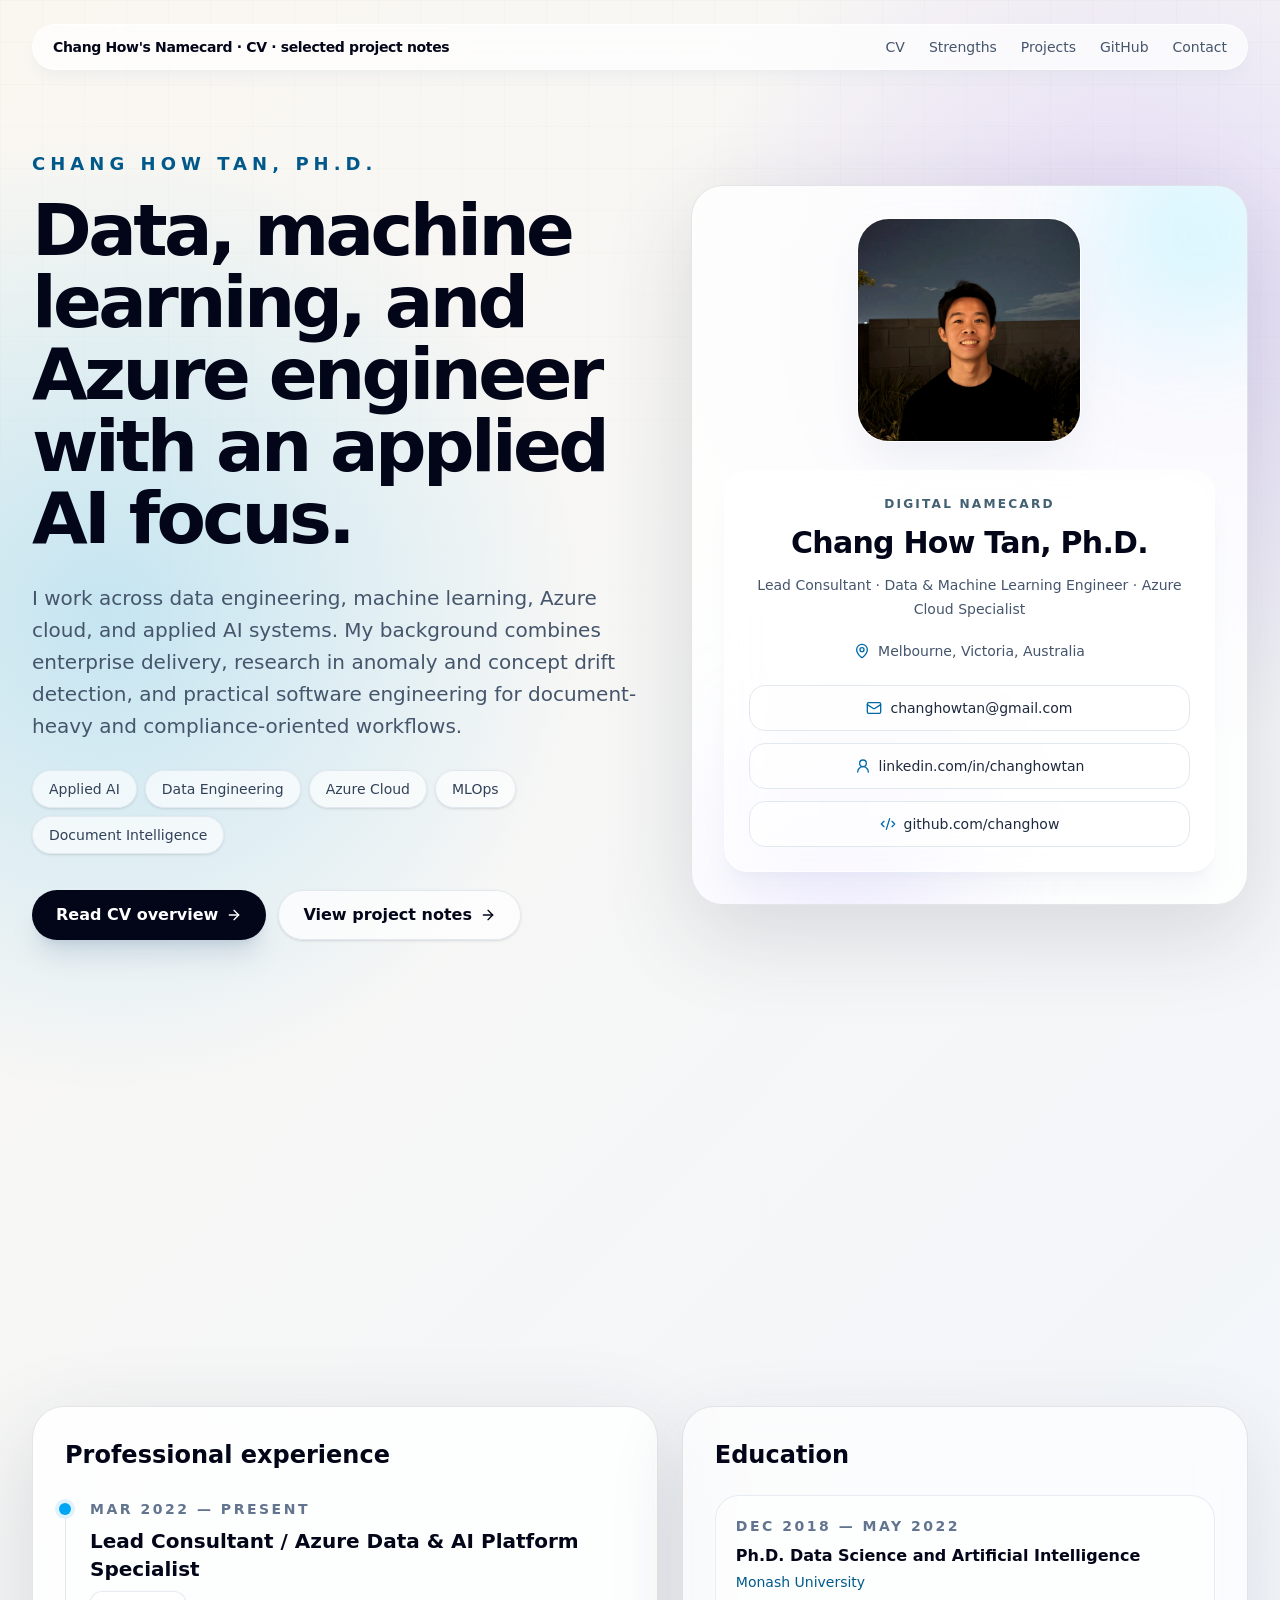
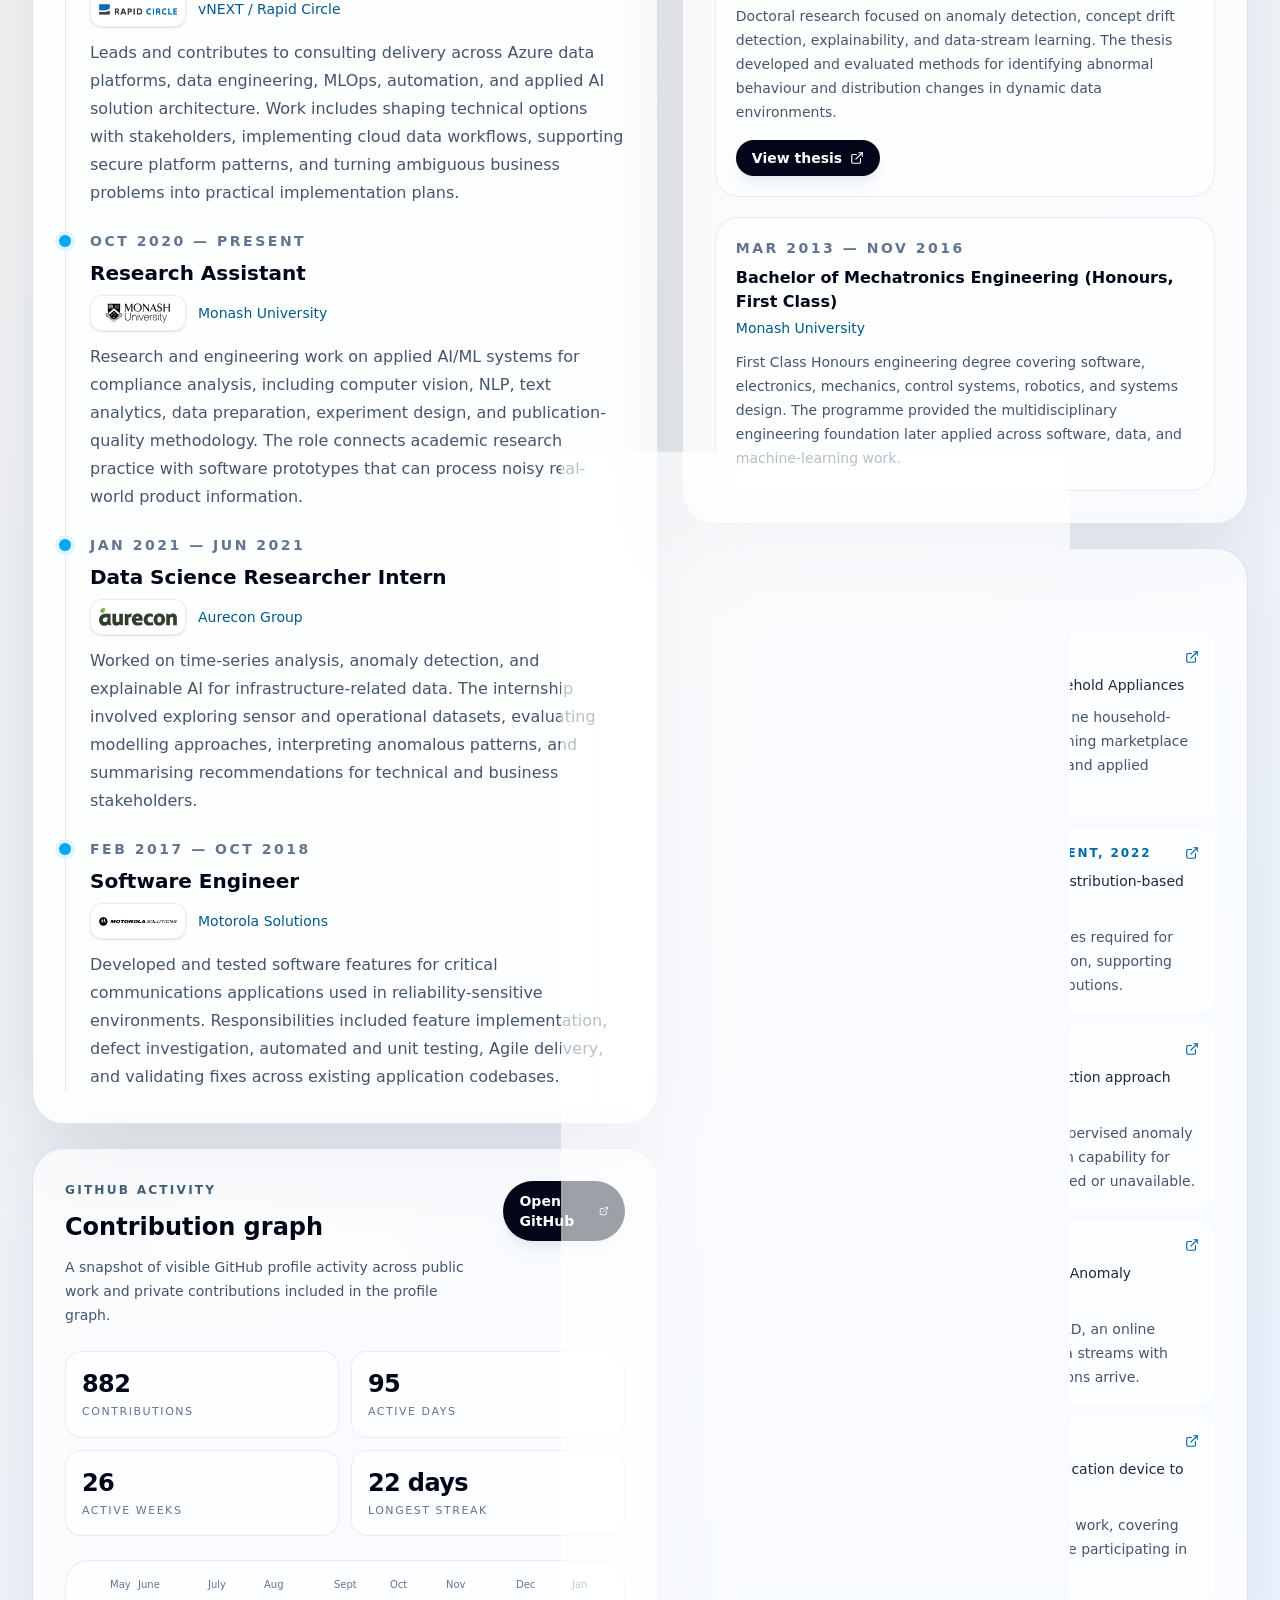
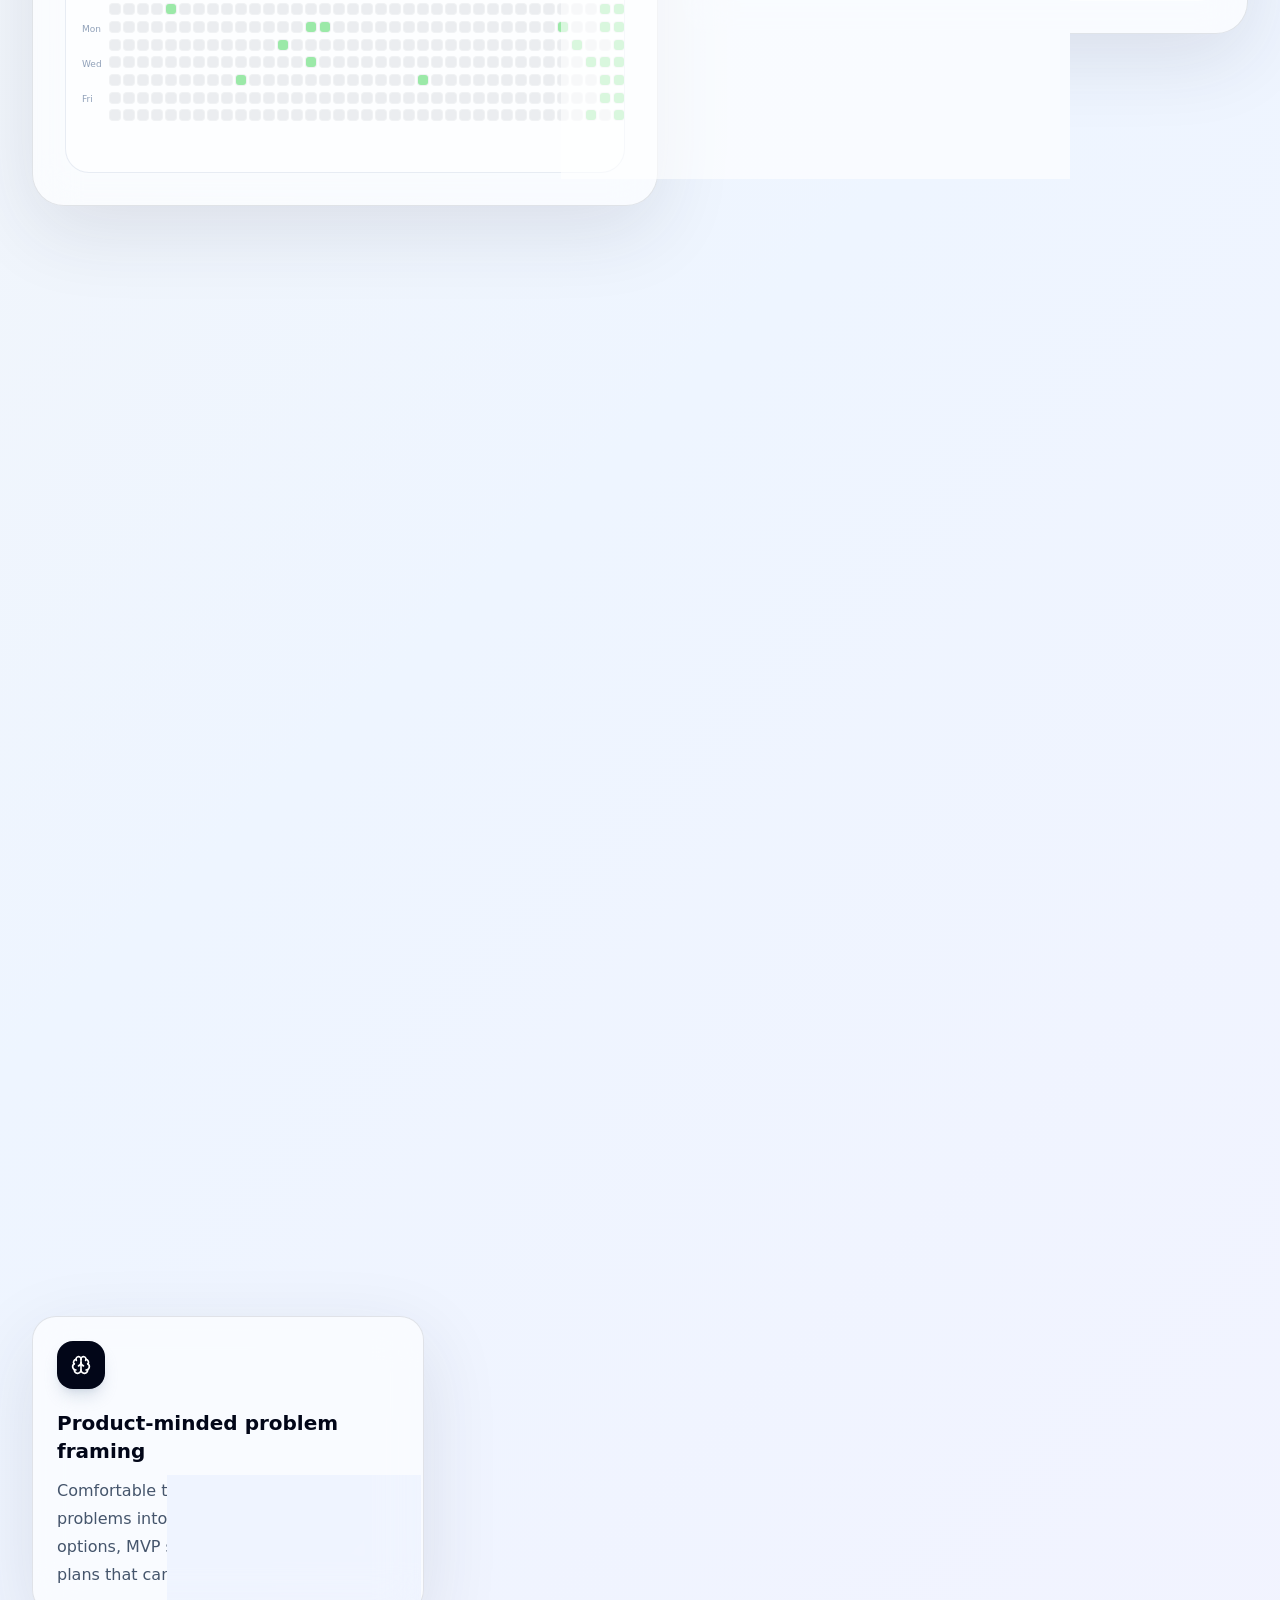
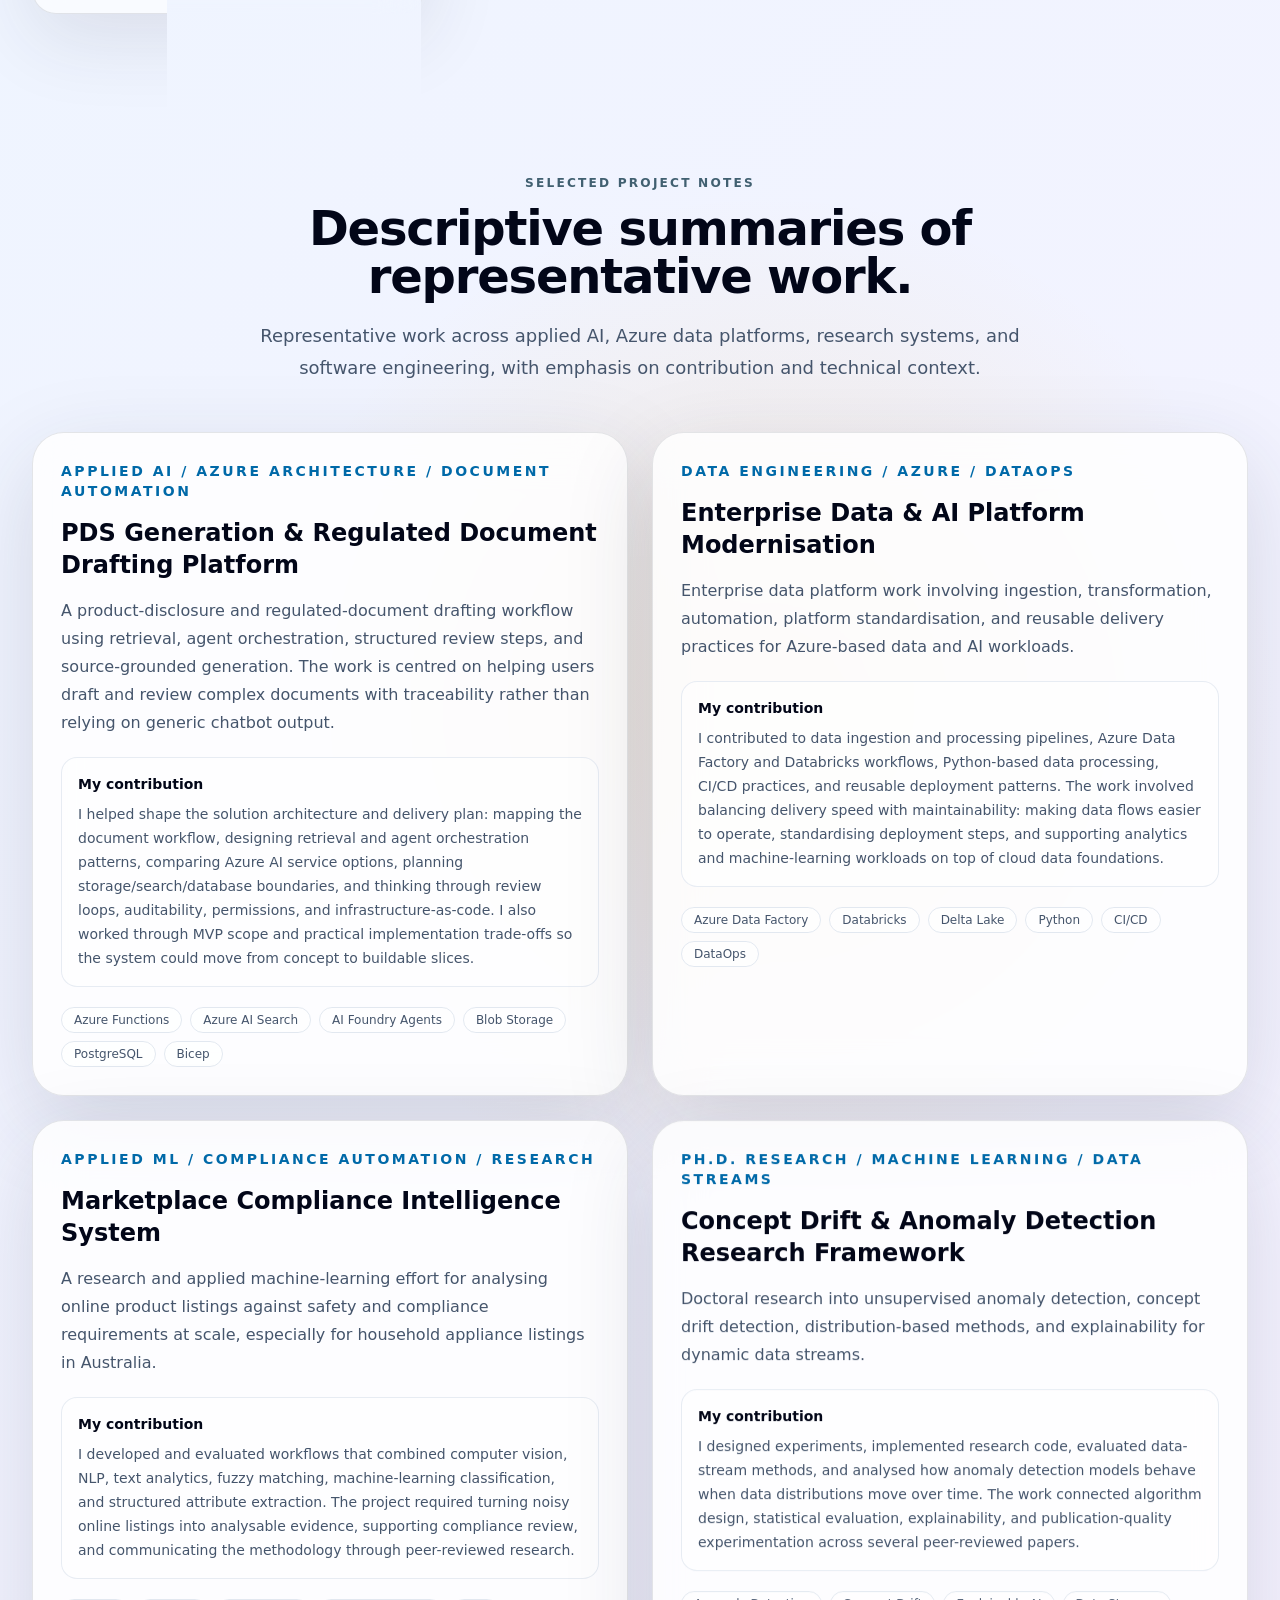
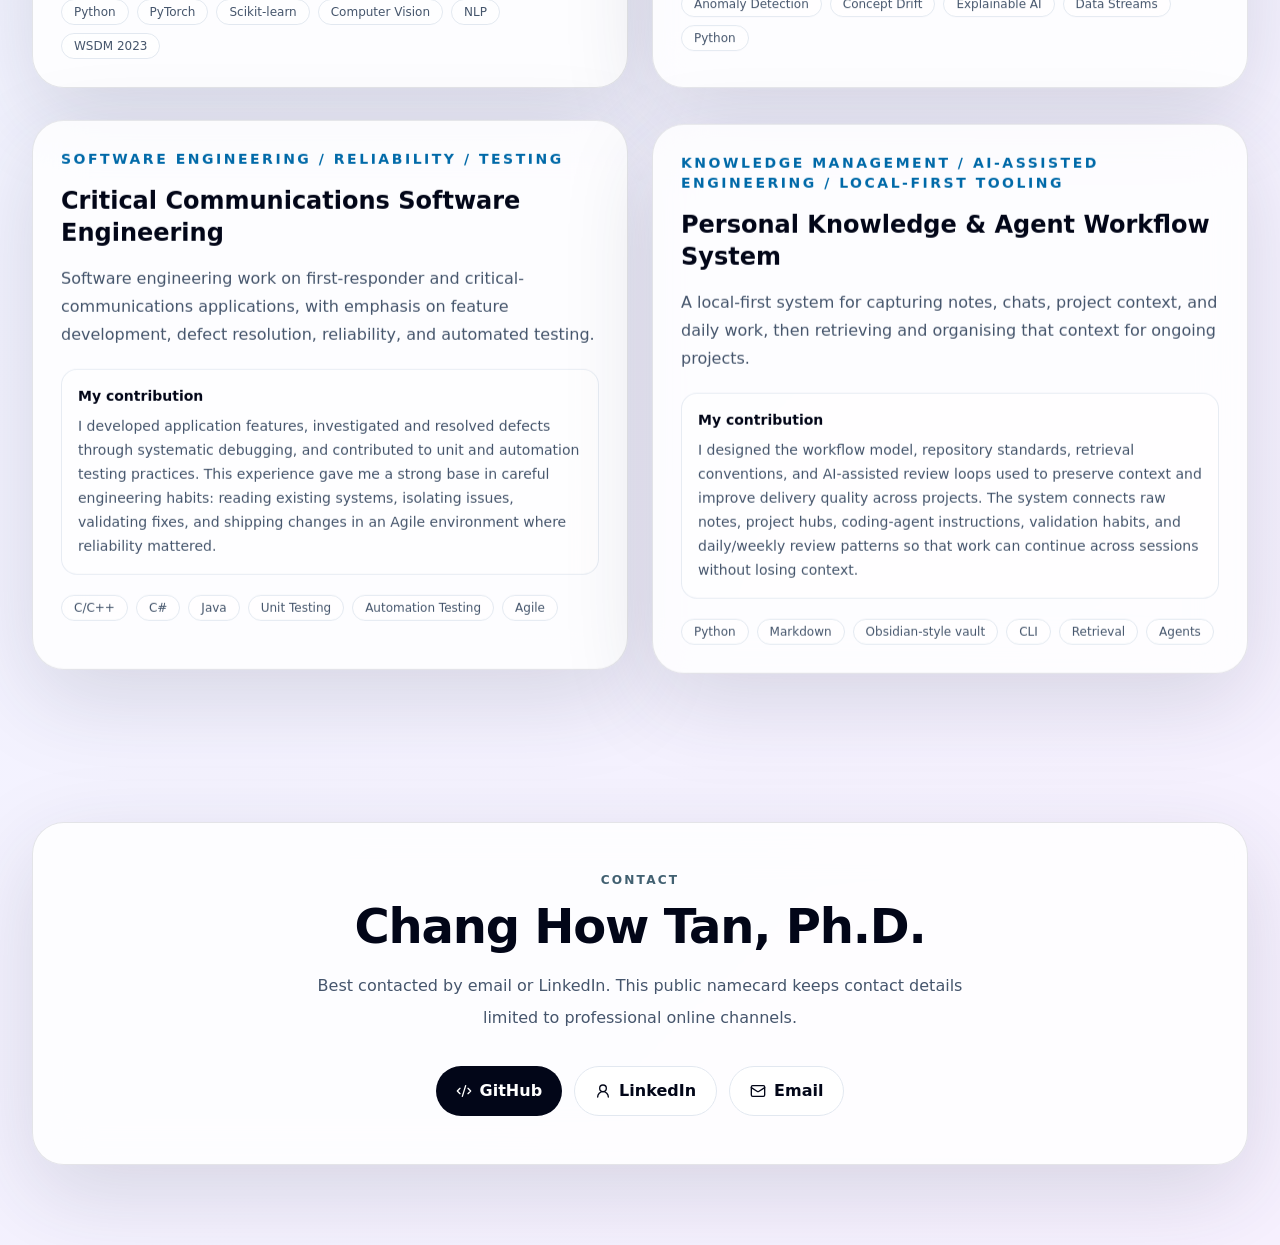
<file: index.html>
<!DOCTYPE html><html lang="en"><head><meta charSet="utf-8"/><meta name="viewport" content="width=device-width, initial-scale=1"/><link rel="preload" as="image" href="profile-photo.jpeg"/><link rel="stylesheet" href="/_next/static/chunks/04u6c.9cf-v_0.css" data-precedence="next"/><link rel="preload" as="script" fetchPriority="low" href="/_next/static/chunks/0ht900cau6_ur.js"/><script src="/_next/static/chunks/0t2z5hkh7v~~b.js" async=""></script><script src="/_next/static/chunks/07lhk_q6pmm3r.js" async=""></script><script src="/_next/static/chunks/turbopack-0cek.dh0dqtgy.js" async=""></script><script src="/_next/static/chunks/0dbhjjzl8qfwv.js" async=""></script><script src="/_next/static/chunks/0kqw271ydnsgl.js" async=""></script><title>Dr Chang How Tan — AI, Data &amp; Product Engineering</title><meta name="description" content="A modern namecard, CV, and selected-work portfolio for Dr Chang How Tan, Ph.D.: practical AI, Azure, data engineering, automation, and product-minded delivery."/><meta property="og:title" content="Dr Chang How Tan — AI, Data &amp; Product Engineering"/><meta property="og:description" content="A modern namecard, CV, and selected-work portfolio for Dr Chang How Tan, Ph.D.: practical AI, Azure, data engineering, automation, and product-minded delivery."/><meta property="og:url" content="https://changhow.github.io/"/><meta property="og:site_name" content="Dr Chang How Tan"/><meta property="og:type" content="website"/><meta name="twitter:card" content="summary"/><meta name="twitter:title" content="Dr Chang How Tan — AI, Data &amp; Product Engineering"/><meta name="twitter:description" content="A modern namecard, CV, and selected-work portfolio for Dr Chang How Tan, Ph.D.: practical AI, Azure, data engineering, automation, and product-minded delivery."/><script src="/_next/static/chunks/03~yq9q893hmn.js" noModule=""></script></head><body><div hidden=""><!--$--><!--/$--></div><main class="relative overflow-x-clip px-4 py-4 md:px-8 md:py-6"><nav class="sticky top-3 z-50 mx-auto flex max-w-7xl items-center justify-between gap-4 rounded-full border border-white/70 bg-white/70 px-4 py-3 text-sm shadow-lg shadow-slate-300/20 backdrop-blur-2xl md:top-4 md:px-5"><a href="#top" class="min-w-0 font-semibold tracking-tight text-slate-950"><span class="block truncate sm:hidden">Chang How&#x27;s Namecard</span><span class="hidden truncate sm:block">Chang How&#x27;s Namecard · CV · selected project notes</span></a><div class="hidden gap-6 text-slate-600 lg:flex"><a href="#cv" class="hover:text-slate-950">CV</a><a href="#strengths" class="hover:text-slate-950">Strengths</a><a href="#work" class="hover:text-slate-950">Projects</a><a href="#github" class="hover:text-slate-950">GitHub</a><a href="#contact" class="hover:text-slate-950">Contact</a></div></nav><section id="top" class="mx-auto grid max-w-7xl items-center gap-10 pb-20 pt-14 md:grid-cols-[1fr_0.9fr] md:pt-20"><div><p class="text-lg font-semibold uppercase tracking-[0.28em] text-sky-800" style="opacity:0;transform:translateY(28px)">Chang How Tan, Ph.D.</p><h1 class="mt-4 max-w-4xl text-5xl font-semibold tracking-[-0.05em] text-slate-950 md:text-7xl" style="opacity:0;transform:translateY(28px)">Data, machine learning, and Azure engineer with an applied AI focus.</h1><p class="mt-7 max-w-2xl text-lg leading-8 text-slate-600 md:text-xl" style="opacity:0;transform:translateY(28px)">I work across data engineering, machine learning, Azure cloud, and applied AI systems. My background combines enterprise delivery, research in anomaly and concept drift detection, and practical software engineering for document-heavy and compliance-oriented workflows.</p><div class="mt-7 flex flex-wrap gap-2" style="opacity:0;transform:translateY(28px)"><span class="rounded-full border border-slate-200 bg-white/65 px-4 py-2 text-sm font-medium text-slate-700 shadow-sm backdrop-blur-xl">Applied AI</span><span class="rounded-full border border-slate-200 bg-white/65 px-4 py-2 text-sm font-medium text-slate-700 shadow-sm backdrop-blur-xl">Data Engineering</span><span class="rounded-full border border-slate-200 bg-white/65 px-4 py-2 text-sm font-medium text-slate-700 shadow-sm backdrop-blur-xl">Azure Cloud</span><span class="rounded-full border border-slate-200 bg-white/65 px-4 py-2 text-sm font-medium text-slate-700 shadow-sm backdrop-blur-xl">MLOps</span><span class="rounded-full border border-slate-200 bg-white/65 px-4 py-2 text-sm font-medium text-slate-700 shadow-sm backdrop-blur-xl">Document Intelligence</span></div><div class="mt-9 flex flex-col gap-3 sm:flex-row" style="opacity:0;transform:translateY(28px)"><a href="#cv" class="inline-flex items-center justify-center gap-2 rounded-full bg-slate-950 px-6 py-3 font-semibold text-white shadow-xl shadow-slate-400/30 transition hover:-translate-y-0.5 hover:bg-slate-800">Read CV overview <svg xmlns="http://www.w3.org/2000/svg" width="24" height="24" viewBox="0 0 24 24" fill="none" stroke="currentColor" stroke-width="2" stroke-linecap="round" stroke-linejoin="round" class="lucide lucide-arrow-right h-4 w-4" aria-hidden="true"><path d="M5 12h14"></path><path d="m12 5 7 7-7 7"></path></svg></a><a href="#work" class="inline-flex items-center justify-center gap-2 rounded-full border border-slate-200 bg-white/70 px-6 py-3 font-semibold text-slate-950 shadow-sm backdrop-blur-xl transition hover:-translate-y-0.5">View project notes <svg xmlns="http://www.w3.org/2000/svg" width="24" height="24" viewBox="0 0 24 24" fill="none" stroke="currentColor" stroke-width="2" stroke-linecap="round" stroke-linejoin="round" class="lucide lucide-arrow-right h-4 w-4" aria-hidden="true"><path d="M5 12h14"></path><path d="m12 5 7 7-7 7"></path></svg></a></div></div><div style="opacity:0;transform:scale(0.96)"><div class="relative overflow-hidden rounded-[2rem] glass-strong p-6 md:p-8"><div class="absolute -right-12 -top-12 h-48 w-48 rounded-full bg-cyan-300/25 blur-3xl"></div><div class="absolute -bottom-14 left-10 h-56 w-56 rounded-full bg-violet-300/25 blur-3xl"></div><div class="relative min-w-0"><div class="mx-auto h-44 w-44 overflow-hidden rounded-[2rem] border border-white/80 bg-white shadow-2xl shadow-slate-300/40 md:h-56 md:w-56"><img src="profile-photo.jpeg" alt="Portrait of Chang How Tan" class="h-full w-full object-cover object-[50%_38%] brightness-110 contrast-105"/></div><div class="mt-7 rounded-3xl border border-white/70 bg-white/65 p-6 text-center shadow-xl shadow-slate-300/20 backdrop-blur-xl"><p class="eyebrow">Digital namecard</p><h2 class="mt-3 text-3xl font-semibold tracking-tight text-slate-950">Chang How Tan, Ph.D.</h2><p class="mt-3 text-sm font-medium leading-6 text-slate-600">Lead Consultant · Data &amp; Machine Learning Engineer · Azure Cloud Specialist</p><div class="mt-5 flex items-center justify-center gap-2 text-sm text-slate-600"><svg xmlns="http://www.w3.org/2000/svg" width="24" height="24" viewBox="0 0 24 24" fill="none" stroke="currentColor" stroke-width="2" stroke-linecap="round" stroke-linejoin="round" class="lucide lucide-map-pin h-4 w-4 text-sky-700" aria-hidden="true"><path d="M20 10c0 4.993-5.539 10.193-7.399 11.799a1 1 0 0 1-1.202 0C9.539 20.193 4 14.993 4 10a8 8 0 0 1 16 0"></path><circle cx="12" cy="10" r="3"></circle></svg>Melbourne, Victoria, Australia</div><div class="mt-6 grid gap-3 text-sm"><a href="mailto:changhowtan@gmail.com" class="inline-flex items-center justify-center gap-2 rounded-2xl border border-slate-200 bg-white/70 px-4 py-3 font-medium text-slate-800 transition hover:-translate-y-0.5 hover:bg-white"><svg xmlns="http://www.w3.org/2000/svg" width="24" height="24" viewBox="0 0 24 24" fill="none" stroke="currentColor" stroke-width="2" stroke-linecap="round" stroke-linejoin="round" class="lucide lucide-mail h-4 w-4 text-sky-700" aria-hidden="true"><path d="m22 7-8.991 5.727a2 2 0 0 1-2.009 0L2 7"></path><rect x="2" y="4" width="20" height="16" rx="2"></rect></svg> <!-- -->changhowtan@gmail.com</a><a href="https://www.linkedin.com/in/changhowtan/" class="inline-flex items-center justify-center gap-2 rounded-2xl border border-slate-200 bg-white/70 px-4 py-3 font-medium text-slate-800 transition hover:-translate-y-0.5 hover:bg-white"><svg xmlns="http://www.w3.org/2000/svg" width="24" height="24" viewBox="0 0 24 24" fill="none" stroke="currentColor" stroke-width="2" stroke-linecap="round" stroke-linejoin="round" class="lucide lucide-user-round h-4 w-4 text-sky-700" aria-hidden="true"><circle cx="12" cy="8" r="5"></circle><path d="M20 21a8 8 0 0 0-16 0"></path></svg> linkedin.com/in/changhowtan</a><a href="https://github.com/changhow" class="inline-flex items-center justify-center gap-2 rounded-2xl border border-slate-200 bg-white/70 px-4 py-3 font-medium text-slate-800 transition hover:-translate-y-0.5 hover:bg-white"><svg xmlns="http://www.w3.org/2000/svg" width="24" height="24" viewBox="0 0 24 24" fill="none" stroke="currentColor" stroke-width="2" stroke-linecap="round" stroke-linejoin="round" class="lucide lucide-code-xml h-4 w-4 text-sky-700" aria-hidden="true"><path d="m18 16 4-4-4-4"></path><path d="m6 8-4 4 4 4"></path><path d="m14.5 4-5 16"></path></svg> github.com/changhow</a></div></div></div></div></div></section><section id="cv" class="mx-auto max-w-7xl py-20"><div class="mx-auto mb-12 max-w-3xl text-center" style="opacity:0;transform:translateY(28px)"><p class="eyebrow">CV overview</p><h2 class="mt-3 text-3xl font-semibold tracking-tight text-slate-950 md:text-5xl">Career history, education, publications, and engineering focus.</h2><p class="mt-5 text-base leading-8 text-slate-600 md:text-lg">A concise overview of professional experience, academic background, research outputs, and engineering areas that shape Chang How&#x27;s work.</p></div><div class="grid min-w-0 items-start gap-6 lg:grid-cols-[1.05fr_0.95fr]"><div class="min-w-0 space-y-6"><div class="glass-strong min-w-0 overflow-hidden rounded-[2rem] p-6 md:p-8"><h3 class="text-2xl font-semibold text-slate-950">Professional experience</h3><div class="mt-7 space-y-6 border-l border-slate-200 pl-6"><article class="relative min-w-0"><div class="absolute -left-[31px] top-1 h-3 w-3 rounded-full bg-sky-500 ring-4 ring-sky-100"></div><p class="text-sm font-semibold uppercase tracking-[0.18em] text-slate-500">Mar 2022 — Present</p><h4 class="mt-2 break-words text-xl font-semibold text-slate-950">Lead Consultant / Azure Data &amp; AI Platform Specialist</h4><div class="mt-2 flex flex-wrap items-center gap-3"><span class="flex h-9 w-24 shrink-0 items-center justify-center rounded-xl border border-slate-200/80 bg-white/75 px-2 shadow-sm"><img src="company-logos/rapid-circle.png" alt="Rapid Circle logo" class="max-h-5 max-w-full object-contain" loading="lazy"/></span><p class="text-sm font-medium text-sky-800">vNEXT / Rapid Circle</p></div><p class="mt-3 break-words leading-7 text-slate-600">Leads and contributes to consulting delivery across Azure data platforms, data engineering, MLOps, automation, and applied AI solution architecture. Work includes shaping technical options with stakeholders, implementing cloud data workflows, supporting secure platform patterns, and turning ambiguous business problems into practical implementation plans.</p></article><article class="relative min-w-0"><div class="absolute -left-[31px] top-1 h-3 w-3 rounded-full bg-sky-500 ring-4 ring-sky-100"></div><p class="text-sm font-semibold uppercase tracking-[0.18em] text-slate-500">Oct 2020 — Present</p><h4 class="mt-2 break-words text-xl font-semibold text-slate-950">Research Assistant</h4><div class="mt-2 flex flex-wrap items-center gap-3"><span class="flex h-9 w-24 shrink-0 items-center justify-center rounded-xl border border-slate-200/80 bg-white/75 px-2 shadow-sm"><img src="company-logos/monash-university.svg" alt="Monash University logo" class="max-h-5 max-w-full object-contain" loading="lazy"/></span><p class="text-sm font-medium text-sky-800">Monash University</p></div><p class="mt-3 break-words leading-7 text-slate-600">Research and engineering work on applied AI/ML systems for compliance analysis, including computer vision, NLP, text analytics, data preparation, experiment design, and publication-quality methodology. The role connects academic research practice with software prototypes that can process noisy real-world product information.</p></article><article class="relative min-w-0"><div class="absolute -left-[31px] top-1 h-3 w-3 rounded-full bg-sky-500 ring-4 ring-sky-100"></div><p class="text-sm font-semibold uppercase tracking-[0.18em] text-slate-500">Jan 2021 — Jun 2021</p><h4 class="mt-2 break-words text-xl font-semibold text-slate-950">Data Science Researcher Intern</h4><div class="mt-2 flex flex-wrap items-center gap-3"><span class="flex h-9 w-24 shrink-0 items-center justify-center rounded-xl border border-slate-200/80 bg-white/75 px-2 shadow-sm"><img src="company-logos/aurecon.svg" alt="Aurecon logo" class="max-h-5 max-w-full object-contain" loading="lazy"/></span><p class="text-sm font-medium text-sky-800">Aurecon Group</p></div><p class="mt-3 break-words leading-7 text-slate-600">Worked on time-series analysis, anomaly detection, and explainable AI for infrastructure-related data. The internship involved exploring sensor and operational datasets, evaluating modelling approaches, interpreting anomalous patterns, and summarising recommendations for technical and business stakeholders.</p></article><article class="relative min-w-0"><div class="absolute -left-[31px] top-1 h-3 w-3 rounded-full bg-sky-500 ring-4 ring-sky-100"></div><p class="text-sm font-semibold uppercase tracking-[0.18em] text-slate-500">Feb 2017 — Oct 2018</p><h4 class="mt-2 break-words text-xl font-semibold text-slate-950">Software Engineer</h4><div class="mt-2 flex flex-wrap items-center gap-3"><span class="flex h-9 w-24 shrink-0 items-center justify-center rounded-xl border border-slate-200/80 bg-white/75 px-2 shadow-sm"><img src="company-logos/motorola-solutions.png" alt="Motorola Solutions logo" class="max-h-5 max-w-full object-contain" loading="lazy"/></span><p class="text-sm font-medium text-sky-800">Motorola Solutions</p></div><p class="mt-3 break-words leading-7 text-slate-600">Developed and tested software features for critical communications applications used in reliability-sensitive environments. Responsibilities included feature implementation, defect investigation, automated and unit testing, Agile delivery, and validating fixes across existing application codebases.</p></article></div></div><div id="github" class="glass min-w-0 scroll-mt-28 overflow-hidden rounded-[2rem] p-5 md:p-8 hidden lg:block" style="opacity:0;transform:translateY(28px)"><div class="flex flex-col gap-5 sm:flex-row sm:items-start sm:justify-between lg:flex-col xl:flex-row"><div><p class="eyebrow">GitHub activity</p><h3 class="mt-3 text-2xl font-semibold text-slate-950">Contribution graph</h3><p class="mt-3 max-w-xl text-sm leading-6 text-slate-600">A snapshot of visible GitHub profile activity across public work and private contributions included in the profile graph.</p></div><a href="https://github.com/changhow" class="inline-flex items-center justify-center gap-2 rounded-full bg-slate-950 px-4 py-2.5 text-sm font-semibold text-white shadow-lg shadow-slate-300/40 transition hover:-translate-y-0.5 hover:bg-slate-800" target="_blank" rel="noreferrer">Open GitHub <svg xmlns="http://www.w3.org/2000/svg" width="24" height="24" viewBox="0 0 24 24" fill="none" stroke="currentColor" stroke-width="2" stroke-linecap="round" stroke-linejoin="round" class="lucide lucide-external-link h-3.5 w-3.5" aria-hidden="true"><path d="M15 3h6v6"></path><path d="M10 14 21 3"></path><path d="M18 13v6a2 2 0 0 1-2 2H5a2 2 0 0 1-2-2V8a2 2 0 0 1 2-2h6"></path></svg></a></div><div class="mt-6 grid grid-cols-2 gap-3"><div class="rounded-2xl border border-slate-200/80 bg-white/60 p-4"><p class="text-2xl font-semibold tracking-tight text-slate-950">882</p><p class="mt-1 text-[11px] font-medium uppercase tracking-[0.14em] text-slate-500">contributions</p></div><div class="rounded-2xl border border-slate-200/80 bg-white/60 p-4"><p class="text-2xl font-semibold tracking-tight text-slate-950">95</p><p class="mt-1 text-[11px] font-medium uppercase tracking-[0.14em] text-slate-500">active days</p></div><div class="rounded-2xl border border-slate-200/80 bg-white/60 p-4"><p class="text-2xl font-semibold tracking-tight text-slate-950">26</p><p class="mt-1 text-[11px] font-medium uppercase tracking-[0.14em] text-slate-500">active weeks</p></div><div class="rounded-2xl border border-slate-200/80 bg-white/60 p-4"><p class="text-2xl font-semibold tracking-tight text-slate-950">22 days</p><p class="mt-1 text-[11px] font-medium uppercase tracking-[0.14em] text-slate-500">longest streak</p></div></div><div class="mt-6 max-w-full min-w-0 overflow-x-auto overscroll-x-contain rounded-3xl border border-slate-200/80 bg-white/60 p-4"><div class="relative w-max min-w-[520px] max-sm:min-w-[430px]"><div class="mb-3 grid grid-flow-col auto-cols-[10px] gap-[4px] pl-7 text-[10px] font-medium text-slate-500"><span style="grid-column-start:1">May</span><span style="grid-column-start:3">Jun</span><span style="grid-column-start:8">Jul</span><span style="grid-column-start:12">Aug</span><span style="grid-column-start:17">Sept</span><span style="grid-column-start:21">Oct</span><span style="grid-column-start:25">Nov</span><span style="grid-column-start:30">Dec</span><span style="grid-column-start:34">Jan</span><span style="grid-column-start:38">Feb</span><span style="grid-column-start:42">Mar</span><span style="grid-column-start:47">Apr</span><span style="grid-column-start:51">May</span></div><div class="flex gap-2"><div class="grid grid-rows-7 gap-[4px] pt-[1px] text-[9px] font-medium text-slate-400"><span></span><span>Mon</span><span></span><span>Wed</span><span></span><span>Fri</span><span></span></div><div class="grid grid-flow-col auto-cols-[10px] grid-rows-7 gap-[4px]"><span title="2025-05-20: 0 contributions" aria-label="2025-05-20: 0 contributions" class="h-2.5 w-2.5 rounded-[3px] ring-1 ring-slate-900/5 transition hover:scale-125 hover:ring-slate-500/30" style="background-color:#ebedf0"></span><span title="2025-05-21: 0 contributions" aria-label="2025-05-21: 0 contributions" class="h-2.5 w-2.5 rounded-[3px] ring-1 ring-slate-900/5 transition hover:scale-125 hover:ring-slate-500/30" style="background-color:#ebedf0"></span><span title="2025-05-22: 0 contributions" aria-label="2025-05-22: 0 contributions" class="h-2.5 w-2.5 rounded-[3px] ring-1 ring-slate-900/5 transition hover:scale-125 hover:ring-slate-500/30" style="background-color:#ebedf0"></span><span title="2025-05-23: 0 contributions" aria-label="2025-05-23: 0 contributions" class="h-2.5 w-2.5 rounded-[3px] ring-1 ring-slate-900/5 transition hover:scale-125 hover:ring-slate-500/30" style="background-color:#ebedf0"></span><span title="2025-05-24: 0 contributions" aria-label="2025-05-24: 0 contributions" class="h-2.5 w-2.5 rounded-[3px] ring-1 ring-slate-900/5 transition hover:scale-125 hover:ring-slate-500/30" style="background-color:#ebedf0"></span><span title="2025-05-25: 0 contributions" aria-label="2025-05-25: 0 contributions" class="h-2.5 w-2.5 rounded-[3px] ring-1 ring-slate-900/5 transition hover:scale-125 hover:ring-slate-500/30" style="background-color:#ebedf0"></span><span title="2025-05-26: 0 contributions" aria-label="2025-05-26: 0 contributions" class="h-2.5 w-2.5 rounded-[3px] ring-1 ring-slate-900/5 transition hover:scale-125 hover:ring-slate-500/30" style="background-color:#ebedf0"></span><span title="2025-05-27: 0 contributions" aria-label="2025-05-27: 0 contributions" class="h-2.5 w-2.5 rounded-[3px] ring-1 ring-slate-900/5 transition hover:scale-125 hover:ring-slate-500/30" style="background-color:#ebedf0"></span><span title="2025-05-28: 0 contributions" aria-label="2025-05-28: 0 contributions" class="h-2.5 w-2.5 rounded-[3px] ring-1 ring-slate-900/5 transition hover:scale-125 hover:ring-slate-500/30" style="background-color:#ebedf0"></span><span title="2025-05-29: 0 contributions" aria-label="2025-05-29: 0 contributions" class="h-2.5 w-2.5 rounded-[3px] ring-1 ring-slate-900/5 transition hover:scale-125 hover:ring-slate-500/30" style="background-color:#ebedf0"></span><span title="2025-05-30: 0 contributions" aria-label="2025-05-30: 0 contributions" class="h-2.5 w-2.5 rounded-[3px] ring-1 ring-slate-900/5 transition hover:scale-125 hover:ring-slate-500/30" style="background-color:#ebedf0"></span><span title="2025-05-31: 0 contributions" aria-label="2025-05-31: 0 contributions" class="h-2.5 w-2.5 rounded-[3px] ring-1 ring-slate-900/5 transition hover:scale-125 hover:ring-slate-500/30" style="background-color:#ebedf0"></span><span title="2025-06-01: 0 contributions" aria-label="2025-06-01: 0 contributions" class="h-2.5 w-2.5 rounded-[3px] ring-1 ring-slate-900/5 transition hover:scale-125 hover:ring-slate-500/30" style="background-color:#ebedf0"></span><span title="2025-06-02: 0 contributions" aria-label="2025-06-02: 0 contributions" class="h-2.5 w-2.5 rounded-[3px] ring-1 ring-slate-900/5 transition hover:scale-125 hover:ring-slate-500/30" style="background-color:#ebedf0"></span><span title="2025-06-03: 0 contributions" aria-label="2025-06-03: 0 contributions" class="h-2.5 w-2.5 rounded-[3px] ring-1 ring-slate-900/5 transition hover:scale-125 hover:ring-slate-500/30" style="background-color:#ebedf0"></span><span title="2025-06-04: 0 contributions" aria-label="2025-06-04: 0 contributions" class="h-2.5 w-2.5 rounded-[3px] ring-1 ring-slate-900/5 transition hover:scale-125 hover:ring-slate-500/30" style="background-color:#ebedf0"></span><span title="2025-06-05: 0 contributions" aria-label="2025-06-05: 0 contributions" class="h-2.5 w-2.5 rounded-[3px] ring-1 ring-slate-900/5 transition hover:scale-125 hover:ring-slate-500/30" style="background-color:#ebedf0"></span><span title="2025-06-06: 0 contributions" aria-label="2025-06-06: 0 contributions" class="h-2.5 w-2.5 rounded-[3px] ring-1 ring-slate-900/5 transition hover:scale-125 hover:ring-slate-500/30" style="background-color:#ebedf0"></span><span title="2025-06-07: 0 contributions" aria-label="2025-06-07: 0 contributions" class="h-2.5 w-2.5 rounded-[3px] ring-1 ring-slate-900/5 transition hover:scale-125 hover:ring-slate-500/30" style="background-color:#ebedf0"></span><span title="2025-06-08: 0 contributions" aria-label="2025-06-08: 0 contributions" class="h-2.5 w-2.5 rounded-[3px] ring-1 ring-slate-900/5 transition hover:scale-125 hover:ring-slate-500/30" style="background-color:#ebedf0"></span><span title="2025-06-09: 0 contributions" aria-label="2025-06-09: 0 contributions" class="h-2.5 w-2.5 rounded-[3px] ring-1 ring-slate-900/5 transition hover:scale-125 hover:ring-slate-500/30" style="background-color:#ebedf0"></span><span title="2025-06-10: 0 contributions" aria-label="2025-06-10: 0 contributions" class="h-2.5 w-2.5 rounded-[3px] ring-1 ring-slate-900/5 transition hover:scale-125 hover:ring-slate-500/30" style="background-color:#ebedf0"></span><span title="2025-06-11: 0 contributions" aria-label="2025-06-11: 0 contributions" class="h-2.5 w-2.5 rounded-[3px] ring-1 ring-slate-900/5 transition hover:scale-125 hover:ring-slate-500/30" style="background-color:#ebedf0"></span><span title="2025-06-12: 0 contributions" aria-label="2025-06-12: 0 contributions" class="h-2.5 w-2.5 rounded-[3px] ring-1 ring-slate-900/5 transition hover:scale-125 hover:ring-slate-500/30" style="background-color:#ebedf0"></span><span title="2025-06-13: 0 contributions" aria-label="2025-06-13: 0 contributions" class="h-2.5 w-2.5 rounded-[3px] ring-1 ring-slate-900/5 transition hover:scale-125 hover:ring-slate-500/30" style="background-color:#ebedf0"></span><span title="2025-06-14: 0 contributions" aria-label="2025-06-14: 0 contributions" class="h-2.5 w-2.5 rounded-[3px] ring-1 ring-slate-900/5 transition hover:scale-125 hover:ring-slate-500/30" style="background-color:#ebedf0"></span><span title="2025-06-15: 0 contributions" aria-label="2025-06-15: 0 contributions" class="h-2.5 w-2.5 rounded-[3px] ring-1 ring-slate-900/5 transition hover:scale-125 hover:ring-slate-500/30" style="background-color:#ebedf0"></span><span title="2025-06-16: 0 contributions" aria-label="2025-06-16: 0 contributions" class="h-2.5 w-2.5 rounded-[3px] ring-1 ring-slate-900/5 transition hover:scale-125 hover:ring-slate-500/30" style="background-color:#ebedf0"></span><span title="2025-06-17: 1 contribution" aria-label="2025-06-17: 1 contribution" class="h-2.5 w-2.5 rounded-[3px] ring-1 ring-slate-900/5 transition hover:scale-125 hover:ring-slate-500/30" style="background-color:#9be9a8"></span><span title="2025-06-18: 0 contributions" aria-label="2025-06-18: 0 contributions" class="h-2.5 w-2.5 rounded-[3px] ring-1 ring-slate-900/5 transition hover:scale-125 hover:ring-slate-500/30" style="background-color:#ebedf0"></span><span title="2025-06-19: 0 contributions" aria-label="2025-06-19: 0 contributions" class="h-2.5 w-2.5 rounded-[3px] ring-1 ring-slate-900/5 transition hover:scale-125 hover:ring-slate-500/30" style="background-color:#ebedf0"></span><span title="2025-06-20: 0 contributions" aria-label="2025-06-20: 0 contributions" class="h-2.5 w-2.5 rounded-[3px] ring-1 ring-slate-900/5 transition hover:scale-125 hover:ring-slate-500/30" style="background-color:#ebedf0"></span><span title="2025-06-21: 0 contributions" aria-label="2025-06-21: 0 contributions" class="h-2.5 w-2.5 rounded-[3px] ring-1 ring-slate-900/5 transition hover:scale-125 hover:ring-slate-500/30" style="background-color:#ebedf0"></span><span title="2025-06-22: 0 contributions" aria-label="2025-06-22: 0 contributions" class="h-2.5 w-2.5 rounded-[3px] ring-1 ring-slate-900/5 transition hover:scale-125 hover:ring-slate-500/30" style="background-color:#ebedf0"></span><span title="2025-06-23: 0 contributions" aria-label="2025-06-23: 0 contributions" class="h-2.5 w-2.5 rounded-[3px] ring-1 ring-slate-900/5 transition hover:scale-125 hover:ring-slate-500/30" style="background-color:#ebedf0"></span><span title="2025-06-24: 0 contributions" aria-label="2025-06-24: 0 contributions" class="h-2.5 w-2.5 rounded-[3px] ring-1 ring-slate-900/5 transition hover:scale-125 hover:ring-slate-500/30" style="background-color:#ebedf0"></span><span title="2025-06-25: 0 contributions" aria-label="2025-06-25: 0 contributions" class="h-2.5 w-2.5 rounded-[3px] ring-1 ring-slate-900/5 transition hover:scale-125 hover:ring-slate-500/30" style="background-color:#ebedf0"></span><span title="2025-06-26: 0 contributions" aria-label="2025-06-26: 0 contributions" class="h-2.5 w-2.5 rounded-[3px] ring-1 ring-slate-900/5 transition hover:scale-125 hover:ring-slate-500/30" style="background-color:#ebedf0"></span><span title="2025-06-27: 0 contributions" aria-label="2025-06-27: 0 contributions" class="h-2.5 w-2.5 rounded-[3px] ring-1 ring-slate-900/5 transition hover:scale-125 hover:ring-slate-500/30" style="background-color:#ebedf0"></span><span title="2025-06-28: 0 contributions" aria-label="2025-06-28: 0 contributions" class="h-2.5 w-2.5 rounded-[3px] ring-1 ring-slate-900/5 transition hover:scale-125 hover:ring-slate-500/30" style="background-color:#ebedf0"></span><span title="2025-06-29: 0 contributions" aria-label="2025-06-29: 0 contributions" class="h-2.5 w-2.5 rounded-[3px] ring-1 ring-slate-900/5 transition hover:scale-125 hover:ring-slate-500/30" style="background-color:#ebedf0"></span><span title="2025-06-30: 0 contributions" aria-label="2025-06-30: 0 contributions" class="h-2.5 w-2.5 rounded-[3px] ring-1 ring-slate-900/5 transition hover:scale-125 hover:ring-slate-500/30" style="background-color:#ebedf0"></span><span title="2025-07-01: 0 contributions" aria-label="2025-07-01: 0 contributions" class="h-2.5 w-2.5 rounded-[3px] ring-1 ring-slate-900/5 transition hover:scale-125 hover:ring-slate-500/30" style="background-color:#ebedf0"></span><span title="2025-07-02: 0 contributions" aria-label="2025-07-02: 0 contributions" class="h-2.5 w-2.5 rounded-[3px] ring-1 ring-slate-900/5 transition hover:scale-125 hover:ring-slate-500/30" style="background-color:#ebedf0"></span><span title="2025-07-03: 0 contributions" aria-label="2025-07-03: 0 contributions" class="h-2.5 w-2.5 rounded-[3px] ring-1 ring-slate-900/5 transition hover:scale-125 hover:ring-slate-500/30" style="background-color:#ebedf0"></span><span title="2025-07-04: 0 contributions" aria-label="2025-07-04: 0 contributions" class="h-2.5 w-2.5 rounded-[3px] ring-1 ring-slate-900/5 transition hover:scale-125 hover:ring-slate-500/30" style="background-color:#ebedf0"></span><span title="2025-07-05: 0 contributions" aria-label="2025-07-05: 0 contributions" class="h-2.5 w-2.5 rounded-[3px] ring-1 ring-slate-900/5 transition hover:scale-125 hover:ring-slate-500/30" style="background-color:#ebedf0"></span><span title="2025-07-06: 0 contributions" aria-label="2025-07-06: 0 contributions" class="h-2.5 w-2.5 rounded-[3px] ring-1 ring-slate-900/5 transition hover:scale-125 hover:ring-slate-500/30" style="background-color:#ebedf0"></span><span title="2025-07-07: 0 contributions" aria-label="2025-07-07: 0 contributions" class="h-2.5 w-2.5 rounded-[3px] ring-1 ring-slate-900/5 transition hover:scale-125 hover:ring-slate-500/30" style="background-color:#ebedf0"></span><span title="2025-07-08: 0 contributions" aria-label="2025-07-08: 0 contributions" class="h-2.5 w-2.5 rounded-[3px] ring-1 ring-slate-900/5 transition hover:scale-125 hover:ring-slate-500/30" style="background-color:#ebedf0"></span><span title="2025-07-09: 0 contributions" aria-label="2025-07-09: 0 contributions" class="h-2.5 w-2.5 rounded-[3px] ring-1 ring-slate-900/5 transition hover:scale-125 hover:ring-slate-500/30" style="background-color:#ebedf0"></span><span title="2025-07-10: 0 contributions" aria-label="2025-07-10: 0 contributions" class="h-2.5 w-2.5 rounded-[3px] ring-1 ring-slate-900/5 transition hover:scale-125 hover:ring-slate-500/30" style="background-color:#ebedf0"></span><span title="2025-07-11: 0 contributions" aria-label="2025-07-11: 0 contributions" class="h-2.5 w-2.5 rounded-[3px] ring-1 ring-slate-900/5 transition hover:scale-125 hover:ring-slate-500/30" style="background-color:#ebedf0"></span><span title="2025-07-12: 0 contributions" aria-label="2025-07-12: 0 contributions" class="h-2.5 w-2.5 rounded-[3px] ring-1 ring-slate-900/5 transition hover:scale-125 hover:ring-slate-500/30" style="background-color:#ebedf0"></span><span title="2025-07-13: 0 contributions" aria-label="2025-07-13: 0 contributions" class="h-2.5 w-2.5 rounded-[3px] ring-1 ring-slate-900/5 transition hover:scale-125 hover:ring-slate-500/30" style="background-color:#ebedf0"></span><span title="2025-07-14: 0 contributions" aria-label="2025-07-14: 0 contributions" class="h-2.5 w-2.5 rounded-[3px] ring-1 ring-slate-900/5 transition hover:scale-125 hover:ring-slate-500/30" style="background-color:#ebedf0"></span><span title="2025-07-15: 0 contributions" aria-label="2025-07-15: 0 contributions" class="h-2.5 w-2.5 rounded-[3px] ring-1 ring-slate-900/5 transition hover:scale-125 hover:ring-slate-500/30" style="background-color:#ebedf0"></span><span title="2025-07-16: 0 contributions" aria-label="2025-07-16: 0 contributions" class="h-2.5 w-2.5 rounded-[3px] ring-1 ring-slate-900/5 transition hover:scale-125 hover:ring-slate-500/30" style="background-color:#ebedf0"></span><span title="2025-07-17: 0 contributions" aria-label="2025-07-17: 0 contributions" class="h-2.5 w-2.5 rounded-[3px] ring-1 ring-slate-900/5 transition hover:scale-125 hover:ring-slate-500/30" style="background-color:#ebedf0"></span><span title="2025-07-18: 0 contributions" aria-label="2025-07-18: 0 contributions" class="h-2.5 w-2.5 rounded-[3px] ring-1 ring-slate-900/5 transition hover:scale-125 hover:ring-slate-500/30" style="background-color:#ebedf0"></span><span title="2025-07-19: 0 contributions" aria-label="2025-07-19: 0 contributions" class="h-2.5 w-2.5 rounded-[3px] ring-1 ring-slate-900/5 transition hover:scale-125 hover:ring-slate-500/30" style="background-color:#ebedf0"></span><span title="2025-07-20: 0 contributions" aria-label="2025-07-20: 0 contributions" class="h-2.5 w-2.5 rounded-[3px] ring-1 ring-slate-900/5 transition hover:scale-125 hover:ring-slate-500/30" style="background-color:#ebedf0"></span><span title="2025-07-21: 0 contributions" aria-label="2025-07-21: 0 contributions" class="h-2.5 w-2.5 rounded-[3px] ring-1 ring-slate-900/5 transition hover:scale-125 hover:ring-slate-500/30" style="background-color:#ebedf0"></span><span title="2025-07-22: 0 contributions" aria-label="2025-07-22: 0 contributions" class="h-2.5 w-2.5 rounded-[3px] ring-1 ring-slate-900/5 transition hover:scale-125 hover:ring-slate-500/30" style="background-color:#ebedf0"></span><span title="2025-07-23: 0 contributions" aria-label="2025-07-23: 0 contributions" class="h-2.5 w-2.5 rounded-[3px] ring-1 ring-slate-900/5 transition hover:scale-125 hover:ring-slate-500/30" style="background-color:#ebedf0"></span><span title="2025-07-24: 0 contributions" aria-label="2025-07-24: 0 contributions" class="h-2.5 w-2.5 rounded-[3px] ring-1 ring-slate-900/5 transition hover:scale-125 hover:ring-slate-500/30" style="background-color:#ebedf0"></span><span title="2025-07-25: 0 contributions" aria-label="2025-07-25: 0 contributions" class="h-2.5 w-2.5 rounded-[3px] ring-1 ring-slate-900/5 transition hover:scale-125 hover:ring-slate-500/30" style="background-color:#ebedf0"></span><span title="2025-07-26: 1 contribution" aria-label="2025-07-26: 1 contribution" class="h-2.5 w-2.5 rounded-[3px] ring-1 ring-slate-900/5 transition hover:scale-125 hover:ring-slate-500/30" style="background-color:#9be9a8"></span><span title="2025-07-27: 0 contributions" aria-label="2025-07-27: 0 contributions" class="h-2.5 w-2.5 rounded-[3px] ring-1 ring-slate-900/5 transition hover:scale-125 hover:ring-slate-500/30" style="background-color:#ebedf0"></span><span title="2025-07-28: 0 contributions" aria-label="2025-07-28: 0 contributions" class="h-2.5 w-2.5 rounded-[3px] ring-1 ring-slate-900/5 transition hover:scale-125 hover:ring-slate-500/30" style="background-color:#ebedf0"></span><span title="2025-07-29: 0 contributions" aria-label="2025-07-29: 0 contributions" class="h-2.5 w-2.5 rounded-[3px] ring-1 ring-slate-900/5 transition hover:scale-125 hover:ring-slate-500/30" style="background-color:#ebedf0"></span><span title="2025-07-30: 0 contributions" aria-label="2025-07-30: 0 contributions" class="h-2.5 w-2.5 rounded-[3px] ring-1 ring-slate-900/5 transition hover:scale-125 hover:ring-slate-500/30" style="background-color:#ebedf0"></span><span title="2025-07-31: 0 contributions" aria-label="2025-07-31: 0 contributions" class="h-2.5 w-2.5 rounded-[3px] ring-1 ring-slate-900/5 transition hover:scale-125 hover:ring-slate-500/30" style="background-color:#ebedf0"></span><span title="2025-08-01: 0 contributions" aria-label="2025-08-01: 0 contributions" class="h-2.5 w-2.5 rounded-[3px] ring-1 ring-slate-900/5 transition hover:scale-125 hover:ring-slate-500/30" style="background-color:#ebedf0"></span><span title="2025-08-02: 0 contributions" aria-label="2025-08-02: 0 contributions" class="h-2.5 w-2.5 rounded-[3px] ring-1 ring-slate-900/5 transition hover:scale-125 hover:ring-slate-500/30" style="background-color:#ebedf0"></span><span title="2025-08-03: 0 contributions" aria-label="2025-08-03: 0 contributions" class="h-2.5 w-2.5 rounded-[3px] ring-1 ring-slate-900/5 transition hover:scale-125 hover:ring-slate-500/30" style="background-color:#ebedf0"></span><span title="2025-08-04: 0 contributions" aria-label="2025-08-04: 0 contributions" class="h-2.5 w-2.5 rounded-[3px] ring-1 ring-slate-900/5 transition hover:scale-125 hover:ring-slate-500/30" style="background-color:#ebedf0"></span><span title="2025-08-05: 0 contributions" aria-label="2025-08-05: 0 contributions" class="h-2.5 w-2.5 rounded-[3px] ring-1 ring-slate-900/5 transition hover:scale-125 hover:ring-slate-500/30" style="background-color:#ebedf0"></span><span title="2025-08-06: 0 contributions" aria-label="2025-08-06: 0 contributions" class="h-2.5 w-2.5 rounded-[3px] ring-1 ring-slate-900/5 transition hover:scale-125 hover:ring-slate-500/30" style="background-color:#ebedf0"></span><span title="2025-08-07: 0 contributions" aria-label="2025-08-07: 0 contributions" class="h-2.5 w-2.5 rounded-[3px] ring-1 ring-slate-900/5 transition hover:scale-125 hover:ring-slate-500/30" style="background-color:#ebedf0"></span><span title="2025-08-08: 0 contributions" aria-label="2025-08-08: 0 contributions" class="h-2.5 w-2.5 rounded-[3px] ring-1 ring-slate-900/5 transition hover:scale-125 hover:ring-slate-500/30" style="background-color:#ebedf0"></span><span title="2025-08-09: 0 contributions" aria-label="2025-08-09: 0 contributions" class="h-2.5 w-2.5 rounded-[3px] ring-1 ring-slate-900/5 transition hover:scale-125 hover:ring-slate-500/30" style="background-color:#ebedf0"></span><span title="2025-08-10: 0 contributions" aria-label="2025-08-10: 0 contributions" class="h-2.5 w-2.5 rounded-[3px] ring-1 ring-slate-900/5 transition hover:scale-125 hover:ring-slate-500/30" style="background-color:#ebedf0"></span><span title="2025-08-11: 0 contributions" aria-label="2025-08-11: 0 contributions" class="h-2.5 w-2.5 rounded-[3px] ring-1 ring-slate-900/5 transition hover:scale-125 hover:ring-slate-500/30" style="background-color:#ebedf0"></span><span title="2025-08-12: 0 contributions" aria-label="2025-08-12: 0 contributions" class="h-2.5 w-2.5 rounded-[3px] ring-1 ring-slate-900/5 transition hover:scale-125 hover:ring-slate-500/30" style="background-color:#ebedf0"></span><span title="2025-08-13: 0 contributions" aria-label="2025-08-13: 0 contributions" class="h-2.5 w-2.5 rounded-[3px] ring-1 ring-slate-900/5 transition hover:scale-125 hover:ring-slate-500/30" style="background-color:#ebedf0"></span><span title="2025-08-14: 2 contributions" aria-label="2025-08-14: 2 contributions" class="h-2.5 w-2.5 rounded-[3px] ring-1 ring-slate-900/5 transition hover:scale-125 hover:ring-slate-500/30" style="background-color:#9be9a8"></span><span title="2025-08-15: 0 contributions" aria-label="2025-08-15: 0 contributions" class="h-2.5 w-2.5 rounded-[3px] ring-1 ring-slate-900/5 transition hover:scale-125 hover:ring-slate-500/30" style="background-color:#ebedf0"></span><span title="2025-08-16: 0 contributions" aria-label="2025-08-16: 0 contributions" class="h-2.5 w-2.5 rounded-[3px] ring-1 ring-slate-900/5 transition hover:scale-125 hover:ring-slate-500/30" style="background-color:#ebedf0"></span><span title="2025-08-17: 0 contributions" aria-label="2025-08-17: 0 contributions" class="h-2.5 w-2.5 rounded-[3px] ring-1 ring-slate-900/5 transition hover:scale-125 hover:ring-slate-500/30" style="background-color:#ebedf0"></span><span title="2025-08-18: 0 contributions" aria-label="2025-08-18: 0 contributions" class="h-2.5 w-2.5 rounded-[3px] ring-1 ring-slate-900/5 transition hover:scale-125 hover:ring-slate-500/30" style="background-color:#ebedf0"></span><span title="2025-08-19: 0 contributions" aria-label="2025-08-19: 0 contributions" class="h-2.5 w-2.5 rounded-[3px] ring-1 ring-slate-900/5 transition hover:scale-125 hover:ring-slate-500/30" style="background-color:#ebedf0"></span><span title="2025-08-20: 0 contributions" aria-label="2025-08-20: 0 contributions" class="h-2.5 w-2.5 rounded-[3px] ring-1 ring-slate-900/5 transition hover:scale-125 hover:ring-slate-500/30" style="background-color:#ebedf0"></span><span title="2025-08-21: 0 contributions" aria-label="2025-08-21: 0 contributions" class="h-2.5 w-2.5 rounded-[3px] ring-1 ring-slate-900/5 transition hover:scale-125 hover:ring-slate-500/30" style="background-color:#ebedf0"></span><span title="2025-08-22: 0 contributions" aria-label="2025-08-22: 0 contributions" class="h-2.5 w-2.5 rounded-[3px] ring-1 ring-slate-900/5 transition hover:scale-125 hover:ring-slate-500/30" style="background-color:#ebedf0"></span><span title="2025-08-23: 0 contributions" aria-label="2025-08-23: 0 contributions" class="h-2.5 w-2.5 rounded-[3px] ring-1 ring-slate-900/5 transition hover:scale-125 hover:ring-slate-500/30" style="background-color:#ebedf0"></span><span title="2025-08-24: 0 contributions" aria-label="2025-08-24: 0 contributions" class="h-2.5 w-2.5 rounded-[3px] ring-1 ring-slate-900/5 transition hover:scale-125 hover:ring-slate-500/30" style="background-color:#ebedf0"></span><span title="2025-08-25: 0 contributions" aria-label="2025-08-25: 0 contributions" class="h-2.5 w-2.5 rounded-[3px] ring-1 ring-slate-900/5 transition hover:scale-125 hover:ring-slate-500/30" style="background-color:#ebedf0"></span><span title="2025-08-26: 0 contributions" aria-label="2025-08-26: 0 contributions" class="h-2.5 w-2.5 rounded-[3px] ring-1 ring-slate-900/5 transition hover:scale-125 hover:ring-slate-500/30" style="background-color:#ebedf0"></span><span title="2025-08-27: 2 contributions" aria-label="2025-08-27: 2 contributions" class="h-2.5 w-2.5 rounded-[3px] ring-1 ring-slate-900/5 transition hover:scale-125 hover:ring-slate-500/30" style="background-color:#9be9a8"></span><span title="2025-08-28: 0 contributions" aria-label="2025-08-28: 0 contributions" class="h-2.5 w-2.5 rounded-[3px] ring-1 ring-slate-900/5 transition hover:scale-125 hover:ring-slate-500/30" style="background-color:#ebedf0"></span><span title="2025-08-29: 4 contributions" aria-label="2025-08-29: 4 contributions" class="h-2.5 w-2.5 rounded-[3px] ring-1 ring-slate-900/5 transition hover:scale-125 hover:ring-slate-500/30" style="background-color:#9be9a8"></span><span title="2025-08-30: 0 contributions" aria-label="2025-08-30: 0 contributions" class="h-2.5 w-2.5 rounded-[3px] ring-1 ring-slate-900/5 transition hover:scale-125 hover:ring-slate-500/30" style="background-color:#ebedf0"></span><span title="2025-08-31: 0 contributions" aria-label="2025-08-31: 0 contributions" class="h-2.5 w-2.5 rounded-[3px] ring-1 ring-slate-900/5 transition hover:scale-125 hover:ring-slate-500/30" style="background-color:#ebedf0"></span><span title="2025-09-01: 0 contributions" aria-label="2025-09-01: 0 contributions" class="h-2.5 w-2.5 rounded-[3px] ring-1 ring-slate-900/5 transition hover:scale-125 hover:ring-slate-500/30" style="background-color:#ebedf0"></span><span title="2025-09-02: 0 contributions" aria-label="2025-09-02: 0 contributions" class="h-2.5 w-2.5 rounded-[3px] ring-1 ring-slate-900/5 transition hover:scale-125 hover:ring-slate-500/30" style="background-color:#ebedf0"></span><span title="2025-09-03: 2 contributions" aria-label="2025-09-03: 2 contributions" class="h-2.5 w-2.5 rounded-[3px] ring-1 ring-slate-900/5 transition hover:scale-125 hover:ring-slate-500/30" style="background-color:#9be9a8"></span><span title="2025-09-04: 0 contributions" aria-label="2025-09-04: 0 contributions" class="h-2.5 w-2.5 rounded-[3px] ring-1 ring-slate-900/5 transition hover:scale-125 hover:ring-slate-500/30" style="background-color:#ebedf0"></span><span title="2025-09-05: 0 contributions" aria-label="2025-09-05: 0 contributions" class="h-2.5 w-2.5 rounded-[3px] ring-1 ring-slate-900/5 transition hover:scale-125 hover:ring-slate-500/30" style="background-color:#ebedf0"></span><span title="2025-09-06: 0 contributions" aria-label="2025-09-06: 0 contributions" class="h-2.5 w-2.5 rounded-[3px] ring-1 ring-slate-900/5 transition hover:scale-125 hover:ring-slate-500/30" style="background-color:#ebedf0"></span><span title="2025-09-07: 0 contributions" aria-label="2025-09-07: 0 contributions" class="h-2.5 w-2.5 rounded-[3px] ring-1 ring-slate-900/5 transition hover:scale-125 hover:ring-slate-500/30" style="background-color:#ebedf0"></span><span title="2025-09-08: 0 contributions" aria-label="2025-09-08: 0 contributions" class="h-2.5 w-2.5 rounded-[3px] ring-1 ring-slate-900/5 transition hover:scale-125 hover:ring-slate-500/30" style="background-color:#ebedf0"></span><span title="2025-09-09: 0 contributions" aria-label="2025-09-09: 0 contributions" class="h-2.5 w-2.5 rounded-[3px] ring-1 ring-slate-900/5 transition hover:scale-125 hover:ring-slate-500/30" style="background-color:#ebedf0"></span><span title="2025-09-10: 0 contributions" aria-label="2025-09-10: 0 contributions" class="h-2.5 w-2.5 rounded-[3px] ring-1 ring-slate-900/5 transition hover:scale-125 hover:ring-slate-500/30" style="background-color:#ebedf0"></span><span title="2025-09-11: 0 contributions" aria-label="2025-09-11: 0 contributions" class="h-2.5 w-2.5 rounded-[3px] ring-1 ring-slate-900/5 transition hover:scale-125 hover:ring-slate-500/30" style="background-color:#ebedf0"></span><span title="2025-09-12: 0 contributions" aria-label="2025-09-12: 0 contributions" class="h-2.5 w-2.5 rounded-[3px] ring-1 ring-slate-900/5 transition hover:scale-125 hover:ring-slate-500/30" style="background-color:#ebedf0"></span><span title="2025-09-13: 0 contributions" aria-label="2025-09-13: 0 contributions" class="h-2.5 w-2.5 rounded-[3px] ring-1 ring-slate-900/5 transition hover:scale-125 hover:ring-slate-500/30" style="background-color:#ebedf0"></span><span title="2025-09-14: 0 contributions" aria-label="2025-09-14: 0 contributions" class="h-2.5 w-2.5 rounded-[3px] ring-1 ring-slate-900/5 transition hover:scale-125 hover:ring-slate-500/30" style="background-color:#ebedf0"></span><span title="2025-09-15: 0 contributions" aria-label="2025-09-15: 0 contributions" class="h-2.5 w-2.5 rounded-[3px] ring-1 ring-slate-900/5 transition hover:scale-125 hover:ring-slate-500/30" style="background-color:#ebedf0"></span><span title="2025-09-16: 0 contributions" aria-label="2025-09-16: 0 contributions" class="h-2.5 w-2.5 rounded-[3px] ring-1 ring-slate-900/5 transition hover:scale-125 hover:ring-slate-500/30" style="background-color:#ebedf0"></span><span title="2025-09-17: 0 contributions" aria-label="2025-09-17: 0 contributions" class="h-2.5 w-2.5 rounded-[3px] ring-1 ring-slate-900/5 transition hover:scale-125 hover:ring-slate-500/30" style="background-color:#ebedf0"></span><span title="2025-09-18: 0 contributions" aria-label="2025-09-18: 0 contributions" class="h-2.5 w-2.5 rounded-[3px] ring-1 ring-slate-900/5 transition hover:scale-125 hover:ring-slate-500/30" style="background-color:#ebedf0"></span><span title="2025-09-19: 0 contributions" aria-label="2025-09-19: 0 contributions" class="h-2.5 w-2.5 rounded-[3px] ring-1 ring-slate-900/5 transition hover:scale-125 hover:ring-slate-500/30" style="background-color:#ebedf0"></span><span title="2025-09-20: 0 contributions" aria-label="2025-09-20: 0 contributions" class="h-2.5 w-2.5 rounded-[3px] ring-1 ring-slate-900/5 transition hover:scale-125 hover:ring-slate-500/30" style="background-color:#ebedf0"></span><span title="2025-09-21: 0 contributions" aria-label="2025-09-21: 0 contributions" class="h-2.5 w-2.5 rounded-[3px] ring-1 ring-slate-900/5 transition hover:scale-125 hover:ring-slate-500/30" style="background-color:#ebedf0"></span><span title="2025-09-22: 0 contributions" aria-label="2025-09-22: 0 contributions" class="h-2.5 w-2.5 rounded-[3px] ring-1 ring-slate-900/5 transition hover:scale-125 hover:ring-slate-500/30" style="background-color:#ebedf0"></span><span title="2025-09-23: 0 contributions" aria-label="2025-09-23: 0 contributions" class="h-2.5 w-2.5 rounded-[3px] ring-1 ring-slate-900/5 transition hover:scale-125 hover:ring-slate-500/30" style="background-color:#ebedf0"></span><span title="2025-09-24: 0 contributions" aria-label="2025-09-24: 0 contributions" class="h-2.5 w-2.5 rounded-[3px] ring-1 ring-slate-900/5 transition hover:scale-125 hover:ring-slate-500/30" style="background-color:#ebedf0"></span><span title="2025-09-25: 0 contributions" aria-label="2025-09-25: 0 contributions" class="h-2.5 w-2.5 rounded-[3px] ring-1 ring-slate-900/5 transition hover:scale-125 hover:ring-slate-500/30" style="background-color:#ebedf0"></span><span title="2025-09-26: 0 contributions" aria-label="2025-09-26: 0 contributions" class="h-2.5 w-2.5 rounded-[3px] ring-1 ring-slate-900/5 transition hover:scale-125 hover:ring-slate-500/30" style="background-color:#ebedf0"></span><span title="2025-09-27: 0 contributions" aria-label="2025-09-27: 0 contributions" class="h-2.5 w-2.5 rounded-[3px] ring-1 ring-slate-900/5 transition hover:scale-125 hover:ring-slate-500/30" style="background-color:#ebedf0"></span><span title="2025-09-28: 0 contributions" aria-label="2025-09-28: 0 contributions" class="h-2.5 w-2.5 rounded-[3px] ring-1 ring-slate-900/5 transition hover:scale-125 hover:ring-slate-500/30" style="background-color:#ebedf0"></span><span title="2025-09-29: 0 contributions" aria-label="2025-09-29: 0 contributions" class="h-2.5 w-2.5 rounded-[3px] ring-1 ring-slate-900/5 transition hover:scale-125 hover:ring-slate-500/30" style="background-color:#ebedf0"></span><span title="2025-09-30: 0 contributions" aria-label="2025-09-30: 0 contributions" class="h-2.5 w-2.5 rounded-[3px] ring-1 ring-slate-900/5 transition hover:scale-125 hover:ring-slate-500/30" style="background-color:#ebedf0"></span><span title="2025-10-01: 0 contributions" aria-label="2025-10-01: 0 contributions" class="h-2.5 w-2.5 rounded-[3px] ring-1 ring-slate-900/5 transition hover:scale-125 hover:ring-slate-500/30" style="background-color:#ebedf0"></span><span title="2025-10-02: 0 contributions" aria-label="2025-10-02: 0 contributions" class="h-2.5 w-2.5 rounded-[3px] ring-1 ring-slate-900/5 transition hover:scale-125 hover:ring-slate-500/30" style="background-color:#ebedf0"></span><span title="2025-10-03: 0 contributions" aria-label="2025-10-03: 0 contributions" class="h-2.5 w-2.5 rounded-[3px] ring-1 ring-slate-900/5 transition hover:scale-125 hover:ring-slate-500/30" style="background-color:#ebedf0"></span><span title="2025-10-04: 0 contributions" aria-label="2025-10-04: 0 contributions" class="h-2.5 w-2.5 rounded-[3px] ring-1 ring-slate-900/5 transition hover:scale-125 hover:ring-slate-500/30" style="background-color:#ebedf0"></span><span title="2025-10-05: 0 contributions" aria-label="2025-10-05: 0 contributions" class="h-2.5 w-2.5 rounded-[3px] ring-1 ring-slate-900/5 transition hover:scale-125 hover:ring-slate-500/30" style="background-color:#ebedf0"></span><span title="2025-10-06: 0 contributions" aria-label="2025-10-06: 0 contributions" class="h-2.5 w-2.5 rounded-[3px] ring-1 ring-slate-900/5 transition hover:scale-125 hover:ring-slate-500/30" style="background-color:#ebedf0"></span><span title="2025-10-07: 0 contributions" aria-label="2025-10-07: 0 contributions" class="h-2.5 w-2.5 rounded-[3px] ring-1 ring-slate-900/5 transition hover:scale-125 hover:ring-slate-500/30" style="background-color:#ebedf0"></span><span title="2025-10-08: 0 contributions" aria-label="2025-10-08: 0 contributions" class="h-2.5 w-2.5 rounded-[3px] ring-1 ring-slate-900/5 transition hover:scale-125 hover:ring-slate-500/30" style="background-color:#ebedf0"></span><span title="2025-10-09: 0 contributions" aria-label="2025-10-09: 0 contributions" class="h-2.5 w-2.5 rounded-[3px] ring-1 ring-slate-900/5 transition hover:scale-125 hover:ring-slate-500/30" style="background-color:#ebedf0"></span><span title="2025-10-10: 0 contributions" aria-label="2025-10-10: 0 contributions" class="h-2.5 w-2.5 rounded-[3px] ring-1 ring-slate-900/5 transition hover:scale-125 hover:ring-slate-500/30" style="background-color:#ebedf0"></span><span title="2025-10-11: 0 contributions" aria-label="2025-10-11: 0 contributions" class="h-2.5 w-2.5 rounded-[3px] ring-1 ring-slate-900/5 transition hover:scale-125 hover:ring-slate-500/30" style="background-color:#ebedf0"></span><span title="2025-10-12: 0 contributions" aria-label="2025-10-12: 0 contributions" class="h-2.5 w-2.5 rounded-[3px] ring-1 ring-slate-900/5 transition hover:scale-125 hover:ring-slate-500/30" style="background-color:#ebedf0"></span><span title="2025-10-13: 0 contributions" aria-label="2025-10-13: 0 contributions" class="h-2.5 w-2.5 rounded-[3px] ring-1 ring-slate-900/5 transition hover:scale-125 hover:ring-slate-500/30" style="background-color:#ebedf0"></span><span title="2025-10-14: 0 contributions" aria-label="2025-10-14: 0 contributions" class="h-2.5 w-2.5 rounded-[3px] ring-1 ring-slate-900/5 transition hover:scale-125 hover:ring-slate-500/30" style="background-color:#ebedf0"></span><span title="2025-10-15: 0 contributions" aria-label="2025-10-15: 0 contributions" class="h-2.5 w-2.5 rounded-[3px] ring-1 ring-slate-900/5 transition hover:scale-125 hover:ring-slate-500/30" style="background-color:#ebedf0"></span><span title="2025-10-16: 0 contributions" aria-label="2025-10-16: 0 contributions" class="h-2.5 w-2.5 rounded-[3px] ring-1 ring-slate-900/5 transition hover:scale-125 hover:ring-slate-500/30" style="background-color:#ebedf0"></span><span title="2025-10-17: 0 contributions" aria-label="2025-10-17: 0 contributions" class="h-2.5 w-2.5 rounded-[3px] ring-1 ring-slate-900/5 transition hover:scale-125 hover:ring-slate-500/30" style="background-color:#ebedf0"></span><span title="2025-10-18: 0 contributions" aria-label="2025-10-18: 0 contributions" class="h-2.5 w-2.5 rounded-[3px] ring-1 ring-slate-900/5 transition hover:scale-125 hover:ring-slate-500/30" style="background-color:#ebedf0"></span><span title="2025-10-19: 0 contributions" aria-label="2025-10-19: 0 contributions" class="h-2.5 w-2.5 rounded-[3px] ring-1 ring-slate-900/5 transition hover:scale-125 hover:ring-slate-500/30" style="background-color:#ebedf0"></span><span title="2025-10-20: 0 contributions" aria-label="2025-10-20: 0 contributions" class="h-2.5 w-2.5 rounded-[3px] ring-1 ring-slate-900/5 transition hover:scale-125 hover:ring-slate-500/30" style="background-color:#ebedf0"></span><span title="2025-10-21: 0 contributions" aria-label="2025-10-21: 0 contributions" class="h-2.5 w-2.5 rounded-[3px] ring-1 ring-slate-900/5 transition hover:scale-125 hover:ring-slate-500/30" style="background-color:#ebedf0"></span><span title="2025-10-22: 0 contributions" aria-label="2025-10-22: 0 contributions" class="h-2.5 w-2.5 rounded-[3px] ring-1 ring-slate-900/5 transition hover:scale-125 hover:ring-slate-500/30" style="background-color:#ebedf0"></span><span title="2025-10-23: 0 contributions" aria-label="2025-10-23: 0 contributions" class="h-2.5 w-2.5 rounded-[3px] ring-1 ring-slate-900/5 transition hover:scale-125 hover:ring-slate-500/30" style="background-color:#ebedf0"></span><span title="2025-10-24: 0 contributions" aria-label="2025-10-24: 0 contributions" class="h-2.5 w-2.5 rounded-[3px] ring-1 ring-slate-900/5 transition hover:scale-125 hover:ring-slate-500/30" style="background-color:#ebedf0"></span><span title="2025-10-25: 1 contribution" aria-label="2025-10-25: 1 contribution" class="h-2.5 w-2.5 rounded-[3px] ring-1 ring-slate-900/5 transition hover:scale-125 hover:ring-slate-500/30" style="background-color:#9be9a8"></span><span title="2025-10-26: 0 contributions" aria-label="2025-10-26: 0 contributions" class="h-2.5 w-2.5 rounded-[3px] ring-1 ring-slate-900/5 transition hover:scale-125 hover:ring-slate-500/30" style="background-color:#ebedf0"></span><span title="2025-10-27: 0 contributions" aria-label="2025-10-27: 0 contributions" class="h-2.5 w-2.5 rounded-[3px] ring-1 ring-slate-900/5 transition hover:scale-125 hover:ring-slate-500/30" style="background-color:#ebedf0"></span><span title="2025-10-28: 0 contributions" aria-label="2025-10-28: 0 contributions" class="h-2.5 w-2.5 rounded-[3px] ring-1 ring-slate-900/5 transition hover:scale-125 hover:ring-slate-500/30" style="background-color:#ebedf0"></span><span title="2025-10-29: 0 contributions" aria-label="2025-10-29: 0 contributions" class="h-2.5 w-2.5 rounded-[3px] ring-1 ring-slate-900/5 transition hover:scale-125 hover:ring-slate-500/30" style="background-color:#ebedf0"></span><span title="2025-10-30: 0 contributions" aria-label="2025-10-30: 0 contributions" class="h-2.5 w-2.5 rounded-[3px] ring-1 ring-slate-900/5 transition hover:scale-125 hover:ring-slate-500/30" style="background-color:#ebedf0"></span><span title="2025-10-31: 0 contributions" aria-label="2025-10-31: 0 contributions" class="h-2.5 w-2.5 rounded-[3px] ring-1 ring-slate-900/5 transition hover:scale-125 hover:ring-slate-500/30" style="background-color:#ebedf0"></span><span title="2025-11-01: 0 contributions" aria-label="2025-11-01: 0 contributions" class="h-2.5 w-2.5 rounded-[3px] ring-1 ring-slate-900/5 transition hover:scale-125 hover:ring-slate-500/30" style="background-color:#ebedf0"></span><span title="2025-11-02: 0 contributions" aria-label="2025-11-02: 0 contributions" class="h-2.5 w-2.5 rounded-[3px] ring-1 ring-slate-900/5 transition hover:scale-125 hover:ring-slate-500/30" style="background-color:#ebedf0"></span><span title="2025-11-03: 0 contributions" aria-label="2025-11-03: 0 contributions" class="h-2.5 w-2.5 rounded-[3px] ring-1 ring-slate-900/5 transition hover:scale-125 hover:ring-slate-500/30" style="background-color:#ebedf0"></span><span title="2025-11-04: 0 contributions" aria-label="2025-11-04: 0 contributions" class="h-2.5 w-2.5 rounded-[3px] ring-1 ring-slate-900/5 transition hover:scale-125 hover:ring-slate-500/30" style="background-color:#ebedf0"></span><span title="2025-11-05: 0 contributions" aria-label="2025-11-05: 0 contributions" class="h-2.5 w-2.5 rounded-[3px] ring-1 ring-slate-900/5 transition hover:scale-125 hover:ring-slate-500/30" style="background-color:#ebedf0"></span><span title="2025-11-06: 0 contributions" aria-label="2025-11-06: 0 contributions" class="h-2.5 w-2.5 rounded-[3px] ring-1 ring-slate-900/5 transition hover:scale-125 hover:ring-slate-500/30" style="background-color:#ebedf0"></span><span title="2025-11-07: 0 contributions" aria-label="2025-11-07: 0 contributions" class="h-2.5 w-2.5 rounded-[3px] ring-1 ring-slate-900/5 transition hover:scale-125 hover:ring-slate-500/30" style="background-color:#ebedf0"></span><span title="2025-11-08: 0 contributions" aria-label="2025-11-08: 0 contributions" class="h-2.5 w-2.5 rounded-[3px] ring-1 ring-slate-900/5 transition hover:scale-125 hover:ring-slate-500/30" style="background-color:#ebedf0"></span><span title="2025-11-09: 0 contributions" aria-label="2025-11-09: 0 contributions" class="h-2.5 w-2.5 rounded-[3px] ring-1 ring-slate-900/5 transition hover:scale-125 hover:ring-slate-500/30" style="background-color:#ebedf0"></span><span title="2025-11-10: 0 contributions" aria-label="2025-11-10: 0 contributions" class="h-2.5 w-2.5 rounded-[3px] ring-1 ring-slate-900/5 transition hover:scale-125 hover:ring-slate-500/30" style="background-color:#ebedf0"></span><span title="2025-11-11: 0 contributions" aria-label="2025-11-11: 0 contributions" class="h-2.5 w-2.5 rounded-[3px] ring-1 ring-slate-900/5 transition hover:scale-125 hover:ring-slate-500/30" style="background-color:#ebedf0"></span><span title="2025-11-12: 0 contributions" aria-label="2025-11-12: 0 contributions" class="h-2.5 w-2.5 rounded-[3px] ring-1 ring-slate-900/5 transition hover:scale-125 hover:ring-slate-500/30" style="background-color:#ebedf0"></span><span title="2025-11-13: 0 contributions" aria-label="2025-11-13: 0 contributions" class="h-2.5 w-2.5 rounded-[3px] ring-1 ring-slate-900/5 transition hover:scale-125 hover:ring-slate-500/30" style="background-color:#ebedf0"></span><span title="2025-11-14: 0 contributions" aria-label="2025-11-14: 0 contributions" class="h-2.5 w-2.5 rounded-[3px] ring-1 ring-slate-900/5 transition hover:scale-125 hover:ring-slate-500/30" style="background-color:#ebedf0"></span><span title="2025-11-15: 0 contributions" aria-label="2025-11-15: 0 contributions" class="h-2.5 w-2.5 rounded-[3px] ring-1 ring-slate-900/5 transition hover:scale-125 hover:ring-slate-500/30" style="background-color:#ebedf0"></span><span title="2025-11-16: 0 contributions" aria-label="2025-11-16: 0 contributions" class="h-2.5 w-2.5 rounded-[3px] ring-1 ring-slate-900/5 transition hover:scale-125 hover:ring-slate-500/30" style="background-color:#ebedf0"></span><span title="2025-11-17: 0 contributions" aria-label="2025-11-17: 0 contributions" class="h-2.5 w-2.5 rounded-[3px] ring-1 ring-slate-900/5 transition hover:scale-125 hover:ring-slate-500/30" style="background-color:#ebedf0"></span><span title="2025-11-18: 0 contributions" aria-label="2025-11-18: 0 contributions" class="h-2.5 w-2.5 rounded-[3px] ring-1 ring-slate-900/5 transition hover:scale-125 hover:ring-slate-500/30" style="background-color:#ebedf0"></span><span title="2025-11-19: 0 contributions" aria-label="2025-11-19: 0 contributions" class="h-2.5 w-2.5 rounded-[3px] ring-1 ring-slate-900/5 transition hover:scale-125 hover:ring-slate-500/30" style="background-color:#ebedf0"></span><span title="2025-11-20: 0 contributions" aria-label="2025-11-20: 0 contributions" class="h-2.5 w-2.5 rounded-[3px] ring-1 ring-slate-900/5 transition hover:scale-125 hover:ring-slate-500/30" style="background-color:#ebedf0"></span><span title="2025-11-21: 0 contributions" aria-label="2025-11-21: 0 contributions" class="h-2.5 w-2.5 rounded-[3px] ring-1 ring-slate-900/5 transition hover:scale-125 hover:ring-slate-500/30" style="background-color:#ebedf0"></span><span title="2025-11-22: 0 contributions" aria-label="2025-11-22: 0 contributions" class="h-2.5 w-2.5 rounded-[3px] ring-1 ring-slate-900/5 transition hover:scale-125 hover:ring-slate-500/30" style="background-color:#ebedf0"></span><span title="2025-11-23: 0 contributions" aria-label="2025-11-23: 0 contributions" class="h-2.5 w-2.5 rounded-[3px] ring-1 ring-slate-900/5 transition hover:scale-125 hover:ring-slate-500/30" style="background-color:#ebedf0"></span><span title="2025-11-24: 0 contributions" aria-label="2025-11-24: 0 contributions" class="h-2.5 w-2.5 rounded-[3px] ring-1 ring-slate-900/5 transition hover:scale-125 hover:ring-slate-500/30" style="background-color:#ebedf0"></span><span title="2025-11-25: 0 contributions" aria-label="2025-11-25: 0 contributions" class="h-2.5 w-2.5 rounded-[3px] ring-1 ring-slate-900/5 transition hover:scale-125 hover:ring-slate-500/30" style="background-color:#ebedf0"></span><span title="2025-11-26: 0 contributions" aria-label="2025-11-26: 0 contributions" class="h-2.5 w-2.5 rounded-[3px] ring-1 ring-slate-900/5 transition hover:scale-125 hover:ring-slate-500/30" style="background-color:#ebedf0"></span><span title="2025-11-27: 0 contributions" aria-label="2025-11-27: 0 contributions" class="h-2.5 w-2.5 rounded-[3px] ring-1 ring-slate-900/5 transition hover:scale-125 hover:ring-slate-500/30" style="background-color:#ebedf0"></span><span title="2025-11-28: 0 contributions" aria-label="2025-11-28: 0 contributions" class="h-2.5 w-2.5 rounded-[3px] ring-1 ring-slate-900/5 transition hover:scale-125 hover:ring-slate-500/30" style="background-color:#ebedf0"></span><span title="2025-11-29: 0 contributions" aria-label="2025-11-29: 0 contributions" class="h-2.5 w-2.5 rounded-[3px] ring-1 ring-slate-900/5 transition hover:scale-125 hover:ring-slate-500/30" style="background-color:#ebedf0"></span><span title="2025-11-30: 0 contributions" aria-label="2025-11-30: 0 contributions" class="h-2.5 w-2.5 rounded-[3px] ring-1 ring-slate-900/5 transition hover:scale-125 hover:ring-slate-500/30" style="background-color:#ebedf0"></span><span title="2025-12-01: 0 contributions" aria-label="2025-12-01: 0 contributions" class="h-2.5 w-2.5 rounded-[3px] ring-1 ring-slate-900/5 transition hover:scale-125 hover:ring-slate-500/30" style="background-color:#ebedf0"></span><span title="2025-12-02: 0 contributions" aria-label="2025-12-02: 0 contributions" class="h-2.5 w-2.5 rounded-[3px] ring-1 ring-slate-900/5 transition hover:scale-125 hover:ring-slate-500/30" style="background-color:#ebedf0"></span><span title="2025-12-03: 0 contributions" aria-label="2025-12-03: 0 contributions" class="h-2.5 w-2.5 rounded-[3px] ring-1 ring-slate-900/5 transition hover:scale-125 hover:ring-slate-500/30" style="background-color:#ebedf0"></span><span title="2025-12-04: 0 contributions" aria-label="2025-12-04: 0 contributions" class="h-2.5 w-2.5 rounded-[3px] ring-1 ring-slate-900/5 transition hover:scale-125 hover:ring-slate-500/30" style="background-color:#ebedf0"></span><span title="2025-12-05: 0 contributions" aria-label="2025-12-05: 0 contributions" class="h-2.5 w-2.5 rounded-[3px] ring-1 ring-slate-900/5 transition hover:scale-125 hover:ring-slate-500/30" style="background-color:#ebedf0"></span><span title="2025-12-06: 0 contributions" aria-label="2025-12-06: 0 contributions" class="h-2.5 w-2.5 rounded-[3px] ring-1 ring-slate-900/5 transition hover:scale-125 hover:ring-slate-500/30" style="background-color:#ebedf0"></span><span title="2025-12-07: 0 contributions" aria-label="2025-12-07: 0 contributions" class="h-2.5 w-2.5 rounded-[3px] ring-1 ring-slate-900/5 transition hover:scale-125 hover:ring-slate-500/30" style="background-color:#ebedf0"></span><span title="2025-12-08: 0 contributions" aria-label="2025-12-08: 0 contributions" class="h-2.5 w-2.5 rounded-[3px] ring-1 ring-slate-900/5 transition hover:scale-125 hover:ring-slate-500/30" style="background-color:#ebedf0"></span><span title="2025-12-09: 0 contributions" aria-label="2025-12-09: 0 contributions" class="h-2.5 w-2.5 rounded-[3px] ring-1 ring-slate-900/5 transition hover:scale-125 hover:ring-slate-500/30" style="background-color:#ebedf0"></span><span title="2025-12-10: 0 contributions" aria-label="2025-12-10: 0 contributions" class="h-2.5 w-2.5 rounded-[3px] ring-1 ring-slate-900/5 transition hover:scale-125 hover:ring-slate-500/30" style="background-color:#ebedf0"></span><span title="2025-12-11: 0 contributions" aria-label="2025-12-11: 0 contributions" class="h-2.5 w-2.5 rounded-[3px] ring-1 ring-slate-900/5 transition hover:scale-125 hover:ring-slate-500/30" style="background-color:#ebedf0"></span><span title="2025-12-12: 0 contributions" aria-label="2025-12-12: 0 contributions" class="h-2.5 w-2.5 rounded-[3px] ring-1 ring-slate-900/5 transition hover:scale-125 hover:ring-slate-500/30" style="background-color:#ebedf0"></span><span title="2025-12-13: 0 contributions" aria-label="2025-12-13: 0 contributions" class="h-2.5 w-2.5 rounded-[3px] ring-1 ring-slate-900/5 transition hover:scale-125 hover:ring-slate-500/30" style="background-color:#ebedf0"></span><span title="2025-12-14: 0 contributions" aria-label="2025-12-14: 0 contributions" class="h-2.5 w-2.5 rounded-[3px] ring-1 ring-slate-900/5 transition hover:scale-125 hover:ring-slate-500/30" style="background-color:#ebedf0"></span><span title="2025-12-15: 0 contributions" aria-label="2025-12-15: 0 contributions" class="h-2.5 w-2.5 rounded-[3px] ring-1 ring-slate-900/5 transition hover:scale-125 hover:ring-slate-500/30" style="background-color:#ebedf0"></span><span title="2025-12-16: 0 contributions" aria-label="2025-12-16: 0 contributions" class="h-2.5 w-2.5 rounded-[3px] ring-1 ring-slate-900/5 transition hover:scale-125 hover:ring-slate-500/30" style="background-color:#ebedf0"></span><span title="2025-12-17: 0 contributions" aria-label="2025-12-17: 0 contributions" class="h-2.5 w-2.5 rounded-[3px] ring-1 ring-slate-900/5 transition hover:scale-125 hover:ring-slate-500/30" style="background-color:#ebedf0"></span><span title="2025-12-18: 0 contributions" aria-label="2025-12-18: 0 contributions" class="h-2.5 w-2.5 rounded-[3px] ring-1 ring-slate-900/5 transition hover:scale-125 hover:ring-slate-500/30" style="background-color:#ebedf0"></span><span title="2025-12-19: 0 contributions" aria-label="2025-12-19: 0 contributions" class="h-2.5 w-2.5 rounded-[3px] ring-1 ring-slate-900/5 transition hover:scale-125 hover:ring-slate-500/30" style="background-color:#ebedf0"></span><span title="2025-12-20: 0 contributions" aria-label="2025-12-20: 0 contributions" class="h-2.5 w-2.5 rounded-[3px] ring-1 ring-slate-900/5 transition hover:scale-125 hover:ring-slate-500/30" style="background-color:#ebedf0"></span><span title="2025-12-21: 0 contributions" aria-label="2025-12-21: 0 contributions" class="h-2.5 w-2.5 rounded-[3px] ring-1 ring-slate-900/5 transition hover:scale-125 hover:ring-slate-500/30" style="background-color:#ebedf0"></span><span title="2025-12-22: 0 contributions" aria-label="2025-12-22: 0 contributions" class="h-2.5 w-2.5 rounded-[3px] ring-1 ring-slate-900/5 transition hover:scale-125 hover:ring-slate-500/30" style="background-color:#ebedf0"></span><span title="2025-12-23: 0 contributions" aria-label="2025-12-23: 0 contributions" class="h-2.5 w-2.5 rounded-[3px] ring-1 ring-slate-900/5 transition hover:scale-125 hover:ring-slate-500/30" style="background-color:#ebedf0"></span><span title="2025-12-24: 0 contributions" aria-label="2025-12-24: 0 contributions" class="h-2.5 w-2.5 rounded-[3px] ring-1 ring-slate-900/5 transition hover:scale-125 hover:ring-slate-500/30" style="background-color:#ebedf0"></span><span title="2025-12-25: 0 contributions" aria-label="2025-12-25: 0 contributions" class="h-2.5 w-2.5 rounded-[3px] ring-1 ring-slate-900/5 transition hover:scale-125 hover:ring-slate-500/30" style="background-color:#ebedf0"></span><span title="2025-12-26: 0 contributions" aria-label="2025-12-26: 0 contributions" class="h-2.5 w-2.5 rounded-[3px] ring-1 ring-slate-900/5 transition hover:scale-125 hover:ring-slate-500/30" style="background-color:#ebedf0"></span><span title="2025-12-27: 0 contributions" aria-label="2025-12-27: 0 contributions" class="h-2.5 w-2.5 rounded-[3px] ring-1 ring-slate-900/5 transition hover:scale-125 hover:ring-slate-500/30" style="background-color:#ebedf0"></span><span title="2025-12-28: 0 contributions" aria-label="2025-12-28: 0 contributions" class="h-2.5 w-2.5 rounded-[3px] ring-1 ring-slate-900/5 transition hover:scale-125 hover:ring-slate-500/30" style="background-color:#ebedf0"></span><span title="2025-12-29: 0 contributions" aria-label="2025-12-29: 0 contributions" class="h-2.5 w-2.5 rounded-[3px] ring-1 ring-slate-900/5 transition hover:scale-125 hover:ring-slate-500/30" style="background-color:#ebedf0"></span><span title="2025-12-30: 0 contributions" aria-label="2025-12-30: 0 contributions" class="h-2.5 w-2.5 rounded-[3px] ring-1 ring-slate-900/5 transition hover:scale-125 hover:ring-slate-500/30" style="background-color:#ebedf0"></span><span title="2025-12-31: 2 contributions" aria-label="2025-12-31: 2 contributions" class="h-2.5 w-2.5 rounded-[3px] ring-1 ring-slate-900/5 transition hover:scale-125 hover:ring-slate-500/30" style="background-color:#9be9a8"></span><span title="2026-01-01: 0 contributions" aria-label="2026-01-01: 0 contributions" class="h-2.5 w-2.5 rounded-[3px] ring-1 ring-slate-900/5 transition hover:scale-125 hover:ring-slate-500/30" style="background-color:#ebedf0"></span><span title="2026-01-02: 0 contributions" aria-label="2026-01-02: 0 contributions" class="h-2.5 w-2.5 rounded-[3px] ring-1 ring-slate-900/5 transition hover:scale-125 hover:ring-slate-500/30" style="background-color:#ebedf0"></span><span title="2026-01-03: 0 contributions" aria-label="2026-01-03: 0 contributions" class="h-2.5 w-2.5 rounded-[3px] ring-1 ring-slate-900/5 transition hover:scale-125 hover:ring-slate-500/30" style="background-color:#ebedf0"></span><span title="2026-01-04: 0 contributions" aria-label="2026-01-04: 0 contributions" class="h-2.5 w-2.5 rounded-[3px] ring-1 ring-slate-900/5 transition hover:scale-125 hover:ring-slate-500/30" style="background-color:#ebedf0"></span><span title="2026-01-05: 0 contributions" aria-label="2026-01-05: 0 contributions" class="h-2.5 w-2.5 rounded-[3px] ring-1 ring-slate-900/5 transition hover:scale-125 hover:ring-slate-500/30" style="background-color:#ebedf0"></span><span title="2026-01-06: 0 contributions" aria-label="2026-01-06: 0 contributions" class="h-2.5 w-2.5 rounded-[3px] ring-1 ring-slate-900/5 transition hover:scale-125 hover:ring-slate-500/30" style="background-color:#ebedf0"></span><span title="2026-01-07: 0 contributions" aria-label="2026-01-07: 0 contributions" class="h-2.5 w-2.5 rounded-[3px] ring-1 ring-slate-900/5 transition hover:scale-125 hover:ring-slate-500/30" style="background-color:#ebedf0"></span><span title="2026-01-08: 1 contribution" aria-label="2026-01-08: 1 contribution" class="h-2.5 w-2.5 rounded-[3px] ring-1 ring-slate-900/5 transition hover:scale-125 hover:ring-slate-500/30" style="background-color:#9be9a8"></span><span title="2026-01-09: 0 contributions" aria-label="2026-01-09: 0 contributions" class="h-2.5 w-2.5 rounded-[3px] ring-1 ring-slate-900/5 transition hover:scale-125 hover:ring-slate-500/30" style="background-color:#ebedf0"></span><span title="2026-01-10: 0 contributions" aria-label="2026-01-10: 0 contributions" class="h-2.5 w-2.5 rounded-[3px] ring-1 ring-slate-900/5 transition hover:scale-125 hover:ring-slate-500/30" style="background-color:#ebedf0"></span><span title="2026-01-11: 0 contributions" aria-label="2026-01-11: 0 contributions" class="h-2.5 w-2.5 rounded-[3px] ring-1 ring-slate-900/5 transition hover:scale-125 hover:ring-slate-500/30" style="background-color:#ebedf0"></span><span title="2026-01-12: 0 contributions" aria-label="2026-01-12: 0 contributions" class="h-2.5 w-2.5 rounded-[3px] ring-1 ring-slate-900/5 transition hover:scale-125 hover:ring-slate-500/30" style="background-color:#ebedf0"></span><span title="2026-01-13: 0 contributions" aria-label="2026-01-13: 0 contributions" class="h-2.5 w-2.5 rounded-[3px] ring-1 ring-slate-900/5 transition hover:scale-125 hover:ring-slate-500/30" style="background-color:#ebedf0"></span><span title="2026-01-14: 0 contributions" aria-label="2026-01-14: 0 contributions" class="h-2.5 w-2.5 rounded-[3px] ring-1 ring-slate-900/5 transition hover:scale-125 hover:ring-slate-500/30" style="background-color:#ebedf0"></span><span title="2026-01-15: 0 contributions" aria-label="2026-01-15: 0 contributions" class="h-2.5 w-2.5 rounded-[3px] ring-1 ring-slate-900/5 transition hover:scale-125 hover:ring-slate-500/30" style="background-color:#ebedf0"></span><span title="2026-01-16: 3 contributions" aria-label="2026-01-16: 3 contributions" class="h-2.5 w-2.5 rounded-[3px] ring-1 ring-slate-900/5 transition hover:scale-125 hover:ring-slate-500/30" style="background-color:#9be9a8"></span><span title="2026-01-17: 0 contributions" aria-label="2026-01-17: 0 contributions" class="h-2.5 w-2.5 rounded-[3px] ring-1 ring-slate-900/5 transition hover:scale-125 hover:ring-slate-500/30" style="background-color:#ebedf0"></span><span title="2026-01-18: 0 contributions" aria-label="2026-01-18: 0 contributions" class="h-2.5 w-2.5 rounded-[3px] ring-1 ring-slate-900/5 transition hover:scale-125 hover:ring-slate-500/30" style="background-color:#ebedf0"></span><span title="2026-01-19: 2 contributions" aria-label="2026-01-19: 2 contributions" class="h-2.5 w-2.5 rounded-[3px] ring-1 ring-slate-900/5 transition hover:scale-125 hover:ring-slate-500/30" style="background-color:#9be9a8"></span><span title="2026-01-20: 7 contributions" aria-label="2026-01-20: 7 contributions" class="h-2.5 w-2.5 rounded-[3px] ring-1 ring-slate-900/5 transition hover:scale-125 hover:ring-slate-500/30" style="background-color:#9be9a8"></span><span title="2026-01-21: 4 contributions" aria-label="2026-01-21: 4 contributions" class="h-2.5 w-2.5 rounded-[3px] ring-1 ring-slate-900/5 transition hover:scale-125 hover:ring-slate-500/30" style="background-color:#9be9a8"></span><span title="2026-01-22: 0 contributions" aria-label="2026-01-22: 0 contributions" class="h-2.5 w-2.5 rounded-[3px] ring-1 ring-slate-900/5 transition hover:scale-125 hover:ring-slate-500/30" style="background-color:#ebedf0"></span><span title="2026-01-23: 2 contributions" aria-label="2026-01-23: 2 contributions" class="h-2.5 w-2.5 rounded-[3px] ring-1 ring-slate-900/5 transition hover:scale-125 hover:ring-slate-500/30" style="background-color:#9be9a8"></span><span title="2026-01-24: 2 contributions" aria-label="2026-01-24: 2 contributions" class="h-2.5 w-2.5 rounded-[3px] ring-1 ring-slate-900/5 transition hover:scale-125 hover:ring-slate-500/30" style="background-color:#9be9a8"></span><span title="2026-01-25: 2 contributions" aria-label="2026-01-25: 2 contributions" class="h-2.5 w-2.5 rounded-[3px] ring-1 ring-slate-900/5 transition hover:scale-125 hover:ring-slate-500/30" style="background-color:#9be9a8"></span><span title="2026-01-26: 0 contributions" aria-label="2026-01-26: 0 contributions" class="h-2.5 w-2.5 rounded-[3px] ring-1 ring-slate-900/5 transition hover:scale-125 hover:ring-slate-500/30" style="background-color:#ebedf0"></span><span title="2026-01-27: 5 contributions" aria-label="2026-01-27: 5 contributions" class="h-2.5 w-2.5 rounded-[3px] ring-1 ring-slate-900/5 transition hover:scale-125 hover:ring-slate-500/30" style="background-color:#9be9a8"></span><span title="2026-01-28: 2 contributions" aria-label="2026-01-28: 2 contributions" class="h-2.5 w-2.5 rounded-[3px] ring-1 ring-slate-900/5 transition hover:scale-125 hover:ring-slate-500/30" style="background-color:#9be9a8"></span><span title="2026-01-29: 3 contributions" aria-label="2026-01-29: 3 contributions" class="h-2.5 w-2.5 rounded-[3px] ring-1 ring-slate-900/5 transition hover:scale-125 hover:ring-slate-500/30" style="background-color:#9be9a8"></span><span title="2026-01-30: 7 contributions" aria-label="2026-01-30: 7 contributions" class="h-2.5 w-2.5 rounded-[3px] ring-1 ring-slate-900/5 transition hover:scale-125 hover:ring-slate-500/30" style="background-color:#9be9a8"></span><span title="2026-01-31: 5 contributions" aria-label="2026-01-31: 5 contributions" class="h-2.5 w-2.5 rounded-[3px] ring-1 ring-slate-900/5 transition hover:scale-125 hover:ring-slate-500/30" style="background-color:#9be9a8"></span><span title="2026-02-01: 6 contributions" aria-label="2026-02-01: 6 contributions" class="h-2.5 w-2.5 rounded-[3px] ring-1 ring-slate-900/5 transition hover:scale-125 hover:ring-slate-500/30" style="background-color:#9be9a8"></span><span title="2026-02-02: 9 contributions" aria-label="2026-02-02: 9 contributions" class="h-2.5 w-2.5 rounded-[3px] ring-1 ring-slate-900/5 transition hover:scale-125 hover:ring-slate-500/30" style="background-color:#9be9a8"></span><span title="2026-02-03: 2 contributions" aria-label="2026-02-03: 2 contributions" class="h-2.5 w-2.5 rounded-[3px] ring-1 ring-slate-900/5 transition hover:scale-125 hover:ring-slate-500/30" style="background-color:#9be9a8"></span><span title="2026-02-04: 6 contributions" aria-label="2026-02-04: 6 contributions" class="h-2.5 w-2.5 rounded-[3px] ring-1 ring-slate-900/5 transition hover:scale-125 hover:ring-slate-500/30" style="background-color:#9be9a8"></span><span title="2026-02-05: 6 contributions" aria-label="2026-02-05: 6 contributions" class="h-2.5 w-2.5 rounded-[3px] ring-1 ring-slate-900/5 transition hover:scale-125 hover:ring-slate-500/30" style="background-color:#9be9a8"></span><span title="2026-02-06: 0 contributions" aria-label="2026-02-06: 0 contributions" class="h-2.5 w-2.5 rounded-[3px] ring-1 ring-slate-900/5 transition hover:scale-125 hover:ring-slate-500/30" style="background-color:#ebedf0"></span><span title="2026-02-07: 0 contributions" aria-label="2026-02-07: 0 contributions" class="h-2.5 w-2.5 rounded-[3px] ring-1 ring-slate-900/5 transition hover:scale-125 hover:ring-slate-500/30" style="background-color:#ebedf0"></span><span title="2026-02-08: 2 contributions" aria-label="2026-02-08: 2 contributions" class="h-2.5 w-2.5 rounded-[3px] ring-1 ring-slate-900/5 transition hover:scale-125 hover:ring-slate-500/30" style="background-color:#9be9a8"></span><span title="2026-02-09: 1 contribution" aria-label="2026-02-09: 1 contribution" class="h-2.5 w-2.5 rounded-[3px] ring-1 ring-slate-900/5 transition hover:scale-125 hover:ring-slate-500/30" style="background-color:#9be9a8"></span><span title="2026-02-10: 0 contributions" aria-label="2026-02-10: 0 contributions" class="h-2.5 w-2.5 rounded-[3px] ring-1 ring-slate-900/5 transition hover:scale-125 hover:ring-slate-500/30" style="background-color:#ebedf0"></span><span title="2026-02-11: 4 contributions" aria-label="2026-02-11: 4 contributions" class="h-2.5 w-2.5 rounded-[3px] ring-1 ring-slate-900/5 transition hover:scale-125 hover:ring-slate-500/30" style="background-color:#9be9a8"></span><span title="2026-02-12: 6 contributions" aria-label="2026-02-12: 6 contributions" class="h-2.5 w-2.5 rounded-[3px] ring-1 ring-slate-900/5 transition hover:scale-125 hover:ring-slate-500/30" style="background-color:#9be9a8"></span><span title="2026-02-13: 10 contributions" aria-label="2026-02-13: 10 contributions" class="h-2.5 w-2.5 rounded-[3px] ring-1 ring-slate-900/5 transition hover:scale-125 hover:ring-slate-500/30" style="background-color:#9be9a8"></span><span title="2026-02-14: 0 contributions" aria-label="2026-02-14: 0 contributions" class="h-2.5 w-2.5 rounded-[3px] ring-1 ring-slate-900/5 transition hover:scale-125 hover:ring-slate-500/30" style="background-color:#ebedf0"></span><span title="2026-02-15: 0 contributions" aria-label="2026-02-15: 0 contributions" class="h-2.5 w-2.5 rounded-[3px] ring-1 ring-slate-900/5 transition hover:scale-125 hover:ring-slate-500/30" style="background-color:#ebedf0"></span><span title="2026-02-16: 0 contributions" aria-label="2026-02-16: 0 contributions" class="h-2.5 w-2.5 rounded-[3px] ring-1 ring-slate-900/5 transition hover:scale-125 hover:ring-slate-500/30" style="background-color:#ebedf0"></span><span title="2026-02-17: 0 contributions" aria-label="2026-02-17: 0 contributions" class="h-2.5 w-2.5 rounded-[3px] ring-1 ring-slate-900/5 transition hover:scale-125 hover:ring-slate-500/30" style="background-color:#ebedf0"></span><span title="2026-02-18: 0 contributions" aria-label="2026-02-18: 0 contributions" class="h-2.5 w-2.5 rounded-[3px] ring-1 ring-slate-900/5 transition hover:scale-125 hover:ring-slate-500/30" style="background-color:#ebedf0"></span><span title="2026-02-19: 0 contributions" aria-label="2026-02-19: 0 contributions" class="h-2.5 w-2.5 rounded-[3px] ring-1 ring-slate-900/5 transition hover:scale-125 hover:ring-slate-500/30" style="background-color:#ebedf0"></span><span title="2026-02-20: 0 contributions" aria-label="2026-02-20: 0 contributions" class="h-2.5 w-2.5 rounded-[3px] ring-1 ring-slate-900/5 transition hover:scale-125 hover:ring-slate-500/30" style="background-color:#ebedf0"></span><span title="2026-02-21: 0 contributions" aria-label="2026-02-21: 0 contributions" class="h-2.5 w-2.5 rounded-[3px] ring-1 ring-slate-900/5 transition hover:scale-125 hover:ring-slate-500/30" style="background-color:#ebedf0"></span><span title="2026-02-22: 0 contributions" aria-label="2026-02-22: 0 contributions" class="h-2.5 w-2.5 rounded-[3px] ring-1 ring-slate-900/5 transition hover:scale-125 hover:ring-slate-500/30" style="background-color:#ebedf0"></span><span title="2026-02-23: 0 contributions" aria-label="2026-02-23: 0 contributions" class="h-2.5 w-2.5 rounded-[3px] ring-1 ring-slate-900/5 transition hover:scale-125 hover:ring-slate-500/30" style="background-color:#ebedf0"></span><span title="2026-02-24: 0 contributions" aria-label="2026-02-24: 0 contributions" class="h-2.5 w-2.5 rounded-[3px] ring-1 ring-slate-900/5 transition hover:scale-125 hover:ring-slate-500/30" style="background-color:#ebedf0"></span><span title="2026-02-25: 0 contributions" aria-label="2026-02-25: 0 contributions" class="h-2.5 w-2.5 rounded-[3px] ring-1 ring-slate-900/5 transition hover:scale-125 hover:ring-slate-500/30" style="background-color:#ebedf0"></span><span title="2026-02-26: 2 contributions" aria-label="2026-02-26: 2 contributions" class="h-2.5 w-2.5 rounded-[3px] ring-1 ring-slate-900/5 transition hover:scale-125 hover:ring-slate-500/30" style="background-color:#9be9a8"></span><span title="2026-02-27: 0 contributions" aria-label="2026-02-27: 0 contributions" class="h-2.5 w-2.5 rounded-[3px] ring-1 ring-slate-900/5 transition hover:scale-125 hover:ring-slate-500/30" style="background-color:#ebedf0"></span><span title="2026-02-28: 0 contributions" aria-label="2026-02-28: 0 contributions" class="h-2.5 w-2.5 rounded-[3px] ring-1 ring-slate-900/5 transition hover:scale-125 hover:ring-slate-500/30" style="background-color:#ebedf0"></span><span title="2026-03-01: 0 contributions" aria-label="2026-03-01: 0 contributions" class="h-2.5 w-2.5 rounded-[3px] ring-1 ring-slate-900/5 transition hover:scale-125 hover:ring-slate-500/30" style="background-color:#ebedf0"></span><span title="2026-03-02: 4 contributions" aria-label="2026-03-02: 4 contributions" class="h-2.5 w-2.5 rounded-[3px] ring-1 ring-slate-900/5 transition hover:scale-125 hover:ring-slate-500/30" style="background-color:#9be9a8"></span><span title="2026-03-03: 0 contributions" aria-label="2026-03-03: 0 contributions" class="h-2.5 w-2.5 rounded-[3px] ring-1 ring-slate-900/5 transition hover:scale-125 hover:ring-slate-500/30" style="background-color:#ebedf0"></span><span title="2026-03-04: 0 contributions" aria-label="2026-03-04: 0 contributions" class="h-2.5 w-2.5 rounded-[3px] ring-1 ring-slate-900/5 transition hover:scale-125 hover:ring-slate-500/30" style="background-color:#ebedf0"></span><span title="2026-03-05: 0 contributions" aria-label="2026-03-05: 0 contributions" class="h-2.5 w-2.5 rounded-[3px] ring-1 ring-slate-900/5 transition hover:scale-125 hover:ring-slate-500/30" style="background-color:#ebedf0"></span><span title="2026-03-06: 2 contributions" aria-label="2026-03-06: 2 contributions" class="h-2.5 w-2.5 rounded-[3px] ring-1 ring-slate-900/5 transition hover:scale-125 hover:ring-slate-500/30" style="background-color:#9be9a8"></span><span title="2026-03-07: 0 contributions" aria-label="2026-03-07: 0 contributions" class="h-2.5 w-2.5 rounded-[3px] ring-1 ring-slate-900/5 transition hover:scale-125 hover:ring-slate-500/30" style="background-color:#ebedf0"></span><span title="2026-03-08: 0 contributions" aria-label="2026-03-08: 0 contributions" class="h-2.5 w-2.5 rounded-[3px] ring-1 ring-slate-900/5 transition hover:scale-125 hover:ring-slate-500/30" style="background-color:#ebedf0"></span><span title="2026-03-09: 0 contributions" aria-label="2026-03-09: 0 contributions" class="h-2.5 w-2.5 rounded-[3px] ring-1 ring-slate-900/5 transition hover:scale-125 hover:ring-slate-500/30" style="background-color:#ebedf0"></span><span title="2026-03-10: 0 contributions" aria-label="2026-03-10: 0 contributions" class="h-2.5 w-2.5 rounded-[3px] ring-1 ring-slate-900/5 transition hover:scale-125 hover:ring-slate-500/30" style="background-color:#ebedf0"></span><span title="2026-03-11: 2 contributions" aria-label="2026-03-11: 2 contributions" class="h-2.5 w-2.5 rounded-[3px] ring-1 ring-slate-900/5 transition hover:scale-125 hover:ring-slate-500/30" style="background-color:#9be9a8"></span><span title="2026-03-12: 2 contributions" aria-label="2026-03-12: 2 contributions" class="h-2.5 w-2.5 rounded-[3px] ring-1 ring-slate-900/5 transition hover:scale-125 hover:ring-slate-500/30" style="background-color:#9be9a8"></span><span title="2026-03-13: 3 contributions" aria-label="2026-03-13: 3 contributions" class="h-2.5 w-2.5 rounded-[3px] ring-1 ring-slate-900/5 transition hover:scale-125 hover:ring-slate-500/30" style="background-color:#9be9a8"></span><span title="2026-03-14: 0 contributions" aria-label="2026-03-14: 0 contributions" class="h-2.5 w-2.5 rounded-[3px] ring-1 ring-slate-900/5 transition hover:scale-125 hover:ring-slate-500/30" style="background-color:#ebedf0"></span><span title="2026-03-15: 2 contributions" aria-label="2026-03-15: 2 contributions" class="h-2.5 w-2.5 rounded-[3px] ring-1 ring-slate-900/5 transition hover:scale-125 hover:ring-slate-500/30" style="background-color:#9be9a8"></span><span title="2026-03-16: 2 contributions" aria-label="2026-03-16: 2 contributions" class="h-2.5 w-2.5 rounded-[3px] ring-1 ring-slate-900/5 transition hover:scale-125 hover:ring-slate-500/30" style="background-color:#9be9a8"></span><span title="2026-03-17: 6 contributions" aria-label="2026-03-17: 6 contributions" class="h-2.5 w-2.5 rounded-[3px] ring-1 ring-slate-900/5 transition hover:scale-125 hover:ring-slate-500/30" style="background-color:#9be9a8"></span><span title="2026-03-18: 18 contributions" aria-label="2026-03-18: 18 contributions" class="h-2.5 w-2.5 rounded-[3px] ring-1 ring-slate-900/5 transition hover:scale-125 hover:ring-slate-500/30" style="background-color:#40c463"></span><span title="2026-03-19: 1 contribution" aria-label="2026-03-19: 1 contribution" class="h-2.5 w-2.5 rounded-[3px] ring-1 ring-slate-900/5 transition hover:scale-125 hover:ring-slate-500/30" style="background-color:#9be9a8"></span><span title="2026-03-20: 0 contributions" aria-label="2026-03-20: 0 contributions" class="h-2.5 w-2.5 rounded-[3px] ring-1 ring-slate-900/5 transition hover:scale-125 hover:ring-slate-500/30" style="background-color:#ebedf0"></span><span title="2026-03-21: 0 contributions" aria-label="2026-03-21: 0 contributions" class="h-2.5 w-2.5 rounded-[3px] ring-1 ring-slate-900/5 transition hover:scale-125 hover:ring-slate-500/30" style="background-color:#ebedf0"></span><span title="2026-03-22: 0 contributions" aria-label="2026-03-22: 0 contributions" class="h-2.5 w-2.5 rounded-[3px] ring-1 ring-slate-900/5 transition hover:scale-125 hover:ring-slate-500/30" style="background-color:#ebedf0"></span><span title="2026-03-23: 0 contributions" aria-label="2026-03-23: 0 contributions" class="h-2.5 w-2.5 rounded-[3px] ring-1 ring-slate-900/5 transition hover:scale-125 hover:ring-slate-500/30" style="background-color:#ebedf0"></span><span title="2026-03-24: 1 contribution" aria-label="2026-03-24: 1 contribution" class="h-2.5 w-2.5 rounded-[3px] ring-1 ring-slate-900/5 transition hover:scale-125 hover:ring-slate-500/30" style="background-color:#9be9a8"></span><span title="2026-03-25: 2 contributions" aria-label="2026-03-25: 2 contributions" class="h-2.5 w-2.5 rounded-[3px] ring-1 ring-slate-900/5 transition hover:scale-125 hover:ring-slate-500/30" style="background-color:#9be9a8"></span><span title="2026-03-26: 7 contributions" aria-label="2026-03-26: 7 contributions" class="h-2.5 w-2.5 rounded-[3px] ring-1 ring-slate-900/5 transition hover:scale-125 hover:ring-slate-500/30" style="background-color:#9be9a8"></span><span title="2026-03-27: 1 contribution" aria-label="2026-03-27: 1 contribution" class="h-2.5 w-2.5 rounded-[3px] ring-1 ring-slate-900/5 transition hover:scale-125 hover:ring-slate-500/30" style="background-color:#9be9a8"></span><span title="2026-03-28: 0 contributions" aria-label="2026-03-28: 0 contributions" class="h-2.5 w-2.5 rounded-[3px] ring-1 ring-slate-900/5 transition hover:scale-125 hover:ring-slate-500/30" style="background-color:#ebedf0"></span><span title="2026-03-29: 0 contributions" aria-label="2026-03-29: 0 contributions" class="h-2.5 w-2.5 rounded-[3px] ring-1 ring-slate-900/5 transition hover:scale-125 hover:ring-slate-500/30" style="background-color:#ebedf0"></span><span title="2026-03-30: 6 contributions" aria-label="2026-03-30: 6 contributions" class="h-2.5 w-2.5 rounded-[3px] ring-1 ring-slate-900/5 transition hover:scale-125 hover:ring-slate-500/30" style="background-color:#9be9a8"></span><span title="2026-03-31: 7 contributions" aria-label="2026-03-31: 7 contributions" class="h-2.5 w-2.5 rounded-[3px] ring-1 ring-slate-900/5 transition hover:scale-125 hover:ring-slate-500/30" style="background-color:#9be9a8"></span><span title="2026-04-01: 4 contributions" aria-label="2026-04-01: 4 contributions" class="h-2.5 w-2.5 rounded-[3px] ring-1 ring-slate-900/5 transition hover:scale-125 hover:ring-slate-500/30" style="background-color:#9be9a8"></span><span title="2026-04-02: 6 contributions" aria-label="2026-04-02: 6 contributions" class="h-2.5 w-2.5 rounded-[3px] ring-1 ring-slate-900/5 transition hover:scale-125 hover:ring-slate-500/30" style="background-color:#9be9a8"></span><span title="2026-04-03: 22 contributions" aria-label="2026-04-03: 22 contributions" class="h-2.5 w-2.5 rounded-[3px] ring-1 ring-slate-900/5 transition hover:scale-125 hover:ring-slate-500/30" style="background-color:#40c463"></span><span title="2026-04-04: 18 contributions" aria-label="2026-04-04: 18 contributions" class="h-2.5 w-2.5 rounded-[3px] ring-1 ring-slate-900/5 transition hover:scale-125 hover:ring-slate-500/30" style="background-color:#40c463"></span><span title="2026-04-05: 18 contributions" aria-label="2026-04-05: 18 contributions" class="h-2.5 w-2.5 rounded-[3px] ring-1 ring-slate-900/5 transition hover:scale-125 hover:ring-slate-500/30" style="background-color:#40c463"></span><span title="2026-04-06: 13 contributions" aria-label="2026-04-06: 13 contributions" class="h-2.5 w-2.5 rounded-[3px] ring-1 ring-slate-900/5 transition hover:scale-125 hover:ring-slate-500/30" style="background-color:#9be9a8"></span><span title="2026-04-07: 30 contributions" aria-label="2026-04-07: 30 contributions" class="h-2.5 w-2.5 rounded-[3px] ring-1 ring-slate-900/5 transition hover:scale-125 hover:ring-slate-500/30" style="background-color:#30a14e"></span><span title="2026-04-08: 32 contributions" aria-label="2026-04-08: 32 contributions" class="h-2.5 w-2.5 rounded-[3px] ring-1 ring-slate-900/5 transition hover:scale-125 hover:ring-slate-500/30" style="background-color:#30a14e"></span><span title="2026-04-09: 37 contributions" aria-label="2026-04-09: 37 contributions" class="h-2.5 w-2.5 rounded-[3px] ring-1 ring-slate-900/5 transition hover:scale-125 hover:ring-slate-500/30" style="background-color:#30a14e"></span><span title="2026-04-10: 16 contributions" aria-label="2026-04-10: 16 contributions" class="h-2.5 w-2.5 rounded-[3px] ring-1 ring-slate-900/5 transition hover:scale-125 hover:ring-slate-500/30" style="background-color:#40c463"></span><span title="2026-04-11: 28 contributions" aria-label="2026-04-11: 28 contributions" class="h-2.5 w-2.5 rounded-[3px] ring-1 ring-slate-900/5 transition hover:scale-125 hover:ring-slate-500/30" style="background-color:#40c463"></span><span title="2026-04-12: 25 contributions" aria-label="2026-04-12: 25 contributions" class="h-2.5 w-2.5 rounded-[3px] ring-1 ring-slate-900/5 transition hover:scale-125 hover:ring-slate-500/30" style="background-color:#40c463"></span><span title="2026-04-13: 21 contributions" aria-label="2026-04-13: 21 contributions" class="h-2.5 w-2.5 rounded-[3px] ring-1 ring-slate-900/5 transition hover:scale-125 hover:ring-slate-500/30" style="background-color:#40c463"></span><span title="2026-04-14: 15 contributions" aria-label="2026-04-14: 15 contributions" class="h-2.5 w-2.5 rounded-[3px] ring-1 ring-slate-900/5 transition hover:scale-125 hover:ring-slate-500/30" style="background-color:#40c463"></span><span title="2026-04-15: 27 contributions" aria-label="2026-04-15: 27 contributions" class="h-2.5 w-2.5 rounded-[3px] ring-1 ring-slate-900/5 transition hover:scale-125 hover:ring-slate-500/30" style="background-color:#40c463"></span><span title="2026-04-16: 17 contributions" aria-label="2026-04-16: 17 contributions" class="h-2.5 w-2.5 rounded-[3px] ring-1 ring-slate-900/5 transition hover:scale-125 hover:ring-slate-500/30" style="background-color:#40c463"></span><span title="2026-04-17: 16 contributions" aria-label="2026-04-17: 16 contributions" class="h-2.5 w-2.5 rounded-[3px] ring-1 ring-slate-900/5 transition hover:scale-125 hover:ring-slate-500/30" style="background-color:#40c463"></span><span title="2026-04-18: 10 contributions" aria-label="2026-04-18: 10 contributions" class="h-2.5 w-2.5 rounded-[3px] ring-1 ring-slate-900/5 transition hover:scale-125 hover:ring-slate-500/30" style="background-color:#9be9a8"></span><span title="2026-04-19: 12 contributions" aria-label="2026-04-19: 12 contributions" class="h-2.5 w-2.5 rounded-[3px] ring-1 ring-slate-900/5 transition hover:scale-125 hover:ring-slate-500/30" style="background-color:#9be9a8"></span><span title="2026-04-20: 8 contributions" aria-label="2026-04-20: 8 contributions" class="h-2.5 w-2.5 rounded-[3px] ring-1 ring-slate-900/5 transition hover:scale-125 hover:ring-slate-500/30" style="background-color:#9be9a8"></span><span title="2026-04-21: 0 contributions" aria-label="2026-04-21: 0 contributions" class="h-2.5 w-2.5 rounded-[3px] ring-1 ring-slate-900/5 transition hover:scale-125 hover:ring-slate-500/30" style="background-color:#ebedf0"></span><span title="2026-04-22: 3 contributions" aria-label="2026-04-22: 3 contributions" class="h-2.5 w-2.5 rounded-[3px] ring-1 ring-slate-900/5 transition hover:scale-125 hover:ring-slate-500/30" style="background-color:#9be9a8"></span><span title="2026-04-23: 3 contributions" aria-label="2026-04-23: 3 contributions" class="h-2.5 w-2.5 rounded-[3px] ring-1 ring-slate-900/5 transition hover:scale-125 hover:ring-slate-500/30" style="background-color:#9be9a8"></span><span title="2026-04-24: 3 contributions" aria-label="2026-04-24: 3 contributions" class="h-2.5 w-2.5 rounded-[3px] ring-1 ring-slate-900/5 transition hover:scale-125 hover:ring-slate-500/30" style="background-color:#9be9a8"></span><span title="2026-04-25: 1 contribution" aria-label="2026-04-25: 1 contribution" class="h-2.5 w-2.5 rounded-[3px] ring-1 ring-slate-900/5 transition hover:scale-125 hover:ring-slate-500/30" style="background-color:#9be9a8"></span><span title="2026-04-26: 7 contributions" aria-label="2026-04-26: 7 contributions" class="h-2.5 w-2.5 rounded-[3px] ring-1 ring-slate-900/5 transition hover:scale-125 hover:ring-slate-500/30" style="background-color:#9be9a8"></span><span title="2026-04-27: 43 contributions" aria-label="2026-04-27: 43 contributions" class="h-2.5 w-2.5 rounded-[3px] ring-1 ring-slate-900/5 transition hover:scale-125 hover:ring-slate-500/30" style="background-color:#216e39"></span><span title="2026-04-28: 12 contributions" aria-label="2026-04-28: 12 contributions" class="h-2.5 w-2.5 rounded-[3px] ring-1 ring-slate-900/5 transition hover:scale-125 hover:ring-slate-500/30" style="background-color:#9be9a8"></span><span title="2026-04-29: 2 contributions" aria-label="2026-04-29: 2 contributions" class="h-2.5 w-2.5 rounded-[3px] ring-1 ring-slate-900/5 transition hover:scale-125 hover:ring-slate-500/30" style="background-color:#9be9a8"></span><span title="2026-04-30: 9 contributions" aria-label="2026-04-30: 9 contributions" class="h-2.5 w-2.5 rounded-[3px] ring-1 ring-slate-900/5 transition hover:scale-125 hover:ring-slate-500/30" style="background-color:#9be9a8"></span><span title="2026-05-01: 0 contributions" aria-label="2026-05-01: 0 contributions" class="h-2.5 w-2.5 rounded-[3px] ring-1 ring-slate-900/5 transition hover:scale-125 hover:ring-slate-500/30" style="background-color:#ebedf0"></span><span title="2026-05-02: 0 contributions" aria-label="2026-05-02: 0 contributions" class="h-2.5 w-2.5 rounded-[3px] ring-1 ring-slate-900/5 transition hover:scale-125 hover:ring-slate-500/30" style="background-color:#ebedf0"></span><span title="2026-05-03: 2 contributions" aria-label="2026-05-03: 2 contributions" class="h-2.5 w-2.5 rounded-[3px] ring-1 ring-slate-900/5 transition hover:scale-125 hover:ring-slate-500/30" style="background-color:#9be9a8"></span><span title="2026-05-04: 3 contributions" aria-label="2026-05-04: 3 contributions" class="h-2.5 w-2.5 rounded-[3px] ring-1 ring-slate-900/5 transition hover:scale-125 hover:ring-slate-500/30" style="background-color:#9be9a8"></span><span title="2026-05-05: 2 contributions" aria-label="2026-05-05: 2 contributions" class="h-2.5 w-2.5 rounded-[3px] ring-1 ring-slate-900/5 transition hover:scale-125 hover:ring-slate-500/30" style="background-color:#9be9a8"></span><span title="2026-05-06: 4 contributions" aria-label="2026-05-06: 4 contributions" class="h-2.5 w-2.5 rounded-[3px] ring-1 ring-slate-900/5 transition hover:scale-125 hover:ring-slate-500/30" style="background-color:#9be9a8"></span><span title="2026-05-07: 18 contributions" aria-label="2026-05-07: 18 contributions" class="h-2.5 w-2.5 rounded-[3px] ring-1 ring-slate-900/5 transition hover:scale-125 hover:ring-slate-500/30" style="background-color:#40c463"></span><span title="2026-05-08: 3 contributions" aria-label="2026-05-08: 3 contributions" class="h-2.5 w-2.5 rounded-[3px] ring-1 ring-slate-900/5 transition hover:scale-125 hover:ring-slate-500/30" style="background-color:#9be9a8"></span><span title="2026-05-09: 6 contributions" aria-label="2026-05-09: 6 contributions" class="h-2.5 w-2.5 rounded-[3px] ring-1 ring-slate-900/5 transition hover:scale-125 hover:ring-slate-500/30" style="background-color:#9be9a8"></span><span title="2026-05-10: 8 contributions" aria-label="2026-05-10: 8 contributions" class="h-2.5 w-2.5 rounded-[3px] ring-1 ring-slate-900/5 transition hover:scale-125 hover:ring-slate-500/30" style="background-color:#9be9a8"></span><span title="2026-05-11: 6 contributions" aria-label="2026-05-11: 6 contributions" class="h-2.5 w-2.5 rounded-[3px] ring-1 ring-slate-900/5 transition hover:scale-125 hover:ring-slate-500/30" style="background-color:#9be9a8"></span><span title="2026-05-12: 57 contributions" aria-label="2026-05-12: 57 contributions" class="h-2.5 w-2.5 rounded-[3px] ring-1 ring-slate-900/5 transition hover:scale-125 hover:ring-slate-500/30" style="background-color:#216e39"></span><span title="2026-05-13: 18 contributions" aria-label="2026-05-13: 18 contributions" class="h-2.5 w-2.5 rounded-[3px] ring-1 ring-slate-900/5 transition hover:scale-125 hover:ring-slate-500/30" style="background-color:#40c463"></span><span title="2026-05-14: 30 contributions" aria-label="2026-05-14: 30 contributions" class="h-2.5 w-2.5 rounded-[3px] ring-1 ring-slate-900/5 transition hover:scale-125 hover:ring-slate-500/30" style="background-color:#30a14e"></span><span title="2026-05-15: 32 contributions" aria-label="2026-05-15: 32 contributions" class="h-2.5 w-2.5 rounded-[3px] ring-1 ring-slate-900/5 transition hover:scale-125 hover:ring-slate-500/30" style="background-color:#30a14e"></span><span title="2026-05-16: 15 contributions" aria-label="2026-05-16: 15 contributions" class="h-2.5 w-2.5 rounded-[3px] ring-1 ring-slate-900/5 transition hover:scale-125 hover:ring-slate-500/30" style="background-color:#40c463"></span><span title="2026-05-17: 6 contributions" aria-label="2026-05-17: 6 contributions" class="h-2.5 w-2.5 rounded-[3px] ring-1 ring-slate-900/5 transition hover:scale-125 hover:ring-slate-500/30" style="background-color:#9be9a8"></span><span title="2026-05-18: 7 contributions" aria-label="2026-05-18: 7 contributions" class="h-2.5 w-2.5 rounded-[3px] ring-1 ring-slate-900/5 transition hover:scale-125 hover:ring-slate-500/30" style="background-color:#9be9a8"></span><span title="2026-05-19: 6 contributions" aria-label="2026-05-19: 6 contributions" class="h-2.5 w-2.5 rounded-[3px] ring-1 ring-slate-900/5 transition hover:scale-125 hover:ring-slate-500/30" style="background-color:#9be9a8"></span><span title="2026-05-20: 21 contributions" aria-label="2026-05-20: 21 contributions" class="h-2.5 w-2.5 rounded-[3px] ring-1 ring-slate-900/5 transition hover:scale-125 hover:ring-slate-500/30" style="background-color:#40c463"></span></div></div><div class="mt-4 flex items-center justify-end gap-2 text-xs text-slate-500"><span>Less</span><span class="h-3 w-3 rounded-[3px] ring-1 ring-slate-900/5" style="background-color:#ebedf0"></span><span class="h-3 w-3 rounded-[3px] ring-1 ring-slate-900/5" style="background-color:#9be9a8"></span><span class="h-3 w-3 rounded-[3px] ring-1 ring-slate-900/5" style="background-color:#40c463"></span><span class="h-3 w-3 rounded-[3px] ring-1 ring-slate-900/5" style="background-color:#30a14e"></span><span class="h-3 w-3 rounded-[3px] ring-1 ring-slate-900/5" style="background-color:#216e39"></span><span>More</span></div></div></div></div></div><div class="min-w-0 space-y-6"><div class="glass min-w-0 overflow-hidden rounded-[2rem] p-6 md:p-8"><h3 class="text-2xl font-semibold text-slate-950">Education</h3><div class="mt-6 space-y-5"><article class="min-w-0 rounded-3xl border border-slate-200/80 bg-white/55 p-5"><p class="text-sm font-semibold uppercase tracking-[0.18em] text-slate-500">Dec 2018 — May 2022</p><h4 class="mt-2 break-words font-semibold text-slate-950">Ph.D. Data Science and Artificial Intelligence</h4><p class="mt-1 text-sm font-medium text-sky-800">Monash University</p><p class="mt-3 break-words text-sm leading-6 text-slate-600">Doctoral research focused on anomaly detection, concept drift detection, explainability, and data-stream learning. The thesis developed and evaluated methods for identifying abnormal behaviour and distribution changes in dynamic data environments.</p><a href="https://bridges.monash.edu/articles/thesis/A_Unified_Framework_for_Anomaly_and_Concept_Drift_Detection_with_Explainability/19840051" class="mt-4 inline-flex items-center gap-2 rounded-full bg-slate-950 px-4 py-2 text-sm font-semibold text-white shadow-lg shadow-slate-300/40 transition hover:-translate-y-0.5 hover:bg-slate-800" target="_blank" rel="noreferrer">View thesis <svg xmlns="http://www.w3.org/2000/svg" width="24" height="24" viewBox="0 0 24 24" fill="none" stroke="currentColor" stroke-width="2" stroke-linecap="round" stroke-linejoin="round" class="lucide lucide-external-link h-3.5 w-3.5" aria-hidden="true"><path d="M15 3h6v6"></path><path d="M10 14 21 3"></path><path d="M18 13v6a2 2 0 0 1-2 2H5a2 2 0 0 1-2-2V8a2 2 0 0 1 2-2h6"></path></svg></a></article><article class="min-w-0 rounded-3xl border border-slate-200/80 bg-white/55 p-5"><p class="text-sm font-semibold uppercase tracking-[0.18em] text-slate-500">Mar 2013 — Nov 2016</p><h4 class="mt-2 break-words font-semibold text-slate-950">Bachelor of Mechatronics Engineering (Honours, First Class)</h4><p class="mt-1 text-sm font-medium text-sky-800">Monash University</p><p class="mt-3 break-words text-sm leading-6 text-slate-600">First Class Honours engineering degree covering software, electronics, mechanics, control systems, robotics, and systems design. The programme provided the multidisciplinary engineering foundation later applied across software, data, and machine-learning work.</p></article></div></div><div class="glass min-w-0 overflow-hidden rounded-[2rem] p-6 md:p-8"><h3 class="text-2xl font-semibold text-slate-950">Publications &amp; patent</h3><ul class="mt-5 space-y-3 text-sm leading-6 text-slate-600"><li><a href="https://dl.acm.org/doi/10.1145/3539597.3575788" class="group block min-w-0 rounded-2xl bg-white/55 p-4 transition hover:-translate-y-0.5 hover:bg-white" target="_blank" rel="noreferrer"><span class="flex items-center justify-between gap-3 text-xs font-semibold uppercase tracking-[0.16em] text-sky-700">WSDM 2023<svg xmlns="http://www.w3.org/2000/svg" width="24" height="24" viewBox="0 0 24 24" fill="none" stroke="currentColor" stroke-width="2" stroke-linecap="round" stroke-linejoin="round" class="lucide lucide-external-link h-3.5 w-3.5 shrink-0 transition group-hover:translate-x-0.5" aria-hidden="true"><path d="M15 3h6v6"></path><path d="M10 14 21 3"></path><path d="M18 13v6a2 2 0 0 1-2 2H5a2 2 0 0 1-2-2V8a2 2 0 0 1 2-2h6"></path></svg></span><span class="mt-2 block break-words font-medium text-slate-800 group-hover:text-slate-950">Compliance Analyses of Australia&#x27;s Online Household Appliances</span><span class="mt-2 block break-words text-slate-600">Peer-reviewed research analysing Australian online household-appliance listings for compliance signals, combining marketplace data collection, product information extraction, and applied machine-learning analysis.</span></a></li><li><a href="https://www.sciencedirect.com/science/article/abs/pii/S0306457322000383" class="group block min-w-0 rounded-2xl bg-white/55 p-4 transition hover:-translate-y-0.5 hover:bg-white" target="_blank" rel="noreferrer"><span class="flex items-center justify-between gap-3 text-xs font-semibold uppercase tracking-[0.16em] text-sky-700">Information Processing &amp; Management, 2022<svg xmlns="http://www.w3.org/2000/svg" width="24" height="24" viewBox="0 0 24 24" fill="none" stroke="currentColor" stroke-width="2" stroke-linecap="round" stroke-linejoin="round" class="lucide lucide-external-link h-3.5 w-3.5 shrink-0 transition group-hover:translate-x-0.5" aria-hidden="true"><path d="M15 3h6v6"></path><path d="M10 14 21 3"></path><path d="M18 13v6a2 2 0 0 1-2 2H5a2 2 0 0 1-2-2V8a2 2 0 0 1 2-2h6"></path></svg></span><span class="mt-2 block break-words font-medium text-slate-800 group-hover:text-slate-950">Information resources estimation for accurate distribution-based concept drift detection</span><span class="mt-2 block break-words text-slate-600">Journal article on estimating information resources required for accurate distribution-based concept drift detection, supporting more reliable monitoring of changing data distributions.</span></a></li><li><a href="https://ieeexplore.ieee.org/document/9679930/" class="group block min-w-0 rounded-2xl bg-white/55 p-4 transition hover:-translate-y-0.5 hover:bg-white" target="_blank" rel="noreferrer"><span class="flex items-center justify-between gap-3 text-xs font-semibold uppercase tracking-[0.16em] text-sky-700">ICDMW 2021<svg xmlns="http://www.w3.org/2000/svg" width="24" height="24" viewBox="0 0 24 24" fill="none" stroke="currentColor" stroke-width="2" stroke-linecap="round" stroke-linejoin="round" class="lucide lucide-external-link h-3.5 w-3.5 shrink-0 transition group-hover:translate-x-0.5" aria-hidden="true"><path d="M15 3h6v6"></path><path d="M10 14 21 3"></path><path d="M18 13v6a2 2 0 0 1-2 2H5a2 2 0 0 1-2-2V8a2 2 0 0 1 2-2h6"></path></svg></span><span class="mt-2 block break-words font-medium text-slate-800 group-hover:text-slate-950">A fully unsupervised and efficient anomaly detection approach with drift detection capability</span><span class="mt-2 block break-words text-slate-600">Conference workshop paper presenting an unsupervised anomaly detection approach designed with drift-detection capability for data streams where labelled anomalies are limited or unavailable.</span></a></li><li><a href="https://ieeexplore.ieee.org/document/9346422" class="group block min-w-0 rounded-2xl bg-white/55 p-4 transition hover:-translate-y-0.5 hover:bg-white" target="_blank" rel="noreferrer"><span class="flex items-center justify-between gap-3 text-xs font-semibold uppercase tracking-[0.16em] text-sky-700">ICDMW 2020<svg xmlns="http://www.w3.org/2000/svg" width="24" height="24" viewBox="0 0 24 24" fill="none" stroke="currentColor" stroke-width="2" stroke-linecap="round" stroke-linejoin="round" class="lucide lucide-external-link h-3.5 w-3.5 shrink-0 transition group-hover:translate-x-0.5" aria-hidden="true"><path d="M15 3h6v6"></path><path d="M10 14 21 3"></path><path d="M18 13v6a2 2 0 0 1-2 2H5a2 2 0 0 1-2-2V8a2 2 0 0 1 2-2h6"></path></svg></span><span class="mt-2 block break-words font-medium text-slate-800 group-hover:text-slate-950">MIR_MAD: An Efficient and On-line Approach for Anomaly Detection in Dynamic Data Stream</span><span class="mt-2 block break-words text-slate-600">Conference workshop paper introducing MIR_MAD, an online approach for anomaly detection in dynamic data streams with emphasis on efficient updates as new observations arrive.</span></a></li><li><a href="https://patents.google.com/patent/US10194283B1/en" class="group block min-w-0 rounded-2xl bg-white/55 p-4 transition hover:-translate-y-0.5 hover:bg-white" target="_blank" rel="noreferrer"><span class="flex items-center justify-between gap-3 text-xs font-semibold uppercase tracking-[0.16em] text-sky-700">US Patent US10194283B1<svg xmlns="http://www.w3.org/2000/svg" width="24" height="24" viewBox="0 0 24 24" fill="none" stroke="currentColor" stroke-width="2" stroke-linecap="round" stroke-linejoin="round" class="lucide lucide-external-link h-3.5 w-3.5 shrink-0 transition group-hover:translate-x-0.5" aria-hidden="true"><path d="M15 3h6v6"></path><path d="M10 14 21 3"></path><path d="M18 13v6a2 2 0 0 1-2 2H5a2 2 0 0 1-2-2V8a2 2 0 0 1 2-2h6"></path></svg></span><span class="mt-2 block break-words font-medium text-slate-800 group-hover:text-slate-950">Method for controlling a portable radio communication device to participate in a talk group call</span><span class="mt-2 block break-words text-slate-600">Granted US patent from critical-communications work, covering control of a portable radio communication device participating in a talk group call.</span></a></li></ul></div><div class="glass min-w-0 scroll-mt-28 overflow-hidden rounded-[2rem] p-5 md:p-8 lg:hidden" style="opacity:0;transform:translateY(28px)"><div class="flex flex-col gap-5 sm:flex-row sm:items-start sm:justify-between lg:flex-col xl:flex-row"><div><p class="eyebrow">GitHub activity</p><h3 class="mt-3 text-2xl font-semibold text-slate-950">Contribution graph</h3><p class="mt-3 max-w-xl text-sm leading-6 text-slate-600">A snapshot of visible GitHub profile activity across public work and private contributions included in the profile graph.</p></div><a href="https://github.com/changhow" class="inline-flex items-center justify-center gap-2 rounded-full bg-slate-950 px-4 py-2.5 text-sm font-semibold text-white shadow-lg shadow-slate-300/40 transition hover:-translate-y-0.5 hover:bg-slate-800" target="_blank" rel="noreferrer">Open GitHub <svg xmlns="http://www.w3.org/2000/svg" width="24" height="24" viewBox="0 0 24 24" fill="none" stroke="currentColor" stroke-width="2" stroke-linecap="round" stroke-linejoin="round" class="lucide lucide-external-link h-3.5 w-3.5" aria-hidden="true"><path d="M15 3h6v6"></path><path d="M10 14 21 3"></path><path d="M18 13v6a2 2 0 0 1-2 2H5a2 2 0 0 1-2-2V8a2 2 0 0 1 2-2h6"></path></svg></a></div><div class="mt-6 grid grid-cols-2 gap-3"><div class="rounded-2xl border border-slate-200/80 bg-white/60 p-4"><p class="text-2xl font-semibold tracking-tight text-slate-950">882</p><p class="mt-1 text-[11px] font-medium uppercase tracking-[0.14em] text-slate-500">contributions</p></div><div class="rounded-2xl border border-slate-200/80 bg-white/60 p-4"><p class="text-2xl font-semibold tracking-tight text-slate-950">95</p><p class="mt-1 text-[11px] font-medium uppercase tracking-[0.14em] text-slate-500">active days</p></div><div class="rounded-2xl border border-slate-200/80 bg-white/60 p-4"><p class="text-2xl font-semibold tracking-tight text-slate-950">26</p><p class="mt-1 text-[11px] font-medium uppercase tracking-[0.14em] text-slate-500">active weeks</p></div><div class="rounded-2xl border border-slate-200/80 bg-white/60 p-4"><p class="text-2xl font-semibold tracking-tight text-slate-950">22 days</p><p class="mt-1 text-[11px] font-medium uppercase tracking-[0.14em] text-slate-500">longest streak</p></div></div><div class="mt-6 max-w-full min-w-0 overflow-x-auto overscroll-x-contain rounded-3xl border border-slate-200/80 bg-white/60 p-4"><div class="relative w-max min-w-[520px] max-sm:min-w-[430px]"><div class="mb-3 grid grid-flow-col auto-cols-[10px] gap-[4px] pl-7 text-[10px] font-medium text-slate-500"><span style="grid-column-start:1">May</span><span style="grid-column-start:3">Jun</span><span style="grid-column-start:8">Jul</span><span style="grid-column-start:12">Aug</span><span style="grid-column-start:17">Sept</span><span style="grid-column-start:21">Oct</span><span style="grid-column-start:25">Nov</span><span style="grid-column-start:30">Dec</span><span style="grid-column-start:34">Jan</span><span style="grid-column-start:38">Feb</span><span style="grid-column-start:42">Mar</span><span style="grid-column-start:47">Apr</span><span style="grid-column-start:51">May</span></div><div class="flex gap-2"><div class="grid grid-rows-7 gap-[4px] pt-[1px] text-[9px] font-medium text-slate-400"><span></span><span>Mon</span><span></span><span>Wed</span><span></span><span>Fri</span><span></span></div><div class="grid grid-flow-col auto-cols-[10px] grid-rows-7 gap-[4px]"><span title="2025-05-20: 0 contributions" aria-label="2025-05-20: 0 contributions" class="h-2.5 w-2.5 rounded-[3px] ring-1 ring-slate-900/5 transition hover:scale-125 hover:ring-slate-500/30" style="background-color:#ebedf0"></span><span title="2025-05-21: 0 contributions" aria-label="2025-05-21: 0 contributions" class="h-2.5 w-2.5 rounded-[3px] ring-1 ring-slate-900/5 transition hover:scale-125 hover:ring-slate-500/30" style="background-color:#ebedf0"></span><span title="2025-05-22: 0 contributions" aria-label="2025-05-22: 0 contributions" class="h-2.5 w-2.5 rounded-[3px] ring-1 ring-slate-900/5 transition hover:scale-125 hover:ring-slate-500/30" style="background-color:#ebedf0"></span><span title="2025-05-23: 0 contributions" aria-label="2025-05-23: 0 contributions" class="h-2.5 w-2.5 rounded-[3px] ring-1 ring-slate-900/5 transition hover:scale-125 hover:ring-slate-500/30" style="background-color:#ebedf0"></span><span title="2025-05-24: 0 contributions" aria-label="2025-05-24: 0 contributions" class="h-2.5 w-2.5 rounded-[3px] ring-1 ring-slate-900/5 transition hover:scale-125 hover:ring-slate-500/30" style="background-color:#ebedf0"></span><span title="2025-05-25: 0 contributions" aria-label="2025-05-25: 0 contributions" class="h-2.5 w-2.5 rounded-[3px] ring-1 ring-slate-900/5 transition hover:scale-125 hover:ring-slate-500/30" style="background-color:#ebedf0"></span><span title="2025-05-26: 0 contributions" aria-label="2025-05-26: 0 contributions" class="h-2.5 w-2.5 rounded-[3px] ring-1 ring-slate-900/5 transition hover:scale-125 hover:ring-slate-500/30" style="background-color:#ebedf0"></span><span title="2025-05-27: 0 contributions" aria-label="2025-05-27: 0 contributions" class="h-2.5 w-2.5 rounded-[3px] ring-1 ring-slate-900/5 transition hover:scale-125 hover:ring-slate-500/30" style="background-color:#ebedf0"></span><span title="2025-05-28: 0 contributions" aria-label="2025-05-28: 0 contributions" class="h-2.5 w-2.5 rounded-[3px] ring-1 ring-slate-900/5 transition hover:scale-125 hover:ring-slate-500/30" style="background-color:#ebedf0"></span><span title="2025-05-29: 0 contributions" aria-label="2025-05-29: 0 contributions" class="h-2.5 w-2.5 rounded-[3px] ring-1 ring-slate-900/5 transition hover:scale-125 hover:ring-slate-500/30" style="background-color:#ebedf0"></span><span title="2025-05-30: 0 contributions" aria-label="2025-05-30: 0 contributions" class="h-2.5 w-2.5 rounded-[3px] ring-1 ring-slate-900/5 transition hover:scale-125 hover:ring-slate-500/30" style="background-color:#ebedf0"></span><span title="2025-05-31: 0 contributions" aria-label="2025-05-31: 0 contributions" class="h-2.5 w-2.5 rounded-[3px] ring-1 ring-slate-900/5 transition hover:scale-125 hover:ring-slate-500/30" style="background-color:#ebedf0"></span><span title="2025-06-01: 0 contributions" aria-label="2025-06-01: 0 contributions" class="h-2.5 w-2.5 rounded-[3px] ring-1 ring-slate-900/5 transition hover:scale-125 hover:ring-slate-500/30" style="background-color:#ebedf0"></span><span title="2025-06-02: 0 contributions" aria-label="2025-06-02: 0 contributions" class="h-2.5 w-2.5 rounded-[3px] ring-1 ring-slate-900/5 transition hover:scale-125 hover:ring-slate-500/30" style="background-color:#ebedf0"></span><span title="2025-06-03: 0 contributions" aria-label="2025-06-03: 0 contributions" class="h-2.5 w-2.5 rounded-[3px] ring-1 ring-slate-900/5 transition hover:scale-125 hover:ring-slate-500/30" style="background-color:#ebedf0"></span><span title="2025-06-04: 0 contributions" aria-label="2025-06-04: 0 contributions" class="h-2.5 w-2.5 rounded-[3px] ring-1 ring-slate-900/5 transition hover:scale-125 hover:ring-slate-500/30" style="background-color:#ebedf0"></span><span title="2025-06-05: 0 contributions" aria-label="2025-06-05: 0 contributions" class="h-2.5 w-2.5 rounded-[3px] ring-1 ring-slate-900/5 transition hover:scale-125 hover:ring-slate-500/30" style="background-color:#ebedf0"></span><span title="2025-06-06: 0 contributions" aria-label="2025-06-06: 0 contributions" class="h-2.5 w-2.5 rounded-[3px] ring-1 ring-slate-900/5 transition hover:scale-125 hover:ring-slate-500/30" style="background-color:#ebedf0"></span><span title="2025-06-07: 0 contributions" aria-label="2025-06-07: 0 contributions" class="h-2.5 w-2.5 rounded-[3px] ring-1 ring-slate-900/5 transition hover:scale-125 hover:ring-slate-500/30" style="background-color:#ebedf0"></span><span title="2025-06-08: 0 contributions" aria-label="2025-06-08: 0 contributions" class="h-2.5 w-2.5 rounded-[3px] ring-1 ring-slate-900/5 transition hover:scale-125 hover:ring-slate-500/30" style="background-color:#ebedf0"></span><span title="2025-06-09: 0 contributions" aria-label="2025-06-09: 0 contributions" class="h-2.5 w-2.5 rounded-[3px] ring-1 ring-slate-900/5 transition hover:scale-125 hover:ring-slate-500/30" style="background-color:#ebedf0"></span><span title="2025-06-10: 0 contributions" aria-label="2025-06-10: 0 contributions" class="h-2.5 w-2.5 rounded-[3px] ring-1 ring-slate-900/5 transition hover:scale-125 hover:ring-slate-500/30" style="background-color:#ebedf0"></span><span title="2025-06-11: 0 contributions" aria-label="2025-06-11: 0 contributions" class="h-2.5 w-2.5 rounded-[3px] ring-1 ring-slate-900/5 transition hover:scale-125 hover:ring-slate-500/30" style="background-color:#ebedf0"></span><span title="2025-06-12: 0 contributions" aria-label="2025-06-12: 0 contributions" class="h-2.5 w-2.5 rounded-[3px] ring-1 ring-slate-900/5 transition hover:scale-125 hover:ring-slate-500/30" style="background-color:#ebedf0"></span><span title="2025-06-13: 0 contributions" aria-label="2025-06-13: 0 contributions" class="h-2.5 w-2.5 rounded-[3px] ring-1 ring-slate-900/5 transition hover:scale-125 hover:ring-slate-500/30" style="background-color:#ebedf0"></span><span title="2025-06-14: 0 contributions" aria-label="2025-06-14: 0 contributions" class="h-2.5 w-2.5 rounded-[3px] ring-1 ring-slate-900/5 transition hover:scale-125 hover:ring-slate-500/30" style="background-color:#ebedf0"></span><span title="2025-06-15: 0 contributions" aria-label="2025-06-15: 0 contributions" class="h-2.5 w-2.5 rounded-[3px] ring-1 ring-slate-900/5 transition hover:scale-125 hover:ring-slate-500/30" style="background-color:#ebedf0"></span><span title="2025-06-16: 0 contributions" aria-label="2025-06-16: 0 contributions" class="h-2.5 w-2.5 rounded-[3px] ring-1 ring-slate-900/5 transition hover:scale-125 hover:ring-slate-500/30" style="background-color:#ebedf0"></span><span title="2025-06-17: 1 contribution" aria-label="2025-06-17: 1 contribution" class="h-2.5 w-2.5 rounded-[3px] ring-1 ring-slate-900/5 transition hover:scale-125 hover:ring-slate-500/30" style="background-color:#9be9a8"></span><span title="2025-06-18: 0 contributions" aria-label="2025-06-18: 0 contributions" class="h-2.5 w-2.5 rounded-[3px] ring-1 ring-slate-900/5 transition hover:scale-125 hover:ring-slate-500/30" style="background-color:#ebedf0"></span><span title="2025-06-19: 0 contributions" aria-label="2025-06-19: 0 contributions" class="h-2.5 w-2.5 rounded-[3px] ring-1 ring-slate-900/5 transition hover:scale-125 hover:ring-slate-500/30" style="background-color:#ebedf0"></span><span title="2025-06-20: 0 contributions" aria-label="2025-06-20: 0 contributions" class="h-2.5 w-2.5 rounded-[3px] ring-1 ring-slate-900/5 transition hover:scale-125 hover:ring-slate-500/30" style="background-color:#ebedf0"></span><span title="2025-06-21: 0 contributions" aria-label="2025-06-21: 0 contributions" class="h-2.5 w-2.5 rounded-[3px] ring-1 ring-slate-900/5 transition hover:scale-125 hover:ring-slate-500/30" style="background-color:#ebedf0"></span><span title="2025-06-22: 0 contributions" aria-label="2025-06-22: 0 contributions" class="h-2.5 w-2.5 rounded-[3px] ring-1 ring-slate-900/5 transition hover:scale-125 hover:ring-slate-500/30" style="background-color:#ebedf0"></span><span title="2025-06-23: 0 contributions" aria-label="2025-06-23: 0 contributions" class="h-2.5 w-2.5 rounded-[3px] ring-1 ring-slate-900/5 transition hover:scale-125 hover:ring-slate-500/30" style="background-color:#ebedf0"></span><span title="2025-06-24: 0 contributions" aria-label="2025-06-24: 0 contributions" class="h-2.5 w-2.5 rounded-[3px] ring-1 ring-slate-900/5 transition hover:scale-125 hover:ring-slate-500/30" style="background-color:#ebedf0"></span><span title="2025-06-25: 0 contributions" aria-label="2025-06-25: 0 contributions" class="h-2.5 w-2.5 rounded-[3px] ring-1 ring-slate-900/5 transition hover:scale-125 hover:ring-slate-500/30" style="background-color:#ebedf0"></span><span title="2025-06-26: 0 contributions" aria-label="2025-06-26: 0 contributions" class="h-2.5 w-2.5 rounded-[3px] ring-1 ring-slate-900/5 transition hover:scale-125 hover:ring-slate-500/30" style="background-color:#ebedf0"></span><span title="2025-06-27: 0 contributions" aria-label="2025-06-27: 0 contributions" class="h-2.5 w-2.5 rounded-[3px] ring-1 ring-slate-900/5 transition hover:scale-125 hover:ring-slate-500/30" style="background-color:#ebedf0"></span><span title="2025-06-28: 0 contributions" aria-label="2025-06-28: 0 contributions" class="h-2.5 w-2.5 rounded-[3px] ring-1 ring-slate-900/5 transition hover:scale-125 hover:ring-slate-500/30" style="background-color:#ebedf0"></span><span title="2025-06-29: 0 contributions" aria-label="2025-06-29: 0 contributions" class="h-2.5 w-2.5 rounded-[3px] ring-1 ring-slate-900/5 transition hover:scale-125 hover:ring-slate-500/30" style="background-color:#ebedf0"></span><span title="2025-06-30: 0 contributions" aria-label="2025-06-30: 0 contributions" class="h-2.5 w-2.5 rounded-[3px] ring-1 ring-slate-900/5 transition hover:scale-125 hover:ring-slate-500/30" style="background-color:#ebedf0"></span><span title="2025-07-01: 0 contributions" aria-label="2025-07-01: 0 contributions" class="h-2.5 w-2.5 rounded-[3px] ring-1 ring-slate-900/5 transition hover:scale-125 hover:ring-slate-500/30" style="background-color:#ebedf0"></span><span title="2025-07-02: 0 contributions" aria-label="2025-07-02: 0 contributions" class="h-2.5 w-2.5 rounded-[3px] ring-1 ring-slate-900/5 transition hover:scale-125 hover:ring-slate-500/30" style="background-color:#ebedf0"></span><span title="2025-07-03: 0 contributions" aria-label="2025-07-03: 0 contributions" class="h-2.5 w-2.5 rounded-[3px] ring-1 ring-slate-900/5 transition hover:scale-125 hover:ring-slate-500/30" style="background-color:#ebedf0"></span><span title="2025-07-04: 0 contributions" aria-label="2025-07-04: 0 contributions" class="h-2.5 w-2.5 rounded-[3px] ring-1 ring-slate-900/5 transition hover:scale-125 hover:ring-slate-500/30" style="background-color:#ebedf0"></span><span title="2025-07-05: 0 contributions" aria-label="2025-07-05: 0 contributions" class="h-2.5 w-2.5 rounded-[3px] ring-1 ring-slate-900/5 transition hover:scale-125 hover:ring-slate-500/30" style="background-color:#ebedf0"></span><span title="2025-07-06: 0 contributions" aria-label="2025-07-06: 0 contributions" class="h-2.5 w-2.5 rounded-[3px] ring-1 ring-slate-900/5 transition hover:scale-125 hover:ring-slate-500/30" style="background-color:#ebedf0"></span><span title="2025-07-07: 0 contributions" aria-label="2025-07-07: 0 contributions" class="h-2.5 w-2.5 rounded-[3px] ring-1 ring-slate-900/5 transition hover:scale-125 hover:ring-slate-500/30" style="background-color:#ebedf0"></span><span title="2025-07-08: 0 contributions" aria-label="2025-07-08: 0 contributions" class="h-2.5 w-2.5 rounded-[3px] ring-1 ring-slate-900/5 transition hover:scale-125 hover:ring-slate-500/30" style="background-color:#ebedf0"></span><span title="2025-07-09: 0 contributions" aria-label="2025-07-09: 0 contributions" class="h-2.5 w-2.5 rounded-[3px] ring-1 ring-slate-900/5 transition hover:scale-125 hover:ring-slate-500/30" style="background-color:#ebedf0"></span><span title="2025-07-10: 0 contributions" aria-label="2025-07-10: 0 contributions" class="h-2.5 w-2.5 rounded-[3px] ring-1 ring-slate-900/5 transition hover:scale-125 hover:ring-slate-500/30" style="background-color:#ebedf0"></span><span title="2025-07-11: 0 contributions" aria-label="2025-07-11: 0 contributions" class="h-2.5 w-2.5 rounded-[3px] ring-1 ring-slate-900/5 transition hover:scale-125 hover:ring-slate-500/30" style="background-color:#ebedf0"></span><span title="2025-07-12: 0 contributions" aria-label="2025-07-12: 0 contributions" class="h-2.5 w-2.5 rounded-[3px] ring-1 ring-slate-900/5 transition hover:scale-125 hover:ring-slate-500/30" style="background-color:#ebedf0"></span><span title="2025-07-13: 0 contributions" aria-label="2025-07-13: 0 contributions" class="h-2.5 w-2.5 rounded-[3px] ring-1 ring-slate-900/5 transition hover:scale-125 hover:ring-slate-500/30" style="background-color:#ebedf0"></span><span title="2025-07-14: 0 contributions" aria-label="2025-07-14: 0 contributions" class="h-2.5 w-2.5 rounded-[3px] ring-1 ring-slate-900/5 transition hover:scale-125 hover:ring-slate-500/30" style="background-color:#ebedf0"></span><span title="2025-07-15: 0 contributions" aria-label="2025-07-15: 0 contributions" class="h-2.5 w-2.5 rounded-[3px] ring-1 ring-slate-900/5 transition hover:scale-125 hover:ring-slate-500/30" style="background-color:#ebedf0"></span><span title="2025-07-16: 0 contributions" aria-label="2025-07-16: 0 contributions" class="h-2.5 w-2.5 rounded-[3px] ring-1 ring-slate-900/5 transition hover:scale-125 hover:ring-slate-500/30" style="background-color:#ebedf0"></span><span title="2025-07-17: 0 contributions" aria-label="2025-07-17: 0 contributions" class="h-2.5 w-2.5 rounded-[3px] ring-1 ring-slate-900/5 transition hover:scale-125 hover:ring-slate-500/30" style="background-color:#ebedf0"></span><span title="2025-07-18: 0 contributions" aria-label="2025-07-18: 0 contributions" class="h-2.5 w-2.5 rounded-[3px] ring-1 ring-slate-900/5 transition hover:scale-125 hover:ring-slate-500/30" style="background-color:#ebedf0"></span><span title="2025-07-19: 0 contributions" aria-label="2025-07-19: 0 contributions" class="h-2.5 w-2.5 rounded-[3px] ring-1 ring-slate-900/5 transition hover:scale-125 hover:ring-slate-500/30" style="background-color:#ebedf0"></span><span title="2025-07-20: 0 contributions" aria-label="2025-07-20: 0 contributions" class="h-2.5 w-2.5 rounded-[3px] ring-1 ring-slate-900/5 transition hover:scale-125 hover:ring-slate-500/30" style="background-color:#ebedf0"></span><span title="2025-07-21: 0 contributions" aria-label="2025-07-21: 0 contributions" class="h-2.5 w-2.5 rounded-[3px] ring-1 ring-slate-900/5 transition hover:scale-125 hover:ring-slate-500/30" style="background-color:#ebedf0"></span><span title="2025-07-22: 0 contributions" aria-label="2025-07-22: 0 contributions" class="h-2.5 w-2.5 rounded-[3px] ring-1 ring-slate-900/5 transition hover:scale-125 hover:ring-slate-500/30" style="background-color:#ebedf0"></span><span title="2025-07-23: 0 contributions" aria-label="2025-07-23: 0 contributions" class="h-2.5 w-2.5 rounded-[3px] ring-1 ring-slate-900/5 transition hover:scale-125 hover:ring-slate-500/30" style="background-color:#ebedf0"></span><span title="2025-07-24: 0 contributions" aria-label="2025-07-24: 0 contributions" class="h-2.5 w-2.5 rounded-[3px] ring-1 ring-slate-900/5 transition hover:scale-125 hover:ring-slate-500/30" style="background-color:#ebedf0"></span><span title="2025-07-25: 0 contributions" aria-label="2025-07-25: 0 contributions" class="h-2.5 w-2.5 rounded-[3px] ring-1 ring-slate-900/5 transition hover:scale-125 hover:ring-slate-500/30" style="background-color:#ebedf0"></span><span title="2025-07-26: 1 contribution" aria-label="2025-07-26: 1 contribution" class="h-2.5 w-2.5 rounded-[3px] ring-1 ring-slate-900/5 transition hover:scale-125 hover:ring-slate-500/30" style="background-color:#9be9a8"></span><span title="2025-07-27: 0 contributions" aria-label="2025-07-27: 0 contributions" class="h-2.5 w-2.5 rounded-[3px] ring-1 ring-slate-900/5 transition hover:scale-125 hover:ring-slate-500/30" style="background-color:#ebedf0"></span><span title="2025-07-28: 0 contributions" aria-label="2025-07-28: 0 contributions" class="h-2.5 w-2.5 rounded-[3px] ring-1 ring-slate-900/5 transition hover:scale-125 hover:ring-slate-500/30" style="background-color:#ebedf0"></span><span title="2025-07-29: 0 contributions" aria-label="2025-07-29: 0 contributions" class="h-2.5 w-2.5 rounded-[3px] ring-1 ring-slate-900/5 transition hover:scale-125 hover:ring-slate-500/30" style="background-color:#ebedf0"></span><span title="2025-07-30: 0 contributions" aria-label="2025-07-30: 0 contributions" class="h-2.5 w-2.5 rounded-[3px] ring-1 ring-slate-900/5 transition hover:scale-125 hover:ring-slate-500/30" style="background-color:#ebedf0"></span><span title="2025-07-31: 0 contributions" aria-label="2025-07-31: 0 contributions" class="h-2.5 w-2.5 rounded-[3px] ring-1 ring-slate-900/5 transition hover:scale-125 hover:ring-slate-500/30" style="background-color:#ebedf0"></span><span title="2025-08-01: 0 contributions" aria-label="2025-08-01: 0 contributions" class="h-2.5 w-2.5 rounded-[3px] ring-1 ring-slate-900/5 transition hover:scale-125 hover:ring-slate-500/30" style="background-color:#ebedf0"></span><span title="2025-08-02: 0 contributions" aria-label="2025-08-02: 0 contributions" class="h-2.5 w-2.5 rounded-[3px] ring-1 ring-slate-900/5 transition hover:scale-125 hover:ring-slate-500/30" style="background-color:#ebedf0"></span><span title="2025-08-03: 0 contributions" aria-label="2025-08-03: 0 contributions" class="h-2.5 w-2.5 rounded-[3px] ring-1 ring-slate-900/5 transition hover:scale-125 hover:ring-slate-500/30" style="background-color:#ebedf0"></span><span title="2025-08-04: 0 contributions" aria-label="2025-08-04: 0 contributions" class="h-2.5 w-2.5 rounded-[3px] ring-1 ring-slate-900/5 transition hover:scale-125 hover:ring-slate-500/30" style="background-color:#ebedf0"></span><span title="2025-08-05: 0 contributions" aria-label="2025-08-05: 0 contributions" class="h-2.5 w-2.5 rounded-[3px] ring-1 ring-slate-900/5 transition hover:scale-125 hover:ring-slate-500/30" style="background-color:#ebedf0"></span><span title="2025-08-06: 0 contributions" aria-label="2025-08-06: 0 contributions" class="h-2.5 w-2.5 rounded-[3px] ring-1 ring-slate-900/5 transition hover:scale-125 hover:ring-slate-500/30" style="background-color:#ebedf0"></span><span title="2025-08-07: 0 contributions" aria-label="2025-08-07: 0 contributions" class="h-2.5 w-2.5 rounded-[3px] ring-1 ring-slate-900/5 transition hover:scale-125 hover:ring-slate-500/30" style="background-color:#ebedf0"></span><span title="2025-08-08: 0 contributions" aria-label="2025-08-08: 0 contributions" class="h-2.5 w-2.5 rounded-[3px] ring-1 ring-slate-900/5 transition hover:scale-125 hover:ring-slate-500/30" style="background-color:#ebedf0"></span><span title="2025-08-09: 0 contributions" aria-label="2025-08-09: 0 contributions" class="h-2.5 w-2.5 rounded-[3px] ring-1 ring-slate-900/5 transition hover:scale-125 hover:ring-slate-500/30" style="background-color:#ebedf0"></span><span title="2025-08-10: 0 contributions" aria-label="2025-08-10: 0 contributions" class="h-2.5 w-2.5 rounded-[3px] ring-1 ring-slate-900/5 transition hover:scale-125 hover:ring-slate-500/30" style="background-color:#ebedf0"></span><span title="2025-08-11: 0 contributions" aria-label="2025-08-11: 0 contributions" class="h-2.5 w-2.5 rounded-[3px] ring-1 ring-slate-900/5 transition hover:scale-125 hover:ring-slate-500/30" style="background-color:#ebedf0"></span><span title="2025-08-12: 0 contributions" aria-label="2025-08-12: 0 contributions" class="h-2.5 w-2.5 rounded-[3px] ring-1 ring-slate-900/5 transition hover:scale-125 hover:ring-slate-500/30" style="background-color:#ebedf0"></span><span title="2025-08-13: 0 contributions" aria-label="2025-08-13: 0 contributions" class="h-2.5 w-2.5 rounded-[3px] ring-1 ring-slate-900/5 transition hover:scale-125 hover:ring-slate-500/30" style="background-color:#ebedf0"></span><span title="2025-08-14: 2 contributions" aria-label="2025-08-14: 2 contributions" class="h-2.5 w-2.5 rounded-[3px] ring-1 ring-slate-900/5 transition hover:scale-125 hover:ring-slate-500/30" style="background-color:#9be9a8"></span><span title="2025-08-15: 0 contributions" aria-label="2025-08-15: 0 contributions" class="h-2.5 w-2.5 rounded-[3px] ring-1 ring-slate-900/5 transition hover:scale-125 hover:ring-slate-500/30" style="background-color:#ebedf0"></span><span title="2025-08-16: 0 contributions" aria-label="2025-08-16: 0 contributions" class="h-2.5 w-2.5 rounded-[3px] ring-1 ring-slate-900/5 transition hover:scale-125 hover:ring-slate-500/30" style="background-color:#ebedf0"></span><span title="2025-08-17: 0 contributions" aria-label="2025-08-17: 0 contributions" class="h-2.5 w-2.5 rounded-[3px] ring-1 ring-slate-900/5 transition hover:scale-125 hover:ring-slate-500/30" style="background-color:#ebedf0"></span><span title="2025-08-18: 0 contributions" aria-label="2025-08-18: 0 contributions" class="h-2.5 w-2.5 rounded-[3px] ring-1 ring-slate-900/5 transition hover:scale-125 hover:ring-slate-500/30" style="background-color:#ebedf0"></span><span title="2025-08-19: 0 contributions" aria-label="2025-08-19: 0 contributions" class="h-2.5 w-2.5 rounded-[3px] ring-1 ring-slate-900/5 transition hover:scale-125 hover:ring-slate-500/30" style="background-color:#ebedf0"></span><span title="2025-08-20: 0 contributions" aria-label="2025-08-20: 0 contributions" class="h-2.5 w-2.5 rounded-[3px] ring-1 ring-slate-900/5 transition hover:scale-125 hover:ring-slate-500/30" style="background-color:#ebedf0"></span><span title="2025-08-21: 0 contributions" aria-label="2025-08-21: 0 contributions" class="h-2.5 w-2.5 rounded-[3px] ring-1 ring-slate-900/5 transition hover:scale-125 hover:ring-slate-500/30" style="background-color:#ebedf0"></span><span title="2025-08-22: 0 contributions" aria-label="2025-08-22: 0 contributions" class="h-2.5 w-2.5 rounded-[3px] ring-1 ring-slate-900/5 transition hover:scale-125 hover:ring-slate-500/30" style="background-color:#ebedf0"></span><span title="2025-08-23: 0 contributions" aria-label="2025-08-23: 0 contributions" class="h-2.5 w-2.5 rounded-[3px] ring-1 ring-slate-900/5 transition hover:scale-125 hover:ring-slate-500/30" style="background-color:#ebedf0"></span><span title="2025-08-24: 0 contributions" aria-label="2025-08-24: 0 contributions" class="h-2.5 w-2.5 rounded-[3px] ring-1 ring-slate-900/5 transition hover:scale-125 hover:ring-slate-500/30" style="background-color:#ebedf0"></span><span title="2025-08-25: 0 contributions" aria-label="2025-08-25: 0 contributions" class="h-2.5 w-2.5 rounded-[3px] ring-1 ring-slate-900/5 transition hover:scale-125 hover:ring-slate-500/30" style="background-color:#ebedf0"></span><span title="2025-08-26: 0 contributions" aria-label="2025-08-26: 0 contributions" class="h-2.5 w-2.5 rounded-[3px] ring-1 ring-slate-900/5 transition hover:scale-125 hover:ring-slate-500/30" style="background-color:#ebedf0"></span><span title="2025-08-27: 2 contributions" aria-label="2025-08-27: 2 contributions" class="h-2.5 w-2.5 rounded-[3px] ring-1 ring-slate-900/5 transition hover:scale-125 hover:ring-slate-500/30" style="background-color:#9be9a8"></span><span title="2025-08-28: 0 contributions" aria-label="2025-08-28: 0 contributions" class="h-2.5 w-2.5 rounded-[3px] ring-1 ring-slate-900/5 transition hover:scale-125 hover:ring-slate-500/30" style="background-color:#ebedf0"></span><span title="2025-08-29: 4 contributions" aria-label="2025-08-29: 4 contributions" class="h-2.5 w-2.5 rounded-[3px] ring-1 ring-slate-900/5 transition hover:scale-125 hover:ring-slate-500/30" style="background-color:#9be9a8"></span><span title="2025-08-30: 0 contributions" aria-label="2025-08-30: 0 contributions" class="h-2.5 w-2.5 rounded-[3px] ring-1 ring-slate-900/5 transition hover:scale-125 hover:ring-slate-500/30" style="background-color:#ebedf0"></span><span title="2025-08-31: 0 contributions" aria-label="2025-08-31: 0 contributions" class="h-2.5 w-2.5 rounded-[3px] ring-1 ring-slate-900/5 transition hover:scale-125 hover:ring-slate-500/30" style="background-color:#ebedf0"></span><span title="2025-09-01: 0 contributions" aria-label="2025-09-01: 0 contributions" class="h-2.5 w-2.5 rounded-[3px] ring-1 ring-slate-900/5 transition hover:scale-125 hover:ring-slate-500/30" style="background-color:#ebedf0"></span><span title="2025-09-02: 0 contributions" aria-label="2025-09-02: 0 contributions" class="h-2.5 w-2.5 rounded-[3px] ring-1 ring-slate-900/5 transition hover:scale-125 hover:ring-slate-500/30" style="background-color:#ebedf0"></span><span title="2025-09-03: 2 contributions" aria-label="2025-09-03: 2 contributions" class="h-2.5 w-2.5 rounded-[3px] ring-1 ring-slate-900/5 transition hover:scale-125 hover:ring-slate-500/30" style="background-color:#9be9a8"></span><span title="2025-09-04: 0 contributions" aria-label="2025-09-04: 0 contributions" class="h-2.5 w-2.5 rounded-[3px] ring-1 ring-slate-900/5 transition hover:scale-125 hover:ring-slate-500/30" style="background-color:#ebedf0"></span><span title="2025-09-05: 0 contributions" aria-label="2025-09-05: 0 contributions" class="h-2.5 w-2.5 rounded-[3px] ring-1 ring-slate-900/5 transition hover:scale-125 hover:ring-slate-500/30" style="background-color:#ebedf0"></span><span title="2025-09-06: 0 contributions" aria-label="2025-09-06: 0 contributions" class="h-2.5 w-2.5 rounded-[3px] ring-1 ring-slate-900/5 transition hover:scale-125 hover:ring-slate-500/30" style="background-color:#ebedf0"></span><span title="2025-09-07: 0 contributions" aria-label="2025-09-07: 0 contributions" class="h-2.5 w-2.5 rounded-[3px] ring-1 ring-slate-900/5 transition hover:scale-125 hover:ring-slate-500/30" style="background-color:#ebedf0"></span><span title="2025-09-08: 0 contributions" aria-label="2025-09-08: 0 contributions" class="h-2.5 w-2.5 rounded-[3px] ring-1 ring-slate-900/5 transition hover:scale-125 hover:ring-slate-500/30" style="background-color:#ebedf0"></span><span title="2025-09-09: 0 contributions" aria-label="2025-09-09: 0 contributions" class="h-2.5 w-2.5 rounded-[3px] ring-1 ring-slate-900/5 transition hover:scale-125 hover:ring-slate-500/30" style="background-color:#ebedf0"></span><span title="2025-09-10: 0 contributions" aria-label="2025-09-10: 0 contributions" class="h-2.5 w-2.5 rounded-[3px] ring-1 ring-slate-900/5 transition hover:scale-125 hover:ring-slate-500/30" style="background-color:#ebedf0"></span><span title="2025-09-11: 0 contributions" aria-label="2025-09-11: 0 contributions" class="h-2.5 w-2.5 rounded-[3px] ring-1 ring-slate-900/5 transition hover:scale-125 hover:ring-slate-500/30" style="background-color:#ebedf0"></span><span title="2025-09-12: 0 contributions" aria-label="2025-09-12: 0 contributions" class="h-2.5 w-2.5 rounded-[3px] ring-1 ring-slate-900/5 transition hover:scale-125 hover:ring-slate-500/30" style="background-color:#ebedf0"></span><span title="2025-09-13: 0 contributions" aria-label="2025-09-13: 0 contributions" class="h-2.5 w-2.5 rounded-[3px] ring-1 ring-slate-900/5 transition hover:scale-125 hover:ring-slate-500/30" style="background-color:#ebedf0"></span><span title="2025-09-14: 0 contributions" aria-label="2025-09-14: 0 contributions" class="h-2.5 w-2.5 rounded-[3px] ring-1 ring-slate-900/5 transition hover:scale-125 hover:ring-slate-500/30" style="background-color:#ebedf0"></span><span title="2025-09-15: 0 contributions" aria-label="2025-09-15: 0 contributions" class="h-2.5 w-2.5 rounded-[3px] ring-1 ring-slate-900/5 transition hover:scale-125 hover:ring-slate-500/30" style="background-color:#ebedf0"></span><span title="2025-09-16: 0 contributions" aria-label="2025-09-16: 0 contributions" class="h-2.5 w-2.5 rounded-[3px] ring-1 ring-slate-900/5 transition hover:scale-125 hover:ring-slate-500/30" style="background-color:#ebedf0"></span><span title="2025-09-17: 0 contributions" aria-label="2025-09-17: 0 contributions" class="h-2.5 w-2.5 rounded-[3px] ring-1 ring-slate-900/5 transition hover:scale-125 hover:ring-slate-500/30" style="background-color:#ebedf0"></span><span title="2025-09-18: 0 contributions" aria-label="2025-09-18: 0 contributions" class="h-2.5 w-2.5 rounded-[3px] ring-1 ring-slate-900/5 transition hover:scale-125 hover:ring-slate-500/30" style="background-color:#ebedf0"></span><span title="2025-09-19: 0 contributions" aria-label="2025-09-19: 0 contributions" class="h-2.5 w-2.5 rounded-[3px] ring-1 ring-slate-900/5 transition hover:scale-125 hover:ring-slate-500/30" style="background-color:#ebedf0"></span><span title="2025-09-20: 0 contributions" aria-label="2025-09-20: 0 contributions" class="h-2.5 w-2.5 rounded-[3px] ring-1 ring-slate-900/5 transition hover:scale-125 hover:ring-slate-500/30" style="background-color:#ebedf0"></span><span title="2025-09-21: 0 contributions" aria-label="2025-09-21: 0 contributions" class="h-2.5 w-2.5 rounded-[3px] ring-1 ring-slate-900/5 transition hover:scale-125 hover:ring-slate-500/30" style="background-color:#ebedf0"></span><span title="2025-09-22: 0 contributions" aria-label="2025-09-22: 0 contributions" class="h-2.5 w-2.5 rounded-[3px] ring-1 ring-slate-900/5 transition hover:scale-125 hover:ring-slate-500/30" style="background-color:#ebedf0"></span><span title="2025-09-23: 0 contributions" aria-label="2025-09-23: 0 contributions" class="h-2.5 w-2.5 rounded-[3px] ring-1 ring-slate-900/5 transition hover:scale-125 hover:ring-slate-500/30" style="background-color:#ebedf0"></span><span title="2025-09-24: 0 contributions" aria-label="2025-09-24: 0 contributions" class="h-2.5 w-2.5 rounded-[3px] ring-1 ring-slate-900/5 transition hover:scale-125 hover:ring-slate-500/30" style="background-color:#ebedf0"></span><span title="2025-09-25: 0 contributions" aria-label="2025-09-25: 0 contributions" class="h-2.5 w-2.5 rounded-[3px] ring-1 ring-slate-900/5 transition hover:scale-125 hover:ring-slate-500/30" style="background-color:#ebedf0"></span><span title="2025-09-26: 0 contributions" aria-label="2025-09-26: 0 contributions" class="h-2.5 w-2.5 rounded-[3px] ring-1 ring-slate-900/5 transition hover:scale-125 hover:ring-slate-500/30" style="background-color:#ebedf0"></span><span title="2025-09-27: 0 contributions" aria-label="2025-09-27: 0 contributions" class="h-2.5 w-2.5 rounded-[3px] ring-1 ring-slate-900/5 transition hover:scale-125 hover:ring-slate-500/30" style="background-color:#ebedf0"></span><span title="2025-09-28: 0 contributions" aria-label="2025-09-28: 0 contributions" class="h-2.5 w-2.5 rounded-[3px] ring-1 ring-slate-900/5 transition hover:scale-125 hover:ring-slate-500/30" style="background-color:#ebedf0"></span><span title="2025-09-29: 0 contributions" aria-label="2025-09-29: 0 contributions" class="h-2.5 w-2.5 rounded-[3px] ring-1 ring-slate-900/5 transition hover:scale-125 hover:ring-slate-500/30" style="background-color:#ebedf0"></span><span title="2025-09-30: 0 contributions" aria-label="2025-09-30: 0 contributions" class="h-2.5 w-2.5 rounded-[3px] ring-1 ring-slate-900/5 transition hover:scale-125 hover:ring-slate-500/30" style="background-color:#ebedf0"></span><span title="2025-10-01: 0 contributions" aria-label="2025-10-01: 0 contributions" class="h-2.5 w-2.5 rounded-[3px] ring-1 ring-slate-900/5 transition hover:scale-125 hover:ring-slate-500/30" style="background-color:#ebedf0"></span><span title="2025-10-02: 0 contributions" aria-label="2025-10-02: 0 contributions" class="h-2.5 w-2.5 rounded-[3px] ring-1 ring-slate-900/5 transition hover:scale-125 hover:ring-slate-500/30" style="background-color:#ebedf0"></span><span title="2025-10-03: 0 contributions" aria-label="2025-10-03: 0 contributions" class="h-2.5 w-2.5 rounded-[3px] ring-1 ring-slate-900/5 transition hover:scale-125 hover:ring-slate-500/30" style="background-color:#ebedf0"></span><span title="2025-10-04: 0 contributions" aria-label="2025-10-04: 0 contributions" class="h-2.5 w-2.5 rounded-[3px] ring-1 ring-slate-900/5 transition hover:scale-125 hover:ring-slate-500/30" style="background-color:#ebedf0"></span><span title="2025-10-05: 0 contributions" aria-label="2025-10-05: 0 contributions" class="h-2.5 w-2.5 rounded-[3px] ring-1 ring-slate-900/5 transition hover:scale-125 hover:ring-slate-500/30" style="background-color:#ebedf0"></span><span title="2025-10-06: 0 contributions" aria-label="2025-10-06: 0 contributions" class="h-2.5 w-2.5 rounded-[3px] ring-1 ring-slate-900/5 transition hover:scale-125 hover:ring-slate-500/30" style="background-color:#ebedf0"></span><span title="2025-10-07: 0 contributions" aria-label="2025-10-07: 0 contributions" class="h-2.5 w-2.5 rounded-[3px] ring-1 ring-slate-900/5 transition hover:scale-125 hover:ring-slate-500/30" style="background-color:#ebedf0"></span><span title="2025-10-08: 0 contributions" aria-label="2025-10-08: 0 contributions" class="h-2.5 w-2.5 rounded-[3px] ring-1 ring-slate-900/5 transition hover:scale-125 hover:ring-slate-500/30" style="background-color:#ebedf0"></span><span title="2025-10-09: 0 contributions" aria-label="2025-10-09: 0 contributions" class="h-2.5 w-2.5 rounded-[3px] ring-1 ring-slate-900/5 transition hover:scale-125 hover:ring-slate-500/30" style="background-color:#ebedf0"></span><span title="2025-10-10: 0 contributions" aria-label="2025-10-10: 0 contributions" class="h-2.5 w-2.5 rounded-[3px] ring-1 ring-slate-900/5 transition hover:scale-125 hover:ring-slate-500/30" style="background-color:#ebedf0"></span><span title="2025-10-11: 0 contributions" aria-label="2025-10-11: 0 contributions" class="h-2.5 w-2.5 rounded-[3px] ring-1 ring-slate-900/5 transition hover:scale-125 hover:ring-slate-500/30" style="background-color:#ebedf0"></span><span title="2025-10-12: 0 contributions" aria-label="2025-10-12: 0 contributions" class="h-2.5 w-2.5 rounded-[3px] ring-1 ring-slate-900/5 transition hover:scale-125 hover:ring-slate-500/30" style="background-color:#ebedf0"></span><span title="2025-10-13: 0 contributions" aria-label="2025-10-13: 0 contributions" class="h-2.5 w-2.5 rounded-[3px] ring-1 ring-slate-900/5 transition hover:scale-125 hover:ring-slate-500/30" style="background-color:#ebedf0"></span><span title="2025-10-14: 0 contributions" aria-label="2025-10-14: 0 contributions" class="h-2.5 w-2.5 rounded-[3px] ring-1 ring-slate-900/5 transition hover:scale-125 hover:ring-slate-500/30" style="background-color:#ebedf0"></span><span title="2025-10-15: 0 contributions" aria-label="2025-10-15: 0 contributions" class="h-2.5 w-2.5 rounded-[3px] ring-1 ring-slate-900/5 transition hover:scale-125 hover:ring-slate-500/30" style="background-color:#ebedf0"></span><span title="2025-10-16: 0 contributions" aria-label="2025-10-16: 0 contributions" class="h-2.5 w-2.5 rounded-[3px] ring-1 ring-slate-900/5 transition hover:scale-125 hover:ring-slate-500/30" style="background-color:#ebedf0"></span><span title="2025-10-17: 0 contributions" aria-label="2025-10-17: 0 contributions" class="h-2.5 w-2.5 rounded-[3px] ring-1 ring-slate-900/5 transition hover:scale-125 hover:ring-slate-500/30" style="background-color:#ebedf0"></span><span title="2025-10-18: 0 contributions" aria-label="2025-10-18: 0 contributions" class="h-2.5 w-2.5 rounded-[3px] ring-1 ring-slate-900/5 transition hover:scale-125 hover:ring-slate-500/30" style="background-color:#ebedf0"></span><span title="2025-10-19: 0 contributions" aria-label="2025-10-19: 0 contributions" class="h-2.5 w-2.5 rounded-[3px] ring-1 ring-slate-900/5 transition hover:scale-125 hover:ring-slate-500/30" style="background-color:#ebedf0"></span><span title="2025-10-20: 0 contributions" aria-label="2025-10-20: 0 contributions" class="h-2.5 w-2.5 rounded-[3px] ring-1 ring-slate-900/5 transition hover:scale-125 hover:ring-slate-500/30" style="background-color:#ebedf0"></span><span title="2025-10-21: 0 contributions" aria-label="2025-10-21: 0 contributions" class="h-2.5 w-2.5 rounded-[3px] ring-1 ring-slate-900/5 transition hover:scale-125 hover:ring-slate-500/30" style="background-color:#ebedf0"></span><span title="2025-10-22: 0 contributions" aria-label="2025-10-22: 0 contributions" class="h-2.5 w-2.5 rounded-[3px] ring-1 ring-slate-900/5 transition hover:scale-125 hover:ring-slate-500/30" style="background-color:#ebedf0"></span><span title="2025-10-23: 0 contributions" aria-label="2025-10-23: 0 contributions" class="h-2.5 w-2.5 rounded-[3px] ring-1 ring-slate-900/5 transition hover:scale-125 hover:ring-slate-500/30" style="background-color:#ebedf0"></span><span title="2025-10-24: 0 contributions" aria-label="2025-10-24: 0 contributions" class="h-2.5 w-2.5 rounded-[3px] ring-1 ring-slate-900/5 transition hover:scale-125 hover:ring-slate-500/30" style="background-color:#ebedf0"></span><span title="2025-10-25: 1 contribution" aria-label="2025-10-25: 1 contribution" class="h-2.5 w-2.5 rounded-[3px] ring-1 ring-slate-900/5 transition hover:scale-125 hover:ring-slate-500/30" style="background-color:#9be9a8"></span><span title="2025-10-26: 0 contributions" aria-label="2025-10-26: 0 contributions" class="h-2.5 w-2.5 rounded-[3px] ring-1 ring-slate-900/5 transition hover:scale-125 hover:ring-slate-500/30" style="background-color:#ebedf0"></span><span title="2025-10-27: 0 contributions" aria-label="2025-10-27: 0 contributions" class="h-2.5 w-2.5 rounded-[3px] ring-1 ring-slate-900/5 transition hover:scale-125 hover:ring-slate-500/30" style="background-color:#ebedf0"></span><span title="2025-10-28: 0 contributions" aria-label="2025-10-28: 0 contributions" class="h-2.5 w-2.5 rounded-[3px] ring-1 ring-slate-900/5 transition hover:scale-125 hover:ring-slate-500/30" style="background-color:#ebedf0"></span><span title="2025-10-29: 0 contributions" aria-label="2025-10-29: 0 contributions" class="h-2.5 w-2.5 rounded-[3px] ring-1 ring-slate-900/5 transition hover:scale-125 hover:ring-slate-500/30" style="background-color:#ebedf0"></span><span title="2025-10-30: 0 contributions" aria-label="2025-10-30: 0 contributions" class="h-2.5 w-2.5 rounded-[3px] ring-1 ring-slate-900/5 transition hover:scale-125 hover:ring-slate-500/30" style="background-color:#ebedf0"></span><span title="2025-10-31: 0 contributions" aria-label="2025-10-31: 0 contributions" class="h-2.5 w-2.5 rounded-[3px] ring-1 ring-slate-900/5 transition hover:scale-125 hover:ring-slate-500/30" style="background-color:#ebedf0"></span><span title="2025-11-01: 0 contributions" aria-label="2025-11-01: 0 contributions" class="h-2.5 w-2.5 rounded-[3px] ring-1 ring-slate-900/5 transition hover:scale-125 hover:ring-slate-500/30" style="background-color:#ebedf0"></span><span title="2025-11-02: 0 contributions" aria-label="2025-11-02: 0 contributions" class="h-2.5 w-2.5 rounded-[3px] ring-1 ring-slate-900/5 transition hover:scale-125 hover:ring-slate-500/30" style="background-color:#ebedf0"></span><span title="2025-11-03: 0 contributions" aria-label="2025-11-03: 0 contributions" class="h-2.5 w-2.5 rounded-[3px] ring-1 ring-slate-900/5 transition hover:scale-125 hover:ring-slate-500/30" style="background-color:#ebedf0"></span><span title="2025-11-04: 0 contributions" aria-label="2025-11-04: 0 contributions" class="h-2.5 w-2.5 rounded-[3px] ring-1 ring-slate-900/5 transition hover:scale-125 hover:ring-slate-500/30" style="background-color:#ebedf0"></span><span title="2025-11-05: 0 contributions" aria-label="2025-11-05: 0 contributions" class="h-2.5 w-2.5 rounded-[3px] ring-1 ring-slate-900/5 transition hover:scale-125 hover:ring-slate-500/30" style="background-color:#ebedf0"></span><span title="2025-11-06: 0 contributions" aria-label="2025-11-06: 0 contributions" class="h-2.5 w-2.5 rounded-[3px] ring-1 ring-slate-900/5 transition hover:scale-125 hover:ring-slate-500/30" style="background-color:#ebedf0"></span><span title="2025-11-07: 0 contributions" aria-label="2025-11-07: 0 contributions" class="h-2.5 w-2.5 rounded-[3px] ring-1 ring-slate-900/5 transition hover:scale-125 hover:ring-slate-500/30" style="background-color:#ebedf0"></span><span title="2025-11-08: 0 contributions" aria-label="2025-11-08: 0 contributions" class="h-2.5 w-2.5 rounded-[3px] ring-1 ring-slate-900/5 transition hover:scale-125 hover:ring-slate-500/30" style="background-color:#ebedf0"></span><span title="2025-11-09: 0 contributions" aria-label="2025-11-09: 0 contributions" class="h-2.5 w-2.5 rounded-[3px] ring-1 ring-slate-900/5 transition hover:scale-125 hover:ring-slate-500/30" style="background-color:#ebedf0"></span><span title="2025-11-10: 0 contributions" aria-label="2025-11-10: 0 contributions" class="h-2.5 w-2.5 rounded-[3px] ring-1 ring-slate-900/5 transition hover:scale-125 hover:ring-slate-500/30" style="background-color:#ebedf0"></span><span title="2025-11-11: 0 contributions" aria-label="2025-11-11: 0 contributions" class="h-2.5 w-2.5 rounded-[3px] ring-1 ring-slate-900/5 transition hover:scale-125 hover:ring-slate-500/30" style="background-color:#ebedf0"></span><span title="2025-11-12: 0 contributions" aria-label="2025-11-12: 0 contributions" class="h-2.5 w-2.5 rounded-[3px] ring-1 ring-slate-900/5 transition hover:scale-125 hover:ring-slate-500/30" style="background-color:#ebedf0"></span><span title="2025-11-13: 0 contributions" aria-label="2025-11-13: 0 contributions" class="h-2.5 w-2.5 rounded-[3px] ring-1 ring-slate-900/5 transition hover:scale-125 hover:ring-slate-500/30" style="background-color:#ebedf0"></span><span title="2025-11-14: 0 contributions" aria-label="2025-11-14: 0 contributions" class="h-2.5 w-2.5 rounded-[3px] ring-1 ring-slate-900/5 transition hover:scale-125 hover:ring-slate-500/30" style="background-color:#ebedf0"></span><span title="2025-11-15: 0 contributions" aria-label="2025-11-15: 0 contributions" class="h-2.5 w-2.5 rounded-[3px] ring-1 ring-slate-900/5 transition hover:scale-125 hover:ring-slate-500/30" style="background-color:#ebedf0"></span><span title="2025-11-16: 0 contributions" aria-label="2025-11-16: 0 contributions" class="h-2.5 w-2.5 rounded-[3px] ring-1 ring-slate-900/5 transition hover:scale-125 hover:ring-slate-500/30" style="background-color:#ebedf0"></span><span title="2025-11-17: 0 contributions" aria-label="2025-11-17: 0 contributions" class="h-2.5 w-2.5 rounded-[3px] ring-1 ring-slate-900/5 transition hover:scale-125 hover:ring-slate-500/30" style="background-color:#ebedf0"></span><span title="2025-11-18: 0 contributions" aria-label="2025-11-18: 0 contributions" class="h-2.5 w-2.5 rounded-[3px] ring-1 ring-slate-900/5 transition hover:scale-125 hover:ring-slate-500/30" style="background-color:#ebedf0"></span><span title="2025-11-19: 0 contributions" aria-label="2025-11-19: 0 contributions" class="h-2.5 w-2.5 rounded-[3px] ring-1 ring-slate-900/5 transition hover:scale-125 hover:ring-slate-500/30" style="background-color:#ebedf0"></span><span title="2025-11-20: 0 contributions" aria-label="2025-11-20: 0 contributions" class="h-2.5 w-2.5 rounded-[3px] ring-1 ring-slate-900/5 transition hover:scale-125 hover:ring-slate-500/30" style="background-color:#ebedf0"></span><span title="2025-11-21: 0 contributions" aria-label="2025-11-21: 0 contributions" class="h-2.5 w-2.5 rounded-[3px] ring-1 ring-slate-900/5 transition hover:scale-125 hover:ring-slate-500/30" style="background-color:#ebedf0"></span><span title="2025-11-22: 0 contributions" aria-label="2025-11-22: 0 contributions" class="h-2.5 w-2.5 rounded-[3px] ring-1 ring-slate-900/5 transition hover:scale-125 hover:ring-slate-500/30" style="background-color:#ebedf0"></span><span title="2025-11-23: 0 contributions" aria-label="2025-11-23: 0 contributions" class="h-2.5 w-2.5 rounded-[3px] ring-1 ring-slate-900/5 transition hover:scale-125 hover:ring-slate-500/30" style="background-color:#ebedf0"></span><span title="2025-11-24: 0 contributions" aria-label="2025-11-24: 0 contributions" class="h-2.5 w-2.5 rounded-[3px] ring-1 ring-slate-900/5 transition hover:scale-125 hover:ring-slate-500/30" style="background-color:#ebedf0"></span><span title="2025-11-25: 0 contributions" aria-label="2025-11-25: 0 contributions" class="h-2.5 w-2.5 rounded-[3px] ring-1 ring-slate-900/5 transition hover:scale-125 hover:ring-slate-500/30" style="background-color:#ebedf0"></span><span title="2025-11-26: 0 contributions" aria-label="2025-11-26: 0 contributions" class="h-2.5 w-2.5 rounded-[3px] ring-1 ring-slate-900/5 transition hover:scale-125 hover:ring-slate-500/30" style="background-color:#ebedf0"></span><span title="2025-11-27: 0 contributions" aria-label="2025-11-27: 0 contributions" class="h-2.5 w-2.5 rounded-[3px] ring-1 ring-slate-900/5 transition hover:scale-125 hover:ring-slate-500/30" style="background-color:#ebedf0"></span><span title="2025-11-28: 0 contributions" aria-label="2025-11-28: 0 contributions" class="h-2.5 w-2.5 rounded-[3px] ring-1 ring-slate-900/5 transition hover:scale-125 hover:ring-slate-500/30" style="background-color:#ebedf0"></span><span title="2025-11-29: 0 contributions" aria-label="2025-11-29: 0 contributions" class="h-2.5 w-2.5 rounded-[3px] ring-1 ring-slate-900/5 transition hover:scale-125 hover:ring-slate-500/30" style="background-color:#ebedf0"></span><span title="2025-11-30: 0 contributions" aria-label="2025-11-30: 0 contributions" class="h-2.5 w-2.5 rounded-[3px] ring-1 ring-slate-900/5 transition hover:scale-125 hover:ring-slate-500/30" style="background-color:#ebedf0"></span><span title="2025-12-01: 0 contributions" aria-label="2025-12-01: 0 contributions" class="h-2.5 w-2.5 rounded-[3px] ring-1 ring-slate-900/5 transition hover:scale-125 hover:ring-slate-500/30" style="background-color:#ebedf0"></span><span title="2025-12-02: 0 contributions" aria-label="2025-12-02: 0 contributions" class="h-2.5 w-2.5 rounded-[3px] ring-1 ring-slate-900/5 transition hover:scale-125 hover:ring-slate-500/30" style="background-color:#ebedf0"></span><span title="2025-12-03: 0 contributions" aria-label="2025-12-03: 0 contributions" class="h-2.5 w-2.5 rounded-[3px] ring-1 ring-slate-900/5 transition hover:scale-125 hover:ring-slate-500/30" style="background-color:#ebedf0"></span><span title="2025-12-04: 0 contributions" aria-label="2025-12-04: 0 contributions" class="h-2.5 w-2.5 rounded-[3px] ring-1 ring-slate-900/5 transition hover:scale-125 hover:ring-slate-500/30" style="background-color:#ebedf0"></span><span title="2025-12-05: 0 contributions" aria-label="2025-12-05: 0 contributions" class="h-2.5 w-2.5 rounded-[3px] ring-1 ring-slate-900/5 transition hover:scale-125 hover:ring-slate-500/30" style="background-color:#ebedf0"></span><span title="2025-12-06: 0 contributions" aria-label="2025-12-06: 0 contributions" class="h-2.5 w-2.5 rounded-[3px] ring-1 ring-slate-900/5 transition hover:scale-125 hover:ring-slate-500/30" style="background-color:#ebedf0"></span><span title="2025-12-07: 0 contributions" aria-label="2025-12-07: 0 contributions" class="h-2.5 w-2.5 rounded-[3px] ring-1 ring-slate-900/5 transition hover:scale-125 hover:ring-slate-500/30" style="background-color:#ebedf0"></span><span title="2025-12-08: 0 contributions" aria-label="2025-12-08: 0 contributions" class="h-2.5 w-2.5 rounded-[3px] ring-1 ring-slate-900/5 transition hover:scale-125 hover:ring-slate-500/30" style="background-color:#ebedf0"></span><span title="2025-12-09: 0 contributions" aria-label="2025-12-09: 0 contributions" class="h-2.5 w-2.5 rounded-[3px] ring-1 ring-slate-900/5 transition hover:scale-125 hover:ring-slate-500/30" style="background-color:#ebedf0"></span><span title="2025-12-10: 0 contributions" aria-label="2025-12-10: 0 contributions" class="h-2.5 w-2.5 rounded-[3px] ring-1 ring-slate-900/5 transition hover:scale-125 hover:ring-slate-500/30" style="background-color:#ebedf0"></span><span title="2025-12-11: 0 contributions" aria-label="2025-12-11: 0 contributions" class="h-2.5 w-2.5 rounded-[3px] ring-1 ring-slate-900/5 transition hover:scale-125 hover:ring-slate-500/30" style="background-color:#ebedf0"></span><span title="2025-12-12: 0 contributions" aria-label="2025-12-12: 0 contributions" class="h-2.5 w-2.5 rounded-[3px] ring-1 ring-slate-900/5 transition hover:scale-125 hover:ring-slate-500/30" style="background-color:#ebedf0"></span><span title="2025-12-13: 0 contributions" aria-label="2025-12-13: 0 contributions" class="h-2.5 w-2.5 rounded-[3px] ring-1 ring-slate-900/5 transition hover:scale-125 hover:ring-slate-500/30" style="background-color:#ebedf0"></span><span title="2025-12-14: 0 contributions" aria-label="2025-12-14: 0 contributions" class="h-2.5 w-2.5 rounded-[3px] ring-1 ring-slate-900/5 transition hover:scale-125 hover:ring-slate-500/30" style="background-color:#ebedf0"></span><span title="2025-12-15: 0 contributions" aria-label="2025-12-15: 0 contributions" class="h-2.5 w-2.5 rounded-[3px] ring-1 ring-slate-900/5 transition hover:scale-125 hover:ring-slate-500/30" style="background-color:#ebedf0"></span><span title="2025-12-16: 0 contributions" aria-label="2025-12-16: 0 contributions" class="h-2.5 w-2.5 rounded-[3px] ring-1 ring-slate-900/5 transition hover:scale-125 hover:ring-slate-500/30" style="background-color:#ebedf0"></span><span title="2025-12-17: 0 contributions" aria-label="2025-12-17: 0 contributions" class="h-2.5 w-2.5 rounded-[3px] ring-1 ring-slate-900/5 transition hover:scale-125 hover:ring-slate-500/30" style="background-color:#ebedf0"></span><span title="2025-12-18: 0 contributions" aria-label="2025-12-18: 0 contributions" class="h-2.5 w-2.5 rounded-[3px] ring-1 ring-slate-900/5 transition hover:scale-125 hover:ring-slate-500/30" style="background-color:#ebedf0"></span><span title="2025-12-19: 0 contributions" aria-label="2025-12-19: 0 contributions" class="h-2.5 w-2.5 rounded-[3px] ring-1 ring-slate-900/5 transition hover:scale-125 hover:ring-slate-500/30" style="background-color:#ebedf0"></span><span title="2025-12-20: 0 contributions" aria-label="2025-12-20: 0 contributions" class="h-2.5 w-2.5 rounded-[3px] ring-1 ring-slate-900/5 transition hover:scale-125 hover:ring-slate-500/30" style="background-color:#ebedf0"></span><span title="2025-12-21: 0 contributions" aria-label="2025-12-21: 0 contributions" class="h-2.5 w-2.5 rounded-[3px] ring-1 ring-slate-900/5 transition hover:scale-125 hover:ring-slate-500/30" style="background-color:#ebedf0"></span><span title="2025-12-22: 0 contributions" aria-label="2025-12-22: 0 contributions" class="h-2.5 w-2.5 rounded-[3px] ring-1 ring-slate-900/5 transition hover:scale-125 hover:ring-slate-500/30" style="background-color:#ebedf0"></span><span title="2025-12-23: 0 contributions" aria-label="2025-12-23: 0 contributions" class="h-2.5 w-2.5 rounded-[3px] ring-1 ring-slate-900/5 transition hover:scale-125 hover:ring-slate-500/30" style="background-color:#ebedf0"></span><span title="2025-12-24: 0 contributions" aria-label="2025-12-24: 0 contributions" class="h-2.5 w-2.5 rounded-[3px] ring-1 ring-slate-900/5 transition hover:scale-125 hover:ring-slate-500/30" style="background-color:#ebedf0"></span><span title="2025-12-25: 0 contributions" aria-label="2025-12-25: 0 contributions" class="h-2.5 w-2.5 rounded-[3px] ring-1 ring-slate-900/5 transition hover:scale-125 hover:ring-slate-500/30" style="background-color:#ebedf0"></span><span title="2025-12-26: 0 contributions" aria-label="2025-12-26: 0 contributions" class="h-2.5 w-2.5 rounded-[3px] ring-1 ring-slate-900/5 transition hover:scale-125 hover:ring-slate-500/30" style="background-color:#ebedf0"></span><span title="2025-12-27: 0 contributions" aria-label="2025-12-27: 0 contributions" class="h-2.5 w-2.5 rounded-[3px] ring-1 ring-slate-900/5 transition hover:scale-125 hover:ring-slate-500/30" style="background-color:#ebedf0"></span><span title="2025-12-28: 0 contributions" aria-label="2025-12-28: 0 contributions" class="h-2.5 w-2.5 rounded-[3px] ring-1 ring-slate-900/5 transition hover:scale-125 hover:ring-slate-500/30" style="background-color:#ebedf0"></span><span title="2025-12-29: 0 contributions" aria-label="2025-12-29: 0 contributions" class="h-2.5 w-2.5 rounded-[3px] ring-1 ring-slate-900/5 transition hover:scale-125 hover:ring-slate-500/30" style="background-color:#ebedf0"></span><span title="2025-12-30: 0 contributions" aria-label="2025-12-30: 0 contributions" class="h-2.5 w-2.5 rounded-[3px] ring-1 ring-slate-900/5 transition hover:scale-125 hover:ring-slate-500/30" style="background-color:#ebedf0"></span><span title="2025-12-31: 2 contributions" aria-label="2025-12-31: 2 contributions" class="h-2.5 w-2.5 rounded-[3px] ring-1 ring-slate-900/5 transition hover:scale-125 hover:ring-slate-500/30" style="background-color:#9be9a8"></span><span title="2026-01-01: 0 contributions" aria-label="2026-01-01: 0 contributions" class="h-2.5 w-2.5 rounded-[3px] ring-1 ring-slate-900/5 transition hover:scale-125 hover:ring-slate-500/30" style="background-color:#ebedf0"></span><span title="2026-01-02: 0 contributions" aria-label="2026-01-02: 0 contributions" class="h-2.5 w-2.5 rounded-[3px] ring-1 ring-slate-900/5 transition hover:scale-125 hover:ring-slate-500/30" style="background-color:#ebedf0"></span><span title="2026-01-03: 0 contributions" aria-label="2026-01-03: 0 contributions" class="h-2.5 w-2.5 rounded-[3px] ring-1 ring-slate-900/5 transition hover:scale-125 hover:ring-slate-500/30" style="background-color:#ebedf0"></span><span title="2026-01-04: 0 contributions" aria-label="2026-01-04: 0 contributions" class="h-2.5 w-2.5 rounded-[3px] ring-1 ring-slate-900/5 transition hover:scale-125 hover:ring-slate-500/30" style="background-color:#ebedf0"></span><span title="2026-01-05: 0 contributions" aria-label="2026-01-05: 0 contributions" class="h-2.5 w-2.5 rounded-[3px] ring-1 ring-slate-900/5 transition hover:scale-125 hover:ring-slate-500/30" style="background-color:#ebedf0"></span><span title="2026-01-06: 0 contributions" aria-label="2026-01-06: 0 contributions" class="h-2.5 w-2.5 rounded-[3px] ring-1 ring-slate-900/5 transition hover:scale-125 hover:ring-slate-500/30" style="background-color:#ebedf0"></span><span title="2026-01-07: 0 contributions" aria-label="2026-01-07: 0 contributions" class="h-2.5 w-2.5 rounded-[3px] ring-1 ring-slate-900/5 transition hover:scale-125 hover:ring-slate-500/30" style="background-color:#ebedf0"></span><span title="2026-01-08: 1 contribution" aria-label="2026-01-08: 1 contribution" class="h-2.5 w-2.5 rounded-[3px] ring-1 ring-slate-900/5 transition hover:scale-125 hover:ring-slate-500/30" style="background-color:#9be9a8"></span><span title="2026-01-09: 0 contributions" aria-label="2026-01-09: 0 contributions" class="h-2.5 w-2.5 rounded-[3px] ring-1 ring-slate-900/5 transition hover:scale-125 hover:ring-slate-500/30" style="background-color:#ebedf0"></span><span title="2026-01-10: 0 contributions" aria-label="2026-01-10: 0 contributions" class="h-2.5 w-2.5 rounded-[3px] ring-1 ring-slate-900/5 transition hover:scale-125 hover:ring-slate-500/30" style="background-color:#ebedf0"></span><span title="2026-01-11: 0 contributions" aria-label="2026-01-11: 0 contributions" class="h-2.5 w-2.5 rounded-[3px] ring-1 ring-slate-900/5 transition hover:scale-125 hover:ring-slate-500/30" style="background-color:#ebedf0"></span><span title="2026-01-12: 0 contributions" aria-label="2026-01-12: 0 contributions" class="h-2.5 w-2.5 rounded-[3px] ring-1 ring-slate-900/5 transition hover:scale-125 hover:ring-slate-500/30" style="background-color:#ebedf0"></span><span title="2026-01-13: 0 contributions" aria-label="2026-01-13: 0 contributions" class="h-2.5 w-2.5 rounded-[3px] ring-1 ring-slate-900/5 transition hover:scale-125 hover:ring-slate-500/30" style="background-color:#ebedf0"></span><span title="2026-01-14: 0 contributions" aria-label="2026-01-14: 0 contributions" class="h-2.5 w-2.5 rounded-[3px] ring-1 ring-slate-900/5 transition hover:scale-125 hover:ring-slate-500/30" style="background-color:#ebedf0"></span><span title="2026-01-15: 0 contributions" aria-label="2026-01-15: 0 contributions" class="h-2.5 w-2.5 rounded-[3px] ring-1 ring-slate-900/5 transition hover:scale-125 hover:ring-slate-500/30" style="background-color:#ebedf0"></span><span title="2026-01-16: 3 contributions" aria-label="2026-01-16: 3 contributions" class="h-2.5 w-2.5 rounded-[3px] ring-1 ring-slate-900/5 transition hover:scale-125 hover:ring-slate-500/30" style="background-color:#9be9a8"></span><span title="2026-01-17: 0 contributions" aria-label="2026-01-17: 0 contributions" class="h-2.5 w-2.5 rounded-[3px] ring-1 ring-slate-900/5 transition hover:scale-125 hover:ring-slate-500/30" style="background-color:#ebedf0"></span><span title="2026-01-18: 0 contributions" aria-label="2026-01-18: 0 contributions" class="h-2.5 w-2.5 rounded-[3px] ring-1 ring-slate-900/5 transition hover:scale-125 hover:ring-slate-500/30" style="background-color:#ebedf0"></span><span title="2026-01-19: 2 contributions" aria-label="2026-01-19: 2 contributions" class="h-2.5 w-2.5 rounded-[3px] ring-1 ring-slate-900/5 transition hover:scale-125 hover:ring-slate-500/30" style="background-color:#9be9a8"></span><span title="2026-01-20: 7 contributions" aria-label="2026-01-20: 7 contributions" class="h-2.5 w-2.5 rounded-[3px] ring-1 ring-slate-900/5 transition hover:scale-125 hover:ring-slate-500/30" style="background-color:#9be9a8"></span><span title="2026-01-21: 4 contributions" aria-label="2026-01-21: 4 contributions" class="h-2.5 w-2.5 rounded-[3px] ring-1 ring-slate-900/5 transition hover:scale-125 hover:ring-slate-500/30" style="background-color:#9be9a8"></span><span title="2026-01-22: 0 contributions" aria-label="2026-01-22: 0 contributions" class="h-2.5 w-2.5 rounded-[3px] ring-1 ring-slate-900/5 transition hover:scale-125 hover:ring-slate-500/30" style="background-color:#ebedf0"></span><span title="2026-01-23: 2 contributions" aria-label="2026-01-23: 2 contributions" class="h-2.5 w-2.5 rounded-[3px] ring-1 ring-slate-900/5 transition hover:scale-125 hover:ring-slate-500/30" style="background-color:#9be9a8"></span><span title="2026-01-24: 2 contributions" aria-label="2026-01-24: 2 contributions" class="h-2.5 w-2.5 rounded-[3px] ring-1 ring-slate-900/5 transition hover:scale-125 hover:ring-slate-500/30" style="background-color:#9be9a8"></span><span title="2026-01-25: 2 contributions" aria-label="2026-01-25: 2 contributions" class="h-2.5 w-2.5 rounded-[3px] ring-1 ring-slate-900/5 transition hover:scale-125 hover:ring-slate-500/30" style="background-color:#9be9a8"></span><span title="2026-01-26: 0 contributions" aria-label="2026-01-26: 0 contributions" class="h-2.5 w-2.5 rounded-[3px] ring-1 ring-slate-900/5 transition hover:scale-125 hover:ring-slate-500/30" style="background-color:#ebedf0"></span><span title="2026-01-27: 5 contributions" aria-label="2026-01-27: 5 contributions" class="h-2.5 w-2.5 rounded-[3px] ring-1 ring-slate-900/5 transition hover:scale-125 hover:ring-slate-500/30" style="background-color:#9be9a8"></span><span title="2026-01-28: 2 contributions" aria-label="2026-01-28: 2 contributions" class="h-2.5 w-2.5 rounded-[3px] ring-1 ring-slate-900/5 transition hover:scale-125 hover:ring-slate-500/30" style="background-color:#9be9a8"></span><span title="2026-01-29: 3 contributions" aria-label="2026-01-29: 3 contributions" class="h-2.5 w-2.5 rounded-[3px] ring-1 ring-slate-900/5 transition hover:scale-125 hover:ring-slate-500/30" style="background-color:#9be9a8"></span><span title="2026-01-30: 7 contributions" aria-label="2026-01-30: 7 contributions" class="h-2.5 w-2.5 rounded-[3px] ring-1 ring-slate-900/5 transition hover:scale-125 hover:ring-slate-500/30" style="background-color:#9be9a8"></span><span title="2026-01-31: 5 contributions" aria-label="2026-01-31: 5 contributions" class="h-2.5 w-2.5 rounded-[3px] ring-1 ring-slate-900/5 transition hover:scale-125 hover:ring-slate-500/30" style="background-color:#9be9a8"></span><span title="2026-02-01: 6 contributions" aria-label="2026-02-01: 6 contributions" class="h-2.5 w-2.5 rounded-[3px] ring-1 ring-slate-900/5 transition hover:scale-125 hover:ring-slate-500/30" style="background-color:#9be9a8"></span><span title="2026-02-02: 9 contributions" aria-label="2026-02-02: 9 contributions" class="h-2.5 w-2.5 rounded-[3px] ring-1 ring-slate-900/5 transition hover:scale-125 hover:ring-slate-500/30" style="background-color:#9be9a8"></span><span title="2026-02-03: 2 contributions" aria-label="2026-02-03: 2 contributions" class="h-2.5 w-2.5 rounded-[3px] ring-1 ring-slate-900/5 transition hover:scale-125 hover:ring-slate-500/30" style="background-color:#9be9a8"></span><span title="2026-02-04: 6 contributions" aria-label="2026-02-04: 6 contributions" class="h-2.5 w-2.5 rounded-[3px] ring-1 ring-slate-900/5 transition hover:scale-125 hover:ring-slate-500/30" style="background-color:#9be9a8"></span><span title="2026-02-05: 6 contributions" aria-label="2026-02-05: 6 contributions" class="h-2.5 w-2.5 rounded-[3px] ring-1 ring-slate-900/5 transition hover:scale-125 hover:ring-slate-500/30" style="background-color:#9be9a8"></span><span title="2026-02-06: 0 contributions" aria-label="2026-02-06: 0 contributions" class="h-2.5 w-2.5 rounded-[3px] ring-1 ring-slate-900/5 transition hover:scale-125 hover:ring-slate-500/30" style="background-color:#ebedf0"></span><span title="2026-02-07: 0 contributions" aria-label="2026-02-07: 0 contributions" class="h-2.5 w-2.5 rounded-[3px] ring-1 ring-slate-900/5 transition hover:scale-125 hover:ring-slate-500/30" style="background-color:#ebedf0"></span><span title="2026-02-08: 2 contributions" aria-label="2026-02-08: 2 contributions" class="h-2.5 w-2.5 rounded-[3px] ring-1 ring-slate-900/5 transition hover:scale-125 hover:ring-slate-500/30" style="background-color:#9be9a8"></span><span title="2026-02-09: 1 contribution" aria-label="2026-02-09: 1 contribution" class="h-2.5 w-2.5 rounded-[3px] ring-1 ring-slate-900/5 transition hover:scale-125 hover:ring-slate-500/30" style="background-color:#9be9a8"></span><span title="2026-02-10: 0 contributions" aria-label="2026-02-10: 0 contributions" class="h-2.5 w-2.5 rounded-[3px] ring-1 ring-slate-900/5 transition hover:scale-125 hover:ring-slate-500/30" style="background-color:#ebedf0"></span><span title="2026-02-11: 4 contributions" aria-label="2026-02-11: 4 contributions" class="h-2.5 w-2.5 rounded-[3px] ring-1 ring-slate-900/5 transition hover:scale-125 hover:ring-slate-500/30" style="background-color:#9be9a8"></span><span title="2026-02-12: 6 contributions" aria-label="2026-02-12: 6 contributions" class="h-2.5 w-2.5 rounded-[3px] ring-1 ring-slate-900/5 transition hover:scale-125 hover:ring-slate-500/30" style="background-color:#9be9a8"></span><span title="2026-02-13: 10 contributions" aria-label="2026-02-13: 10 contributions" class="h-2.5 w-2.5 rounded-[3px] ring-1 ring-slate-900/5 transition hover:scale-125 hover:ring-slate-500/30" style="background-color:#9be9a8"></span><span title="2026-02-14: 0 contributions" aria-label="2026-02-14: 0 contributions" class="h-2.5 w-2.5 rounded-[3px] ring-1 ring-slate-900/5 transition hover:scale-125 hover:ring-slate-500/30" style="background-color:#ebedf0"></span><span title="2026-02-15: 0 contributions" aria-label="2026-02-15: 0 contributions" class="h-2.5 w-2.5 rounded-[3px] ring-1 ring-slate-900/5 transition hover:scale-125 hover:ring-slate-500/30" style="background-color:#ebedf0"></span><span title="2026-02-16: 0 contributions" aria-label="2026-02-16: 0 contributions" class="h-2.5 w-2.5 rounded-[3px] ring-1 ring-slate-900/5 transition hover:scale-125 hover:ring-slate-500/30" style="background-color:#ebedf0"></span><span title="2026-02-17: 0 contributions" aria-label="2026-02-17: 0 contributions" class="h-2.5 w-2.5 rounded-[3px] ring-1 ring-slate-900/5 transition hover:scale-125 hover:ring-slate-500/30" style="background-color:#ebedf0"></span><span title="2026-02-18: 0 contributions" aria-label="2026-02-18: 0 contributions" class="h-2.5 w-2.5 rounded-[3px] ring-1 ring-slate-900/5 transition hover:scale-125 hover:ring-slate-500/30" style="background-color:#ebedf0"></span><span title="2026-02-19: 0 contributions" aria-label="2026-02-19: 0 contributions" class="h-2.5 w-2.5 rounded-[3px] ring-1 ring-slate-900/5 transition hover:scale-125 hover:ring-slate-500/30" style="background-color:#ebedf0"></span><span title="2026-02-20: 0 contributions" aria-label="2026-02-20: 0 contributions" class="h-2.5 w-2.5 rounded-[3px] ring-1 ring-slate-900/5 transition hover:scale-125 hover:ring-slate-500/30" style="background-color:#ebedf0"></span><span title="2026-02-21: 0 contributions" aria-label="2026-02-21: 0 contributions" class="h-2.5 w-2.5 rounded-[3px] ring-1 ring-slate-900/5 transition hover:scale-125 hover:ring-slate-500/30" style="background-color:#ebedf0"></span><span title="2026-02-22: 0 contributions" aria-label="2026-02-22: 0 contributions" class="h-2.5 w-2.5 rounded-[3px] ring-1 ring-slate-900/5 transition hover:scale-125 hover:ring-slate-500/30" style="background-color:#ebedf0"></span><span title="2026-02-23: 0 contributions" aria-label="2026-02-23: 0 contributions" class="h-2.5 w-2.5 rounded-[3px] ring-1 ring-slate-900/5 transition hover:scale-125 hover:ring-slate-500/30" style="background-color:#ebedf0"></span><span title="2026-02-24: 0 contributions" aria-label="2026-02-24: 0 contributions" class="h-2.5 w-2.5 rounded-[3px] ring-1 ring-slate-900/5 transition hover:scale-125 hover:ring-slate-500/30" style="background-color:#ebedf0"></span><span title="2026-02-25: 0 contributions" aria-label="2026-02-25: 0 contributions" class="h-2.5 w-2.5 rounded-[3px] ring-1 ring-slate-900/5 transition hover:scale-125 hover:ring-slate-500/30" style="background-color:#ebedf0"></span><span title="2026-02-26: 2 contributions" aria-label="2026-02-26: 2 contributions" class="h-2.5 w-2.5 rounded-[3px] ring-1 ring-slate-900/5 transition hover:scale-125 hover:ring-slate-500/30" style="background-color:#9be9a8"></span><span title="2026-02-27: 0 contributions" aria-label="2026-02-27: 0 contributions" class="h-2.5 w-2.5 rounded-[3px] ring-1 ring-slate-900/5 transition hover:scale-125 hover:ring-slate-500/30" style="background-color:#ebedf0"></span><span title="2026-02-28: 0 contributions" aria-label="2026-02-28: 0 contributions" class="h-2.5 w-2.5 rounded-[3px] ring-1 ring-slate-900/5 transition hover:scale-125 hover:ring-slate-500/30" style="background-color:#ebedf0"></span><span title="2026-03-01: 0 contributions" aria-label="2026-03-01: 0 contributions" class="h-2.5 w-2.5 rounded-[3px] ring-1 ring-slate-900/5 transition hover:scale-125 hover:ring-slate-500/30" style="background-color:#ebedf0"></span><span title="2026-03-02: 4 contributions" aria-label="2026-03-02: 4 contributions" class="h-2.5 w-2.5 rounded-[3px] ring-1 ring-slate-900/5 transition hover:scale-125 hover:ring-slate-500/30" style="background-color:#9be9a8"></span><span title="2026-03-03: 0 contributions" aria-label="2026-03-03: 0 contributions" class="h-2.5 w-2.5 rounded-[3px] ring-1 ring-slate-900/5 transition hover:scale-125 hover:ring-slate-500/30" style="background-color:#ebedf0"></span><span title="2026-03-04: 0 contributions" aria-label="2026-03-04: 0 contributions" class="h-2.5 w-2.5 rounded-[3px] ring-1 ring-slate-900/5 transition hover:scale-125 hover:ring-slate-500/30" style="background-color:#ebedf0"></span><span title="2026-03-05: 0 contributions" aria-label="2026-03-05: 0 contributions" class="h-2.5 w-2.5 rounded-[3px] ring-1 ring-slate-900/5 transition hover:scale-125 hover:ring-slate-500/30" style="background-color:#ebedf0"></span><span title="2026-03-06: 2 contributions" aria-label="2026-03-06: 2 contributions" class="h-2.5 w-2.5 rounded-[3px] ring-1 ring-slate-900/5 transition hover:scale-125 hover:ring-slate-500/30" style="background-color:#9be9a8"></span><span title="2026-03-07: 0 contributions" aria-label="2026-03-07: 0 contributions" class="h-2.5 w-2.5 rounded-[3px] ring-1 ring-slate-900/5 transition hover:scale-125 hover:ring-slate-500/30" style="background-color:#ebedf0"></span><span title="2026-03-08: 0 contributions" aria-label="2026-03-08: 0 contributions" class="h-2.5 w-2.5 rounded-[3px] ring-1 ring-slate-900/5 transition hover:scale-125 hover:ring-slate-500/30" style="background-color:#ebedf0"></span><span title="2026-03-09: 0 contributions" aria-label="2026-03-09: 0 contributions" class="h-2.5 w-2.5 rounded-[3px] ring-1 ring-slate-900/5 transition hover:scale-125 hover:ring-slate-500/30" style="background-color:#ebedf0"></span><span title="2026-03-10: 0 contributions" aria-label="2026-03-10: 0 contributions" class="h-2.5 w-2.5 rounded-[3px] ring-1 ring-slate-900/5 transition hover:scale-125 hover:ring-slate-500/30" style="background-color:#ebedf0"></span><span title="2026-03-11: 2 contributions" aria-label="2026-03-11: 2 contributions" class="h-2.5 w-2.5 rounded-[3px] ring-1 ring-slate-900/5 transition hover:scale-125 hover:ring-slate-500/30" style="background-color:#9be9a8"></span><span title="2026-03-12: 2 contributions" aria-label="2026-03-12: 2 contributions" class="h-2.5 w-2.5 rounded-[3px] ring-1 ring-slate-900/5 transition hover:scale-125 hover:ring-slate-500/30" style="background-color:#9be9a8"></span><span title="2026-03-13: 3 contributions" aria-label="2026-03-13: 3 contributions" class="h-2.5 w-2.5 rounded-[3px] ring-1 ring-slate-900/5 transition hover:scale-125 hover:ring-slate-500/30" style="background-color:#9be9a8"></span><span title="2026-03-14: 0 contributions" aria-label="2026-03-14: 0 contributions" class="h-2.5 w-2.5 rounded-[3px] ring-1 ring-slate-900/5 transition hover:scale-125 hover:ring-slate-500/30" style="background-color:#ebedf0"></span><span title="2026-03-15: 2 contributions" aria-label="2026-03-15: 2 contributions" class="h-2.5 w-2.5 rounded-[3px] ring-1 ring-slate-900/5 transition hover:scale-125 hover:ring-slate-500/30" style="background-color:#9be9a8"></span><span title="2026-03-16: 2 contributions" aria-label="2026-03-16: 2 contributions" class="h-2.5 w-2.5 rounded-[3px] ring-1 ring-slate-900/5 transition hover:scale-125 hover:ring-slate-500/30" style="background-color:#9be9a8"></span><span title="2026-03-17: 6 contributions" aria-label="2026-03-17: 6 contributions" class="h-2.5 w-2.5 rounded-[3px] ring-1 ring-slate-900/5 transition hover:scale-125 hover:ring-slate-500/30" style="background-color:#9be9a8"></span><span title="2026-03-18: 18 contributions" aria-label="2026-03-18: 18 contributions" class="h-2.5 w-2.5 rounded-[3px] ring-1 ring-slate-900/5 transition hover:scale-125 hover:ring-slate-500/30" style="background-color:#40c463"></span><span title="2026-03-19: 1 contribution" aria-label="2026-03-19: 1 contribution" class="h-2.5 w-2.5 rounded-[3px] ring-1 ring-slate-900/5 transition hover:scale-125 hover:ring-slate-500/30" style="background-color:#9be9a8"></span><span title="2026-03-20: 0 contributions" aria-label="2026-03-20: 0 contributions" class="h-2.5 w-2.5 rounded-[3px] ring-1 ring-slate-900/5 transition hover:scale-125 hover:ring-slate-500/30" style="background-color:#ebedf0"></span><span title="2026-03-21: 0 contributions" aria-label="2026-03-21: 0 contributions" class="h-2.5 w-2.5 rounded-[3px] ring-1 ring-slate-900/5 transition hover:scale-125 hover:ring-slate-500/30" style="background-color:#ebedf0"></span><span title="2026-03-22: 0 contributions" aria-label="2026-03-22: 0 contributions" class="h-2.5 w-2.5 rounded-[3px] ring-1 ring-slate-900/5 transition hover:scale-125 hover:ring-slate-500/30" style="background-color:#ebedf0"></span><span title="2026-03-23: 0 contributions" aria-label="2026-03-23: 0 contributions" class="h-2.5 w-2.5 rounded-[3px] ring-1 ring-slate-900/5 transition hover:scale-125 hover:ring-slate-500/30" style="background-color:#ebedf0"></span><span title="2026-03-24: 1 contribution" aria-label="2026-03-24: 1 contribution" class="h-2.5 w-2.5 rounded-[3px] ring-1 ring-slate-900/5 transition hover:scale-125 hover:ring-slate-500/30" style="background-color:#9be9a8"></span><span title="2026-03-25: 2 contributions" aria-label="2026-03-25: 2 contributions" class="h-2.5 w-2.5 rounded-[3px] ring-1 ring-slate-900/5 transition hover:scale-125 hover:ring-slate-500/30" style="background-color:#9be9a8"></span><span title="2026-03-26: 7 contributions" aria-label="2026-03-26: 7 contributions" class="h-2.5 w-2.5 rounded-[3px] ring-1 ring-slate-900/5 transition hover:scale-125 hover:ring-slate-500/30" style="background-color:#9be9a8"></span><span title="2026-03-27: 1 contribution" aria-label="2026-03-27: 1 contribution" class="h-2.5 w-2.5 rounded-[3px] ring-1 ring-slate-900/5 transition hover:scale-125 hover:ring-slate-500/30" style="background-color:#9be9a8"></span><span title="2026-03-28: 0 contributions" aria-label="2026-03-28: 0 contributions" class="h-2.5 w-2.5 rounded-[3px] ring-1 ring-slate-900/5 transition hover:scale-125 hover:ring-slate-500/30" style="background-color:#ebedf0"></span><span title="2026-03-29: 0 contributions" aria-label="2026-03-29: 0 contributions" class="h-2.5 w-2.5 rounded-[3px] ring-1 ring-slate-900/5 transition hover:scale-125 hover:ring-slate-500/30" style="background-color:#ebedf0"></span><span title="2026-03-30: 6 contributions" aria-label="2026-03-30: 6 contributions" class="h-2.5 w-2.5 rounded-[3px] ring-1 ring-slate-900/5 transition hover:scale-125 hover:ring-slate-500/30" style="background-color:#9be9a8"></span><span title="2026-03-31: 7 contributions" aria-label="2026-03-31: 7 contributions" class="h-2.5 w-2.5 rounded-[3px] ring-1 ring-slate-900/5 transition hover:scale-125 hover:ring-slate-500/30" style="background-color:#9be9a8"></span><span title="2026-04-01: 4 contributions" aria-label="2026-04-01: 4 contributions" class="h-2.5 w-2.5 rounded-[3px] ring-1 ring-slate-900/5 transition hover:scale-125 hover:ring-slate-500/30" style="background-color:#9be9a8"></span><span title="2026-04-02: 6 contributions" aria-label="2026-04-02: 6 contributions" class="h-2.5 w-2.5 rounded-[3px] ring-1 ring-slate-900/5 transition hover:scale-125 hover:ring-slate-500/30" style="background-color:#9be9a8"></span><span title="2026-04-03: 22 contributions" aria-label="2026-04-03: 22 contributions" class="h-2.5 w-2.5 rounded-[3px] ring-1 ring-slate-900/5 transition hover:scale-125 hover:ring-slate-500/30" style="background-color:#40c463"></span><span title="2026-04-04: 18 contributions" aria-label="2026-04-04: 18 contributions" class="h-2.5 w-2.5 rounded-[3px] ring-1 ring-slate-900/5 transition hover:scale-125 hover:ring-slate-500/30" style="background-color:#40c463"></span><span title="2026-04-05: 18 contributions" aria-label="2026-04-05: 18 contributions" class="h-2.5 w-2.5 rounded-[3px] ring-1 ring-slate-900/5 transition hover:scale-125 hover:ring-slate-500/30" style="background-color:#40c463"></span><span title="2026-04-06: 13 contributions" aria-label="2026-04-06: 13 contributions" class="h-2.5 w-2.5 rounded-[3px] ring-1 ring-slate-900/5 transition hover:scale-125 hover:ring-slate-500/30" style="background-color:#9be9a8"></span><span title="2026-04-07: 30 contributions" aria-label="2026-04-07: 30 contributions" class="h-2.5 w-2.5 rounded-[3px] ring-1 ring-slate-900/5 transition hover:scale-125 hover:ring-slate-500/30" style="background-color:#30a14e"></span><span title="2026-04-08: 32 contributions" aria-label="2026-04-08: 32 contributions" class="h-2.5 w-2.5 rounded-[3px] ring-1 ring-slate-900/5 transition hover:scale-125 hover:ring-slate-500/30" style="background-color:#30a14e"></span><span title="2026-04-09: 37 contributions" aria-label="2026-04-09: 37 contributions" class="h-2.5 w-2.5 rounded-[3px] ring-1 ring-slate-900/5 transition hover:scale-125 hover:ring-slate-500/30" style="background-color:#30a14e"></span><span title="2026-04-10: 16 contributions" aria-label="2026-04-10: 16 contributions" class="h-2.5 w-2.5 rounded-[3px] ring-1 ring-slate-900/5 transition hover:scale-125 hover:ring-slate-500/30" style="background-color:#40c463"></span><span title="2026-04-11: 28 contributions" aria-label="2026-04-11: 28 contributions" class="h-2.5 w-2.5 rounded-[3px] ring-1 ring-slate-900/5 transition hover:scale-125 hover:ring-slate-500/30" style="background-color:#40c463"></span><span title="2026-04-12: 25 contributions" aria-label="2026-04-12: 25 contributions" class="h-2.5 w-2.5 rounded-[3px] ring-1 ring-slate-900/5 transition hover:scale-125 hover:ring-slate-500/30" style="background-color:#40c463"></span><span title="2026-04-13: 21 contributions" aria-label="2026-04-13: 21 contributions" class="h-2.5 w-2.5 rounded-[3px] ring-1 ring-slate-900/5 transition hover:scale-125 hover:ring-slate-500/30" style="background-color:#40c463"></span><span title="2026-04-14: 15 contributions" aria-label="2026-04-14: 15 contributions" class="h-2.5 w-2.5 rounded-[3px] ring-1 ring-slate-900/5 transition hover:scale-125 hover:ring-slate-500/30" style="background-color:#40c463"></span><span title="2026-04-15: 27 contributions" aria-label="2026-04-15: 27 contributions" class="h-2.5 w-2.5 rounded-[3px] ring-1 ring-slate-900/5 transition hover:scale-125 hover:ring-slate-500/30" style="background-color:#40c463"></span><span title="2026-04-16: 17 contributions" aria-label="2026-04-16: 17 contributions" class="h-2.5 w-2.5 rounded-[3px] ring-1 ring-slate-900/5 transition hover:scale-125 hover:ring-slate-500/30" style="background-color:#40c463"></span><span title="2026-04-17: 16 contributions" aria-label="2026-04-17: 16 contributions" class="h-2.5 w-2.5 rounded-[3px] ring-1 ring-slate-900/5 transition hover:scale-125 hover:ring-slate-500/30" style="background-color:#40c463"></span><span title="2026-04-18: 10 contributions" aria-label="2026-04-18: 10 contributions" class="h-2.5 w-2.5 rounded-[3px] ring-1 ring-slate-900/5 transition hover:scale-125 hover:ring-slate-500/30" style="background-color:#9be9a8"></span><span title="2026-04-19: 12 contributions" aria-label="2026-04-19: 12 contributions" class="h-2.5 w-2.5 rounded-[3px] ring-1 ring-slate-900/5 transition hover:scale-125 hover:ring-slate-500/30" style="background-color:#9be9a8"></span><span title="2026-04-20: 8 contributions" aria-label="2026-04-20: 8 contributions" class="h-2.5 w-2.5 rounded-[3px] ring-1 ring-slate-900/5 transition hover:scale-125 hover:ring-slate-500/30" style="background-color:#9be9a8"></span><span title="2026-04-21: 0 contributions" aria-label="2026-04-21: 0 contributions" class="h-2.5 w-2.5 rounded-[3px] ring-1 ring-slate-900/5 transition hover:scale-125 hover:ring-slate-500/30" style="background-color:#ebedf0"></span><span title="2026-04-22: 3 contributions" aria-label="2026-04-22: 3 contributions" class="h-2.5 w-2.5 rounded-[3px] ring-1 ring-slate-900/5 transition hover:scale-125 hover:ring-slate-500/30" style="background-color:#9be9a8"></span><span title="2026-04-23: 3 contributions" aria-label="2026-04-23: 3 contributions" class="h-2.5 w-2.5 rounded-[3px] ring-1 ring-slate-900/5 transition hover:scale-125 hover:ring-slate-500/30" style="background-color:#9be9a8"></span><span title="2026-04-24: 3 contributions" aria-label="2026-04-24: 3 contributions" class="h-2.5 w-2.5 rounded-[3px] ring-1 ring-slate-900/5 transition hover:scale-125 hover:ring-slate-500/30" style="background-color:#9be9a8"></span><span title="2026-04-25: 1 contribution" aria-label="2026-04-25: 1 contribution" class="h-2.5 w-2.5 rounded-[3px] ring-1 ring-slate-900/5 transition hover:scale-125 hover:ring-slate-500/30" style="background-color:#9be9a8"></span><span title="2026-04-26: 7 contributions" aria-label="2026-04-26: 7 contributions" class="h-2.5 w-2.5 rounded-[3px] ring-1 ring-slate-900/5 transition hover:scale-125 hover:ring-slate-500/30" style="background-color:#9be9a8"></span><span title="2026-04-27: 43 contributions" aria-label="2026-04-27: 43 contributions" class="h-2.5 w-2.5 rounded-[3px] ring-1 ring-slate-900/5 transition hover:scale-125 hover:ring-slate-500/30" style="background-color:#216e39"></span><span title="2026-04-28: 12 contributions" aria-label="2026-04-28: 12 contributions" class="h-2.5 w-2.5 rounded-[3px] ring-1 ring-slate-900/5 transition hover:scale-125 hover:ring-slate-500/30" style="background-color:#9be9a8"></span><span title="2026-04-29: 2 contributions" aria-label="2026-04-29: 2 contributions" class="h-2.5 w-2.5 rounded-[3px] ring-1 ring-slate-900/5 transition hover:scale-125 hover:ring-slate-500/30" style="background-color:#9be9a8"></span><span title="2026-04-30: 9 contributions" aria-label="2026-04-30: 9 contributions" class="h-2.5 w-2.5 rounded-[3px] ring-1 ring-slate-900/5 transition hover:scale-125 hover:ring-slate-500/30" style="background-color:#9be9a8"></span><span title="2026-05-01: 0 contributions" aria-label="2026-05-01: 0 contributions" class="h-2.5 w-2.5 rounded-[3px] ring-1 ring-slate-900/5 transition hover:scale-125 hover:ring-slate-500/30" style="background-color:#ebedf0"></span><span title="2026-05-02: 0 contributions" aria-label="2026-05-02: 0 contributions" class="h-2.5 w-2.5 rounded-[3px] ring-1 ring-slate-900/5 transition hover:scale-125 hover:ring-slate-500/30" style="background-color:#ebedf0"></span><span title="2026-05-03: 2 contributions" aria-label="2026-05-03: 2 contributions" class="h-2.5 w-2.5 rounded-[3px] ring-1 ring-slate-900/5 transition hover:scale-125 hover:ring-slate-500/30" style="background-color:#9be9a8"></span><span title="2026-05-04: 3 contributions" aria-label="2026-05-04: 3 contributions" class="h-2.5 w-2.5 rounded-[3px] ring-1 ring-slate-900/5 transition hover:scale-125 hover:ring-slate-500/30" style="background-color:#9be9a8"></span><span title="2026-05-05: 2 contributions" aria-label="2026-05-05: 2 contributions" class="h-2.5 w-2.5 rounded-[3px] ring-1 ring-slate-900/5 transition hover:scale-125 hover:ring-slate-500/30" style="background-color:#9be9a8"></span><span title="2026-05-06: 4 contributions" aria-label="2026-05-06: 4 contributions" class="h-2.5 w-2.5 rounded-[3px] ring-1 ring-slate-900/5 transition hover:scale-125 hover:ring-slate-500/30" style="background-color:#9be9a8"></span><span title="2026-05-07: 18 contributions" aria-label="2026-05-07: 18 contributions" class="h-2.5 w-2.5 rounded-[3px] ring-1 ring-slate-900/5 transition hover:scale-125 hover:ring-slate-500/30" style="background-color:#40c463"></span><span title="2026-05-08: 3 contributions" aria-label="2026-05-08: 3 contributions" class="h-2.5 w-2.5 rounded-[3px] ring-1 ring-slate-900/5 transition hover:scale-125 hover:ring-slate-500/30" style="background-color:#9be9a8"></span><span title="2026-05-09: 6 contributions" aria-label="2026-05-09: 6 contributions" class="h-2.5 w-2.5 rounded-[3px] ring-1 ring-slate-900/5 transition hover:scale-125 hover:ring-slate-500/30" style="background-color:#9be9a8"></span><span title="2026-05-10: 8 contributions" aria-label="2026-05-10: 8 contributions" class="h-2.5 w-2.5 rounded-[3px] ring-1 ring-slate-900/5 transition hover:scale-125 hover:ring-slate-500/30" style="background-color:#9be9a8"></span><span title="2026-05-11: 6 contributions" aria-label="2026-05-11: 6 contributions" class="h-2.5 w-2.5 rounded-[3px] ring-1 ring-slate-900/5 transition hover:scale-125 hover:ring-slate-500/30" style="background-color:#9be9a8"></span><span title="2026-05-12: 57 contributions" aria-label="2026-05-12: 57 contributions" class="h-2.5 w-2.5 rounded-[3px] ring-1 ring-slate-900/5 transition hover:scale-125 hover:ring-slate-500/30" style="background-color:#216e39"></span><span title="2026-05-13: 18 contributions" aria-label="2026-05-13: 18 contributions" class="h-2.5 w-2.5 rounded-[3px] ring-1 ring-slate-900/5 transition hover:scale-125 hover:ring-slate-500/30" style="background-color:#40c463"></span><span title="2026-05-14: 30 contributions" aria-label="2026-05-14: 30 contributions" class="h-2.5 w-2.5 rounded-[3px] ring-1 ring-slate-900/5 transition hover:scale-125 hover:ring-slate-500/30" style="background-color:#30a14e"></span><span title="2026-05-15: 32 contributions" aria-label="2026-05-15: 32 contributions" class="h-2.5 w-2.5 rounded-[3px] ring-1 ring-slate-900/5 transition hover:scale-125 hover:ring-slate-500/30" style="background-color:#30a14e"></span><span title="2026-05-16: 15 contributions" aria-label="2026-05-16: 15 contributions" class="h-2.5 w-2.5 rounded-[3px] ring-1 ring-slate-900/5 transition hover:scale-125 hover:ring-slate-500/30" style="background-color:#40c463"></span><span title="2026-05-17: 6 contributions" aria-label="2026-05-17: 6 contributions" class="h-2.5 w-2.5 rounded-[3px] ring-1 ring-slate-900/5 transition hover:scale-125 hover:ring-slate-500/30" style="background-color:#9be9a8"></span><span title="2026-05-18: 7 contributions" aria-label="2026-05-18: 7 contributions" class="h-2.5 w-2.5 rounded-[3px] ring-1 ring-slate-900/5 transition hover:scale-125 hover:ring-slate-500/30" style="background-color:#9be9a8"></span><span title="2026-05-19: 6 contributions" aria-label="2026-05-19: 6 contributions" class="h-2.5 w-2.5 rounded-[3px] ring-1 ring-slate-900/5 transition hover:scale-125 hover:ring-slate-500/30" style="background-color:#9be9a8"></span><span title="2026-05-20: 21 contributions" aria-label="2026-05-20: 21 contributions" class="h-2.5 w-2.5 rounded-[3px] ring-1 ring-slate-900/5 transition hover:scale-125 hover:ring-slate-500/30" style="background-color:#40c463"></span></div></div><div class="mt-4 flex items-center justify-end gap-2 text-xs text-slate-500"><span>Less</span><span class="h-3 w-3 rounded-[3px] ring-1 ring-slate-900/5" style="background-color:#ebedf0"></span><span class="h-3 w-3 rounded-[3px] ring-1 ring-slate-900/5" style="background-color:#9be9a8"></span><span class="h-3 w-3 rounded-[3px] ring-1 ring-slate-900/5" style="background-color:#40c463"></span><span class="h-3 w-3 rounded-[3px] ring-1 ring-slate-900/5" style="background-color:#30a14e"></span><span class="h-3 w-3 rounded-[3px] ring-1 ring-slate-900/5" style="background-color:#216e39"></span><span>More</span></div></div></div></div></div></div></section><section id="strengths" class="mx-auto max-w-7xl py-20"><div class="mx-auto mb-12 max-w-3xl text-center" style="opacity:0;transform:translateY(28px)"><p class="eyebrow">Strengths</p><h2 class="mt-3 text-3xl font-semibold tracking-tight text-slate-950 md:text-5xl">Engineering strengths across data, AI, cloud, and delivery.</h2><p class="mt-5 text-base leading-8 text-slate-600 md:text-lg">A practical skill set spanning research, consulting delivery, platform implementation, and product-minded problem solving.</p></div><div class="grid gap-5 md:grid-cols-2 lg:grid-cols-3"><article class="glass rounded-3xl p-6 transition hover:-translate-y-1 hover:bg-white/75" style="opacity:0;transform:translateY(28px)"><div class="mb-5 flex h-12 w-12 items-center justify-center rounded-2xl bg-slate-950 text-white shadow-lg shadow-slate-400/30"><svg xmlns="http://www.w3.org/2000/svg" width="24" height="24" viewBox="0 0 24 24" fill="none" stroke="currentColor" stroke-width="2" stroke-linecap="round" stroke-linejoin="round" class="lucide lucide-database-zap h-5 w-5" aria-hidden="true"><ellipse cx="12" cy="5" rx="9" ry="3"></ellipse><path d="M3 5V19A9 3 0 0 0 15 21.84"></path><path d="M21 5V8"></path><path d="M21 12L18 17H22L19 22"></path><path d="M3 12A9 3 0 0 0 14.59 14.87"></path></svg></div><h3 class="text-xl font-semibold text-slate-950">Data &amp; machine learning engineering</h3><p class="mt-3 break-words leading-7 text-slate-600">Experience building data pipelines, machine learning workflows, anomaly detection experiments, and analytics-ready datasets using Python, SQL, Databricks, and cloud data services.</p></article><article class="glass rounded-3xl p-6 transition hover:-translate-y-1 hover:bg-white/75" style="opacity:0;transform:translateY(28px)"><div class="mb-5 flex h-12 w-12 items-center justify-center rounded-2xl bg-slate-950 text-white shadow-lg shadow-slate-400/30"><svg xmlns="http://www.w3.org/2000/svg" width="24" height="24" viewBox="0 0 24 24" fill="none" stroke="currentColor" stroke-width="2" stroke-linecap="round" stroke-linejoin="round" class="lucide lucide-cloud h-5 w-5" aria-hidden="true"><path d="M17.5 19H9a7 7 0 1 1 6.71-9h1.79a4.5 4.5 0 1 1 0 9Z"></path></svg></div><h3 class="text-xl font-semibold text-slate-950">Azure cloud delivery</h3><p class="mt-3 break-words leading-7 text-slate-600">Practical exposure to Azure Data Factory, Databricks, Azure ML, serverless components, storage, identity, infrastructure-as-code, CI/CD, and secure enterprise platform patterns.</p></article><article class="glass rounded-3xl p-6 transition hover:-translate-y-1 hover:bg-white/75" style="opacity:0;transform:translateY(28px)"><div class="mb-5 flex h-12 w-12 items-center justify-center rounded-2xl bg-slate-950 text-white shadow-lg shadow-slate-400/30"><svg xmlns="http://www.w3.org/2000/svg" width="24" height="24" viewBox="0 0 24 24" fill="none" stroke="currentColor" stroke-width="2" stroke-linecap="round" stroke-linejoin="round" class="lucide lucide-file-search h-5 w-5" aria-hidden="true"><path d="M6 22a2 2 0 0 1-2-2V4a2 2 0 0 1 2-2h8a2.4 2.4 0 0 1 1.704.706l3.588 3.588A2.4 2.4 0 0 1 20 8v12a2 2 0 0 1-2 2z"></path><path d="M14 2v5a1 1 0 0 0 1 1h5"></path><circle cx="11.5" cy="14.5" r="2.5"></circle><path d="M13.3 16.3 15 18"></path></svg></div><h3 class="text-xl font-semibold text-slate-950">Applied AI and document workflows</h3><p class="mt-3 break-words leading-7 text-slate-600">Worked on AI-assisted drafting, retrieval, extraction, review, and compliance workflows where source grounding, traceability, and human review matter.</p></article><article class="glass rounded-3xl p-6 transition hover:-translate-y-1 hover:bg-white/75" style="opacity:0;transform:translateY(28px)"><div class="mb-5 flex h-12 w-12 items-center justify-center rounded-2xl bg-slate-950 text-white shadow-lg shadow-slate-400/30"><svg xmlns="http://www.w3.org/2000/svg" width="24" height="24" viewBox="0 0 24 24" fill="none" stroke="currentColor" stroke-width="2" stroke-linecap="round" stroke-linejoin="round" class="lucide lucide-graduation-cap h-5 w-5" aria-hidden="true"><path d="M21.42 10.922a1 1 0 0 0-.019-1.838L12.83 5.18a2 2 0 0 0-1.66 0L2.6 9.08a1 1 0 0 0 0 1.832l8.57 3.908a2 2 0 0 0 1.66 0z"></path><path d="M22 10v6"></path><path d="M6 12.5V16a6 3 0 0 0 12 0v-3.5"></path></svg></div><h3 class="text-xl font-semibold text-slate-950">Research foundation</h3><p class="mt-3 break-words leading-7 text-slate-600">Ph.D. research in Data Science and Artificial Intelligence focused on anomaly detection, concept drift detection, explainability, and dynamic data streams.</p></article><article class="glass rounded-3xl p-6 transition hover:-translate-y-1 hover:bg-white/75" style="opacity:0;transform:translateY(28px)"><div class="mb-5 flex h-12 w-12 items-center justify-center rounded-2xl bg-slate-950 text-white shadow-lg shadow-slate-400/30"><svg xmlns="http://www.w3.org/2000/svg" width="24" height="24" viewBox="0 0 24 24" fill="none" stroke="currentColor" stroke-width="2" stroke-linecap="round" stroke-linejoin="round" class="lucide lucide-gauge h-5 w-5" aria-hidden="true"><path d="m12 14 4-4"></path><path d="M3.34 19a10 10 0 1 1 17.32 0"></path></svg></div><h3 class="text-xl font-semibold text-slate-950">Software engineering discipline</h3><p class="mt-3 break-words leading-7 text-slate-600">Earlier engineering experience in critical communications software, debugging, automated testing, Agile delivery, and production-minded development practices.</p></article><article class="glass rounded-3xl p-6 transition hover:-translate-y-1 hover:bg-white/75" style="opacity:0;transform:translateY(28px)"><div class="mb-5 flex h-12 w-12 items-center justify-center rounded-2xl bg-slate-950 text-white shadow-lg shadow-slate-400/30"><svg xmlns="http://www.w3.org/2000/svg" width="24" height="24" viewBox="0 0 24 24" fill="none" stroke="currentColor" stroke-width="2" stroke-linecap="round" stroke-linejoin="round" class="lucide lucide-workflow h-5 w-5" aria-hidden="true"><rect width="8" height="8" x="3" y="3" rx="2"></rect><path d="M7 11v4a2 2 0 0 0 2 2h4"></path><rect width="8" height="8" x="13" y="13" rx="2"></rect></svg></div><h3 class="text-xl font-semibold text-slate-950">AI-assisted delivery workflows</h3><p class="mt-3 break-words leading-7 text-slate-600">Uses structured agent workflows, project notes, review loops, and validation gates to move from unclear requirements to working prototypes and maintainable systems.</p></article><article class="glass rounded-3xl p-6 transition hover:-translate-y-1 hover:bg-white/75" style="opacity:0;transform:translateY(28px)"><div class="mb-5 flex h-12 w-12 items-center justify-center rounded-2xl bg-slate-950 text-white shadow-lg shadow-slate-400/30"><svg xmlns="http://www.w3.org/2000/svg" width="24" height="24" viewBox="0 0 24 24" fill="none" stroke="currentColor" stroke-width="2" stroke-linecap="round" stroke-linejoin="round" class="lucide lucide-brain h-5 w-5" aria-hidden="true"><path d="M12 18V5"></path><path d="M15 13a4.17 4.17 0 0 1-3-4 4.17 4.17 0 0 1-3 4"></path><path d="M17.598 6.5A3 3 0 1 0 12 5a3 3 0 1 0-5.598 1.5"></path><path d="M17.997 5.125a4 4 0 0 1 2.526 5.77"></path><path d="M18 18a4 4 0 0 0 2-7.464"></path><path d="M19.967 17.483A4 4 0 1 1 12 18a4 4 0 1 1-7.967-.517"></path><path d="M6 18a4 4 0 0 1-2-7.464"></path><path d="M6.003 5.125a4 4 0 0 0-2.526 5.77"></path></svg></div><h3 class="text-xl font-semibold text-slate-950">Product-minded problem framing</h3><p class="mt-3 break-words leading-7 text-slate-600">Comfortable translating broad business problems into scoped workflows, technical options, MVP slices, and implementation plans that can be validated with users.</p></article></div></section><section id="work" class="mx-auto max-w-7xl py-20"><div class="mx-auto mb-12 max-w-3xl text-center" style="opacity:0;transform:translateY(28px)"><p class="eyebrow">Selected project notes</p><h2 class="mt-3 text-3xl font-semibold tracking-tight text-slate-950 md:text-5xl">Descriptive summaries of representative work.</h2><p class="mt-5 text-base leading-8 text-slate-600 md:text-lg">Representative work across applied AI, Azure data platforms, research systems, and software engineering, with emphasis on contribution and technical context.</p></div><div class="grid gap-6 lg:grid-cols-2"><article class="glass-strong rounded-[2rem] p-7" style="opacity:0;transform:translateY(28px)"><p class="text-sm font-semibold uppercase tracking-[0.18em] text-sky-700">Applied AI / Azure architecture / document automation</p><h3 class="mt-4 text-2xl font-semibold text-slate-950">PDS Generation &amp; Regulated Document Drafting Platform</h3><p class="mt-4 leading-7 text-slate-600">A product-disclosure and regulated-document drafting workflow using retrieval, agent orchestration, structured review steps, and source-grounded generation. The work is centred on helping users draft and review complex documents with traceability rather than relying on generic chatbot output.</p><div class="mt-5 rounded-2xl border border-slate-200/80 bg-white/55 p-4"><p class="text-sm font-semibold text-slate-950">My contribution</p><p class="mt-2 text-sm leading-6 text-slate-600">I helped shape the solution architecture and delivery plan: mapping the document workflow, designing retrieval and agent orchestration patterns, comparing Azure AI service options, planning storage/search/database boundaries, and thinking through review loops, auditability, permissions, and infrastructure-as-code. I also worked through MVP scope and practical implementation trade-offs so the system could move from concept to buildable slices.</p></div><div class="mt-5 flex flex-wrap gap-2"><span class="rounded-full border border-slate-200 bg-white/60 px-3 py-1 text-xs font-medium text-slate-600">Azure Functions</span><span class="rounded-full border border-slate-200 bg-white/60 px-3 py-1 text-xs font-medium text-slate-600">Azure AI Search</span><span class="rounded-full border border-slate-200 bg-white/60 px-3 py-1 text-xs font-medium text-slate-600">AI Foundry Agents</span><span class="rounded-full border border-slate-200 bg-white/60 px-3 py-1 text-xs font-medium text-slate-600">Blob Storage</span><span class="rounded-full border border-slate-200 bg-white/60 px-3 py-1 text-xs font-medium text-slate-600">PostgreSQL</span><span class="rounded-full border border-slate-200 bg-white/60 px-3 py-1 text-xs font-medium text-slate-600">Bicep</span></div></article><article class="glass-strong rounded-[2rem] p-7" style="opacity:0;transform:translateY(28px)"><p class="text-sm font-semibold uppercase tracking-[0.18em] text-sky-700">Data engineering / Azure / DataOps</p><h3 class="mt-4 text-2xl font-semibold text-slate-950">Enterprise Data &amp; AI Platform Modernisation</h3><p class="mt-4 leading-7 text-slate-600">Enterprise data platform work involving ingestion, transformation, automation, platform standardisation, and reusable delivery practices for Azure-based data and AI workloads.</p><div class="mt-5 rounded-2xl border border-slate-200/80 bg-white/55 p-4"><p class="text-sm font-semibold text-slate-950">My contribution</p><p class="mt-2 text-sm leading-6 text-slate-600">I contributed to data ingestion and processing pipelines, Azure Data Factory and Databricks workflows, Python-based data processing, CI/CD practices, and reusable deployment patterns. The work involved balancing delivery speed with maintainability: making data flows easier to operate, standardising deployment steps, and supporting analytics and machine-learning workloads on top of cloud data foundations.</p></div><div class="mt-5 flex flex-wrap gap-2"><span class="rounded-full border border-slate-200 bg-white/60 px-3 py-1 text-xs font-medium text-slate-600">Azure Data Factory</span><span class="rounded-full border border-slate-200 bg-white/60 px-3 py-1 text-xs font-medium text-slate-600">Databricks</span><span class="rounded-full border border-slate-200 bg-white/60 px-3 py-1 text-xs font-medium text-slate-600">Delta Lake</span><span class="rounded-full border border-slate-200 bg-white/60 px-3 py-1 text-xs font-medium text-slate-600">Python</span><span class="rounded-full border border-slate-200 bg-white/60 px-3 py-1 text-xs font-medium text-slate-600">CI/CD</span><span class="rounded-full border border-slate-200 bg-white/60 px-3 py-1 text-xs font-medium text-slate-600">DataOps</span></div></article><article class="glass-strong rounded-[2rem] p-7" style="opacity:0;transform:translateY(28px)"><p class="text-sm font-semibold uppercase tracking-[0.18em] text-sky-700">Applied ML / compliance automation / research</p><h3 class="mt-4 text-2xl font-semibold text-slate-950">Marketplace Compliance Intelligence System</h3><p class="mt-4 leading-7 text-slate-600">A research and applied machine-learning effort for analysing online product listings against safety and compliance requirements at scale, especially for household appliance listings in Australia.</p><div class="mt-5 rounded-2xl border border-slate-200/80 bg-white/55 p-4"><p class="text-sm font-semibold text-slate-950">My contribution</p><p class="mt-2 text-sm leading-6 text-slate-600">I developed and evaluated workflows that combined computer vision, NLP, text analytics, fuzzy matching, machine-learning classification, and structured attribute extraction. The project required turning noisy online listings into analysable evidence, supporting compliance review, and communicating the methodology through peer-reviewed research.</p></div><div class="mt-5 flex flex-wrap gap-2"><span class="rounded-full border border-slate-200 bg-white/60 px-3 py-1 text-xs font-medium text-slate-600">Python</span><span class="rounded-full border border-slate-200 bg-white/60 px-3 py-1 text-xs font-medium text-slate-600">PyTorch</span><span class="rounded-full border border-slate-200 bg-white/60 px-3 py-1 text-xs font-medium text-slate-600">Scikit-learn</span><span class="rounded-full border border-slate-200 bg-white/60 px-3 py-1 text-xs font-medium text-slate-600">Computer Vision</span><span class="rounded-full border border-slate-200 bg-white/60 px-3 py-1 text-xs font-medium text-slate-600">NLP</span><span class="rounded-full border border-slate-200 bg-white/60 px-3 py-1 text-xs font-medium text-slate-600">WSDM 2023</span></div></article><article class="glass-strong rounded-[2rem] p-7" style="opacity:0;transform:translateY(28px)"><p class="text-sm font-semibold uppercase tracking-[0.18em] text-sky-700">Ph.D. research / machine learning / data streams</p><h3 class="mt-4 text-2xl font-semibold text-slate-950">Concept Drift &amp; Anomaly Detection Research Framework</h3><p class="mt-4 leading-7 text-slate-600">Doctoral research into unsupervised anomaly detection, concept drift detection, distribution-based methods, and explainability for dynamic data streams.</p><div class="mt-5 rounded-2xl border border-slate-200/80 bg-white/55 p-4"><p class="text-sm font-semibold text-slate-950">My contribution</p><p class="mt-2 text-sm leading-6 text-slate-600">I designed experiments, implemented research code, evaluated data-stream methods, and analysed how anomaly detection models behave when data distributions move over time. The work connected algorithm design, statistical evaluation, explainability, and publication-quality experimentation across several peer-reviewed papers.</p></div><div class="mt-5 flex flex-wrap gap-2"><span class="rounded-full border border-slate-200 bg-white/60 px-3 py-1 text-xs font-medium text-slate-600">Anomaly Detection</span><span class="rounded-full border border-slate-200 bg-white/60 px-3 py-1 text-xs font-medium text-slate-600">Concept Drift</span><span class="rounded-full border border-slate-200 bg-white/60 px-3 py-1 text-xs font-medium text-slate-600">Explainable AI</span><span class="rounded-full border border-slate-200 bg-white/60 px-3 py-1 text-xs font-medium text-slate-600">Data Streams</span><span class="rounded-full border border-slate-200 bg-white/60 px-3 py-1 text-xs font-medium text-slate-600">Python</span></div></article><article class="glass-strong rounded-[2rem] p-7" style="opacity:0;transform:translateY(28px)"><p class="text-sm font-semibold uppercase tracking-[0.18em] text-sky-700">Software engineering / reliability / testing</p><h3 class="mt-4 text-2xl font-semibold text-slate-950">Critical Communications Software Engineering</h3><p class="mt-4 leading-7 text-slate-600">Software engineering work on first-responder and critical-communications applications, with emphasis on feature development, defect resolution, reliability, and automated testing.</p><div class="mt-5 rounded-2xl border border-slate-200/80 bg-white/55 p-4"><p class="text-sm font-semibold text-slate-950">My contribution</p><p class="mt-2 text-sm leading-6 text-slate-600">I developed application features, investigated and resolved defects through systematic debugging, and contributed to unit and automation testing practices. This experience gave me a strong base in careful engineering habits: reading existing systems, isolating issues, validating fixes, and shipping changes in an Agile environment where reliability mattered.</p></div><div class="mt-5 flex flex-wrap gap-2"><span class="rounded-full border border-slate-200 bg-white/60 px-3 py-1 text-xs font-medium text-slate-600">C/C++</span><span class="rounded-full border border-slate-200 bg-white/60 px-3 py-1 text-xs font-medium text-slate-600">C#</span><span class="rounded-full border border-slate-200 bg-white/60 px-3 py-1 text-xs font-medium text-slate-600">Java</span><span class="rounded-full border border-slate-200 bg-white/60 px-3 py-1 text-xs font-medium text-slate-600">Unit Testing</span><span class="rounded-full border border-slate-200 bg-white/60 px-3 py-1 text-xs font-medium text-slate-600">Automation Testing</span><span class="rounded-full border border-slate-200 bg-white/60 px-3 py-1 text-xs font-medium text-slate-600">Agile</span></div></article><article class="glass-strong rounded-[2rem] p-7" style="opacity:0;transform:translateY(28px)"><p class="text-sm font-semibold uppercase tracking-[0.18em] text-sky-700">Knowledge management / AI-assisted engineering / local-first tooling</p><h3 class="mt-4 text-2xl font-semibold text-slate-950">Personal Knowledge &amp; Agent Workflow System</h3><p class="mt-4 leading-7 text-slate-600">A local-first system for capturing notes, chats, project context, and daily work, then retrieving and organising that context for ongoing projects.</p><div class="mt-5 rounded-2xl border border-slate-200/80 bg-white/55 p-4"><p class="text-sm font-semibold text-slate-950">My contribution</p><p class="mt-2 text-sm leading-6 text-slate-600">I designed the workflow model, repository standards, retrieval conventions, and AI-assisted review loops used to preserve context and improve delivery quality across projects. The system connects raw notes, project hubs, coding-agent instructions, validation habits, and daily/weekly review patterns so that work can continue across sessions without losing context.</p></div><div class="mt-5 flex flex-wrap gap-2"><span class="rounded-full border border-slate-200 bg-white/60 px-3 py-1 text-xs font-medium text-slate-600">Python</span><span class="rounded-full border border-slate-200 bg-white/60 px-3 py-1 text-xs font-medium text-slate-600">Markdown</span><span class="rounded-full border border-slate-200 bg-white/60 px-3 py-1 text-xs font-medium text-slate-600">Obsidian-style vault</span><span class="rounded-full border border-slate-200 bg-white/60 px-3 py-1 text-xs font-medium text-slate-600">CLI</span><span class="rounded-full border border-slate-200 bg-white/60 px-3 py-1 text-xs font-medium text-slate-600">Retrieval</span><span class="rounded-full border border-slate-200 bg-white/60 px-3 py-1 text-xs font-medium text-slate-600">Agents</span></div></article></div></section><section id="contact" class="mx-auto max-w-7xl pb-14 pt-20"><div class="glass-strong rounded-[2rem] p-8 text-center md:p-12"><p class="eyebrow">Contact</p><h2 class="mt-3 text-3xl font-semibold tracking-tight text-slate-950 md:text-5xl">Chang How Tan, Ph.D.</h2><p class="mx-auto mt-5 max-w-2xl leading-8 text-slate-600">Best contacted by email or LinkedIn. This public namecard keeps contact details limited to professional online channels.</p><div class="mt-8 flex flex-wrap justify-center gap-3"><a href="https://github.com/changhow" class="inline-flex items-center gap-2 rounded-full bg-slate-950 px-5 py-3 font-semibold text-white"><svg xmlns="http://www.w3.org/2000/svg" width="24" height="24" viewBox="0 0 24 24" fill="none" stroke="currentColor" stroke-width="2" stroke-linecap="round" stroke-linejoin="round" class="lucide lucide-code-xml h-4 w-4" aria-hidden="true"><path d="m18 16 4-4-4-4"></path><path d="m6 8-4 4 4 4"></path><path d="m14.5 4-5 16"></path></svg> GitHub</a><a href="https://www.linkedin.com/in/changhowtan/" class="inline-flex items-center gap-2 rounded-full border border-slate-200 bg-white/70 px-5 py-3 font-semibold text-slate-950"><svg xmlns="http://www.w3.org/2000/svg" width="24" height="24" viewBox="0 0 24 24" fill="none" stroke="currentColor" stroke-width="2" stroke-linecap="round" stroke-linejoin="round" class="lucide lucide-user-round h-4 w-4" aria-hidden="true"><circle cx="12" cy="8" r="5"></circle><path d="M20 21a8 8 0 0 0-16 0"></path></svg> LinkedIn</a><a href="mailto:changhowtan@gmail.com" class="inline-flex items-center gap-2 rounded-full border border-slate-200 bg-white/70 px-5 py-3 font-semibold text-slate-950"><svg xmlns="http://www.w3.org/2000/svg" width="24" height="24" viewBox="0 0 24 24" fill="none" stroke="currentColor" stroke-width="2" stroke-linecap="round" stroke-linejoin="round" class="lucide lucide-mail h-4 w-4" aria-hidden="true"><path d="m22 7-8.991 5.727a2 2 0 0 1-2.009 0L2 7"></path><rect x="2" y="4" width="20" height="16" rx="2"></rect></svg> Email</a></div></div></section></main><!--$--><!--/$--><script src="/_next/static/chunks/0ht900cau6_ur.js" id="_R_" async=""></script><script>(self.__next_f=self.__next_f||[]).push([0])</script><script>self.__next_f.push([1,"1:\"$Sreact.fragment\"\n2:I[39756,[\"/_next/static/chunks/0dbhjjzl8qfwv.js\"],\"default\"]\n3:I[37457,[\"/_next/static/chunks/0dbhjjzl8qfwv.js\"],\"default\"]\n4:I[47257,[\"/_next/static/chunks/0dbhjjzl8qfwv.js\"],\"ClientPageRoot\"]\n5:I[31713,[\"/_next/static/chunks/0dbhjjzl8qfwv.js\",\"/_next/static/chunks/0kqw271ydnsgl.js\"],\"default\"]\n8:I[97367,[\"/_next/static/chunks/0dbhjjzl8qfwv.js\"],\"OutletBoundary\"]\n9:\"$Sreact.suspense\"\nb:I[97367,[\"/_next/static/chunks/0dbhjjzl8qfwv.js\"],\"ViewportBoundary\"]\nd:I[97367,[\"/_next/static/chunks/0dbhjjzl8qfwv.js\"],\"MetadataBoundary\"]\nf:I[68027,[\"/_next/static/chunks/0dbhjjzl8qfwv.js\"],\"default\",1]\n:HL[\"/_next/static/chunks/04u6c.9cf-v_0.css\",\"style\"]\n"])</script><script>self.__next_f.push([1,"0:{\"P\":null,\"c\":[\"\",\"\"],\"q\":\"\",\"i\":false,\"f\":[[[\"\",{\"children\":[\"__PAGE__\",{}]},\"$undefined\",\"$undefined\",16],[[\"$\",\"$1\",\"c\",{\"children\":[[[\"$\",\"link\",\"0\",{\"rel\":\"stylesheet\",\"href\":\"/_next/static/chunks/04u6c.9cf-v_0.css\",\"precedence\":\"next\",\"crossOrigin\":\"$undefined\",\"nonce\":\"$undefined\"}],[\"$\",\"script\",\"script-0\",{\"src\":\"/_next/static/chunks/0dbhjjzl8qfwv.js\",\"async\":true,\"nonce\":\"$undefined\"}]],[\"$\",\"html\",null,{\"lang\":\"en\",\"children\":[\"$\",\"body\",null,{\"children\":[\"$\",\"$L2\",null,{\"parallelRouterKey\":\"children\",\"error\":\"$undefined\",\"errorStyles\":\"$undefined\",\"errorScripts\":\"$undefined\",\"template\":[\"$\",\"$L3\",null,{}],\"templateStyles\":\"$undefined\",\"templateScripts\":\"$undefined\",\"notFound\":[[[\"$\",\"title\",null,{\"children\":\"404: This page could not be found.\"}],[\"$\",\"div\",null,{\"style\":{\"fontFamily\":\"system-ui,\\\"Segoe UI\\\",Roboto,Helvetica,Arial,sans-serif,\\\"Apple Color Emoji\\\",\\\"Segoe UI Emoji\\\"\",\"height\":\"100vh\",\"textAlign\":\"center\",\"display\":\"flex\",\"flexDirection\":\"column\",\"alignItems\":\"center\",\"justifyContent\":\"center\"},\"children\":[\"$\",\"div\",null,{\"children\":[[\"$\",\"style\",null,{\"dangerouslySetInnerHTML\":{\"__html\":\"body{color:#000;background:#fff;margin:0}.next-error-h1{border-right:1px solid rgba(0,0,0,.3)}@media (prefers-color-scheme:dark){body{color:#fff;background:#000}.next-error-h1{border-right:1px solid rgba(255,255,255,.3)}}\"}}],[\"$\",\"h1\",null,{\"className\":\"next-error-h1\",\"style\":{\"display\":\"inline-block\",\"margin\":\"0 20px 0 0\",\"padding\":\"0 23px 0 0\",\"fontSize\":24,\"fontWeight\":500,\"verticalAlign\":\"top\",\"lineHeight\":\"49px\"},\"children\":404}],[\"$\",\"div\",null,{\"style\":{\"display\":\"inline-block\"},\"children\":[\"$\",\"h2\",null,{\"style\":{\"fontSize\":14,\"fontWeight\":400,\"lineHeight\":\"49px\",\"margin\":0},\"children\":\"This page could not be found.\"}]}]]}]}]],[]],\"forbidden\":\"$undefined\",\"unauthorized\":\"$undefined\"}]}]}]]}],{\"children\":[[\"$\",\"$1\",\"c\",{\"children\":[[\"$\",\"$L4\",null,{\"Component\":\"$5\",\"serverProvidedParams\":{\"searchParams\":{},\"params\":{},\"promises\":[\"$@6\",\"$@7\"]}}],[[\"$\",\"script\",\"script-0\",{\"src\":\"/_next/static/chunks/0kqw271ydnsgl.js\",\"async\":true,\"nonce\":\"$undefined\"}]],[\"$\",\"$L8\",null,{\"children\":[\"$\",\"$9\",null,{\"name\":\"Next.MetadataOutlet\",\"children\":\"$@a\"}]}]]}],{},null,false,null]},null,false,null],[\"$\",\"$1\",\"h\",{\"children\":[null,[\"$\",\"$Lb\",null,{\"children\":\"$Lc\"}],[\"$\",\"div\",null,{\"hidden\":true,\"children\":[\"$\",\"$Ld\",null,{\"children\":[\"$\",\"$9\",null,{\"name\":\"Next.Metadata\",\"children\":\"$Le\"}]}]}],null]}],false]],\"m\":\"$undefined\",\"G\":[\"$f\",[[\"$\",\"link\",\"0\",{\"rel\":\"stylesheet\",\"href\":\"/_next/static/chunks/04u6c.9cf-v_0.css\",\"precedence\":\"next\",\"crossOrigin\":\"$undefined\",\"nonce\":\"$undefined\"}]]],\"S\":true,\"h\":null,\"s\":\"$undefined\",\"l\":\"$undefined\",\"p\":\"$undefined\",\"d\":\"$undefined\",\"b\":\"ge6SdUOWwPRxIZbjIriWS\"}\n"])</script><script>self.__next_f.push([1,"6:{}\n7:\"$0:f:0:1:1:children:0:props:children:0:props:serverProvidedParams:params\"\n"])</script><script>self.__next_f.push([1,"c:[[\"$\",\"meta\",\"0\",{\"charSet\":\"utf-8\"}],[\"$\",\"meta\",\"1\",{\"name\":\"viewport\",\"content\":\"width=device-width, initial-scale=1\"}]]\n"])</script><script>self.__next_f.push([1,"a:null\ne:[[\"$\",\"title\",\"0\",{\"children\":\"Dr Chang How Tan — AI, Data \u0026 Product Engineering\"}],[\"$\",\"meta\",\"1\",{\"name\":\"description\",\"content\":\"A modern namecard, CV, and selected-work portfolio for Dr Chang How Tan, Ph.D.: practical AI, Azure, data engineering, automation, and product-minded delivery.\"}],[\"$\",\"meta\",\"2\",{\"property\":\"og:title\",\"content\":\"Dr Chang How Tan — AI, Data \u0026 Product Engineering\"}],[\"$\",\"meta\",\"3\",{\"property\":\"og:description\",\"content\":\"A modern namecard, CV, and selected-work portfolio for Dr Chang How Tan, Ph.D.: practical AI, Azure, data engineering, automation, and product-minded delivery.\"}],[\"$\",\"meta\",\"4\",{\"property\":\"og:url\",\"content\":\"https://changhow.github.io/\"}],[\"$\",\"meta\",\"5\",{\"property\":\"og:site_name\",\"content\":\"Dr Chang How Tan\"}],[\"$\",\"meta\",\"6\",{\"property\":\"og:type\",\"content\":\"website\"}],[\"$\",\"meta\",\"7\",{\"name\":\"twitter:card\",\"content\":\"summary\"}],[\"$\",\"meta\",\"8\",{\"name\":\"twitter:title\",\"content\":\"Dr Chang How Tan — AI, Data \u0026 Product Engineering\"}],[\"$\",\"meta\",\"9\",{\"name\":\"twitter:description\",\"content\":\"A modern namecard, CV, and selected-work portfolio for Dr Chang How Tan, Ph.D.: practical AI, Azure, data engineering, automation, and product-minded delivery.\"}]]\n"])</script></body></html>
</file>
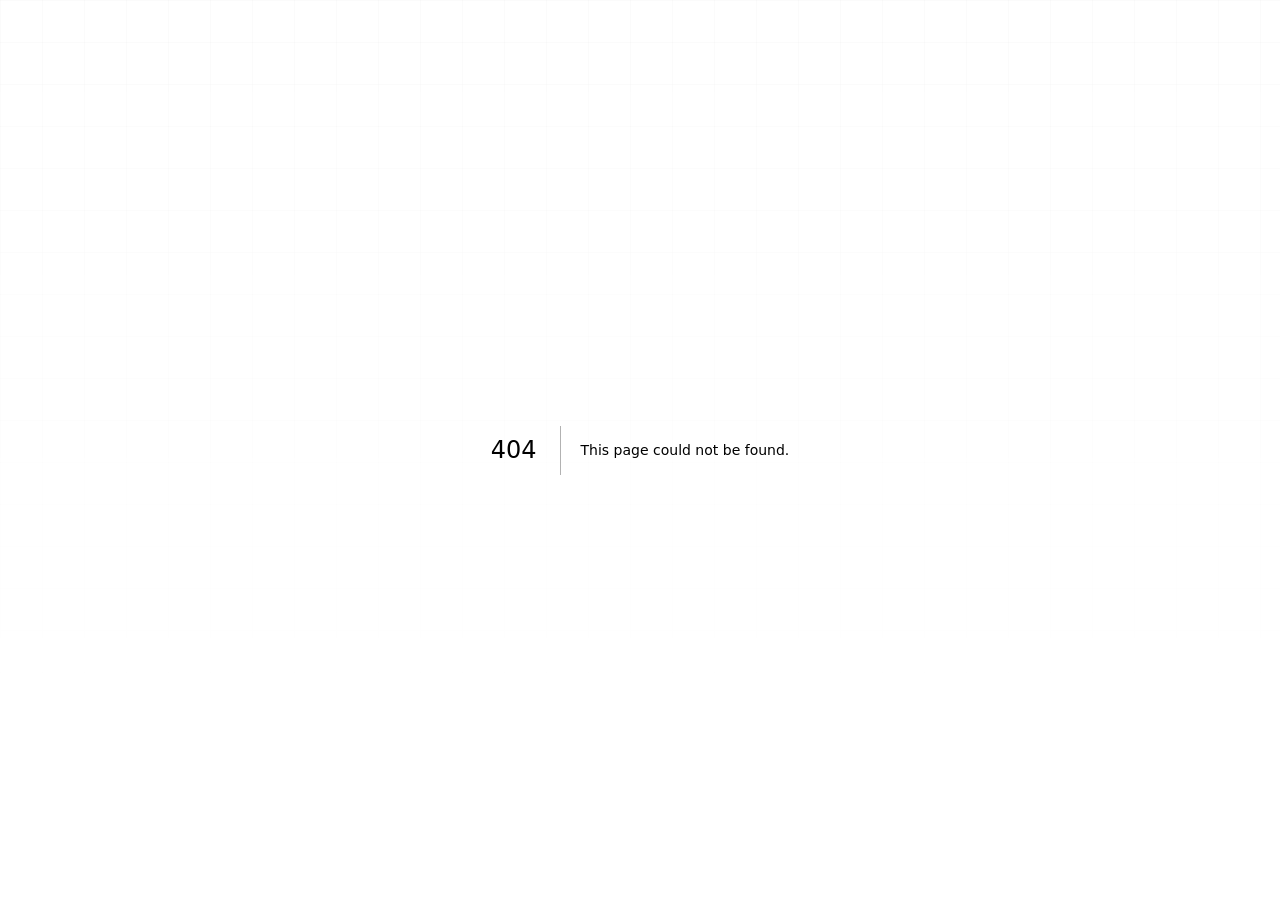
<file: 404/index.html>
<!DOCTYPE html><html lang="en"><head><meta charSet="utf-8"/><meta name="viewport" content="width=device-width, initial-scale=1"/><link rel="stylesheet" href="/_next/static/chunks/04u6c.9cf-v_0.css" data-precedence="next"/><link rel="preload" as="script" fetchPriority="low" href="/_next/static/chunks/0ht900cau6_ur.js"/><script src="/_next/static/chunks/0t2z5hkh7v~~b.js" async=""></script><script src="/_next/static/chunks/07lhk_q6pmm3r.js" async=""></script><script src="/_next/static/chunks/turbopack-0cek.dh0dqtgy.js" async=""></script><script src="/_next/static/chunks/0dbhjjzl8qfwv.js" async=""></script><meta name="robots" content="noindex"/><title>404: This page could not be found.</title><title>Dr Chang How Tan — AI, Data &amp; Product Engineering</title><meta name="description" content="A modern namecard, CV, and selected-work portfolio for Dr Chang How Tan, Ph.D.: practical AI, Azure, data engineering, automation, and product-minded delivery."/><meta property="og:title" content="Dr Chang How Tan — AI, Data &amp; Product Engineering"/><meta property="og:description" content="A modern namecard, CV, and selected-work portfolio for Dr Chang How Tan, Ph.D.: practical AI, Azure, data engineering, automation, and product-minded delivery."/><meta property="og:url" content="https://changhow.github.io/"/><meta property="og:site_name" content="Dr Chang How Tan"/><meta property="og:type" content="website"/><meta name="twitter:card" content="summary"/><meta name="twitter:title" content="Dr Chang How Tan — AI, Data &amp; Product Engineering"/><meta name="twitter:description" content="A modern namecard, CV, and selected-work portfolio for Dr Chang How Tan, Ph.D.: practical AI, Azure, data engineering, automation, and product-minded delivery."/><script src="/_next/static/chunks/03~yq9q893hmn.js" noModule=""></script></head><body><div hidden=""><!--$--><!--/$--></div><div style="font-family:system-ui,&quot;Segoe UI&quot;,Roboto,Helvetica,Arial,sans-serif,&quot;Apple Color Emoji&quot;,&quot;Segoe UI Emoji&quot;;height:100vh;text-align:center;display:flex;flex-direction:column;align-items:center;justify-content:center"><div><style>body{color:#000;background:#fff;margin:0}.next-error-h1{border-right:1px solid rgba(0,0,0,.3)}@media (prefers-color-scheme:dark){body{color:#fff;background:#000}.next-error-h1{border-right:1px solid rgba(255,255,255,.3)}}</style><h1 class="next-error-h1" style="display:inline-block;margin:0 20px 0 0;padding:0 23px 0 0;font-size:24px;font-weight:500;vertical-align:top;line-height:49px">404</h1><div style="display:inline-block"><h2 style="font-size:14px;font-weight:400;line-height:49px;margin:0">This page could not be found.</h2></div></div></div><!--$--><!--/$--><script src="/_next/static/chunks/0ht900cau6_ur.js" id="_R_" async=""></script><script>(self.__next_f=self.__next_f||[]).push([0])</script><script>self.__next_f.push([1,"1:\"$Sreact.fragment\"\n2:I[39756,[\"/_next/static/chunks/0dbhjjzl8qfwv.js\"],\"default\"]\n3:I[37457,[\"/_next/static/chunks/0dbhjjzl8qfwv.js\"],\"default\"]\n4:I[97367,[\"/_next/static/chunks/0dbhjjzl8qfwv.js\"],\"OutletBoundary\"]\n5:\"$Sreact.suspense\"\n8:I[97367,[\"/_next/static/chunks/0dbhjjzl8qfwv.js\"],\"ViewportBoundary\"]\na:I[97367,[\"/_next/static/chunks/0dbhjjzl8qfwv.js\"],\"MetadataBoundary\"]\nc:I[68027,[\"/_next/static/chunks/0dbhjjzl8qfwv.js\"],\"default\",1]\n:HL[\"/_next/static/chunks/04u6c.9cf-v_0.css\",\"style\"]\n"])</script><script>self.__next_f.push([1,"0:{\"P\":null,\"c\":[\"\",\"_not-found\",\"\"],\"q\":\"\",\"i\":false,\"f\":[[[\"\",{\"children\":[\"/_not-found\",{\"children\":[\"__PAGE__\",{}]}]},\"$undefined\",\"$undefined\",16],[[\"$\",\"$1\",\"c\",{\"children\":[[[\"$\",\"link\",\"0\",{\"rel\":\"stylesheet\",\"href\":\"/_next/static/chunks/04u6c.9cf-v_0.css\",\"precedence\":\"next\",\"crossOrigin\":\"$undefined\",\"nonce\":\"$undefined\"}],[\"$\",\"script\",\"script-0\",{\"src\":\"/_next/static/chunks/0dbhjjzl8qfwv.js\",\"async\":true,\"nonce\":\"$undefined\"}]],[\"$\",\"html\",null,{\"lang\":\"en\",\"children\":[\"$\",\"body\",null,{\"children\":[\"$\",\"$L2\",null,{\"parallelRouterKey\":\"children\",\"error\":\"$undefined\",\"errorStyles\":\"$undefined\",\"errorScripts\":\"$undefined\",\"template\":[\"$\",\"$L3\",null,{}],\"templateStyles\":\"$undefined\",\"templateScripts\":\"$undefined\",\"notFound\":[[[\"$\",\"title\",null,{\"children\":\"404: This page could not be found.\"}],[\"$\",\"div\",null,{\"style\":{\"fontFamily\":\"system-ui,\\\"Segoe UI\\\",Roboto,Helvetica,Arial,sans-serif,\\\"Apple Color Emoji\\\",\\\"Segoe UI Emoji\\\"\",\"height\":\"100vh\",\"textAlign\":\"center\",\"display\":\"flex\",\"flexDirection\":\"column\",\"alignItems\":\"center\",\"justifyContent\":\"center\"},\"children\":[\"$\",\"div\",null,{\"children\":[[\"$\",\"style\",null,{\"dangerouslySetInnerHTML\":{\"__html\":\"body{color:#000;background:#fff;margin:0}.next-error-h1{border-right:1px solid rgba(0,0,0,.3)}@media (prefers-color-scheme:dark){body{color:#fff;background:#000}.next-error-h1{border-right:1px solid rgba(255,255,255,.3)}}\"}}],[\"$\",\"h1\",null,{\"className\":\"next-error-h1\",\"style\":{\"display\":\"inline-block\",\"margin\":\"0 20px 0 0\",\"padding\":\"0 23px 0 0\",\"fontSize\":24,\"fontWeight\":500,\"verticalAlign\":\"top\",\"lineHeight\":\"49px\"},\"children\":404}],[\"$\",\"div\",null,{\"style\":{\"display\":\"inline-block\"},\"children\":[\"$\",\"h2\",null,{\"style\":{\"fontSize\":14,\"fontWeight\":400,\"lineHeight\":\"49px\",\"margin\":0},\"children\":\"This page could not be found.\"}]}]]}]}]],[]],\"forbidden\":\"$undefined\",\"unauthorized\":\"$undefined\"}]}]}]]}],{\"children\":[[\"$\",\"$1\",\"c\",{\"children\":[null,[\"$\",\"$L2\",null,{\"parallelRouterKey\":\"children\",\"error\":\"$undefined\",\"errorStyles\":\"$undefined\",\"errorScripts\":\"$undefined\",\"template\":[\"$\",\"$L3\",null,{}],\"templateStyles\":\"$undefined\",\"templateScripts\":\"$undefined\",\"notFound\":\"$undefined\",\"forbidden\":\"$undefined\",\"unauthorized\":\"$undefined\"}]]}],{\"children\":[[\"$\",\"$1\",\"c\",{\"children\":[[[\"$\",\"title\",null,{\"children\":\"404: This page could not be found.\"}],[\"$\",\"div\",null,{\"style\":\"$0:f:0:1:0:props:children:1:props:children:props:children:props:notFound:0:1:props:style\",\"children\":[\"$\",\"div\",null,{\"children\":[[\"$\",\"style\",null,{\"dangerouslySetInnerHTML\":{\"__html\":\"body{color:#000;background:#fff;margin:0}.next-error-h1{border-right:1px solid rgba(0,0,0,.3)}@media (prefers-color-scheme:dark){body{color:#fff;background:#000}.next-error-h1{border-right:1px solid rgba(255,255,255,.3)}}\"}}],[\"$\",\"h1\",null,{\"className\":\"next-error-h1\",\"style\":\"$0:f:0:1:0:props:children:1:props:children:props:children:props:notFound:0:1:props:children:props:children:1:props:style\",\"children\":404}],[\"$\",\"div\",null,{\"style\":\"$0:f:0:1:0:props:children:1:props:children:props:children:props:notFound:0:1:props:children:props:children:2:props:style\",\"children\":[\"$\",\"h2\",null,{\"style\":\"$0:f:0:1:0:props:children:1:props:children:props:children:props:notFound:0:1:props:children:props:children:2:props:children:props:style\",\"children\":\"This page could not be found.\"}]}]]}]}]],null,[\"$\",\"$L4\",null,{\"children\":[\"$\",\"$5\",null,{\"name\":\"Next.MetadataOutlet\",\"children\":\"$@6\"}]}]]}],{},null,false,null]},null,false,\"$@7\"]},null,false,null],[\"$\",\"$1\",\"h\",{\"children\":[[\"$\",\"meta\",null,{\"name\":\"robots\",\"content\":\"noindex\"}],[\"$\",\"$L8\",null,{\"children\":\"$L9\"}],[\"$\",\"div\",null,{\"hidden\":true,\"children\":[\"$\",\"$La\",null,{\"children\":[\"$\",\"$5\",null,{\"name\":\"Next.Metadata\",\"children\":\"$Lb\"}]}]}],null]}],false]],\"m\":\"$undefined\",\"G\":[\"$c\",[[\"$\",\"link\",\"0\",{\"rel\":\"stylesheet\",\"href\":\"/_next/static/chunks/04u6c.9cf-v_0.css\",\"precedence\":\"next\",\"crossOrigin\":\"$undefined\",\"nonce\":\"$undefined\"}]]],\"S\":true,\"h\":null,\"s\":\"$undefined\",\"l\":\"$undefined\",\"p\":\"$undefined\",\"d\":\"$undefined\",\"b\":\"ge6SdUOWwPRxIZbjIriWS\"}\n"])</script><script>self.__next_f.push([1,"d:[]\n7:\"$Wd\"\n"])</script><script>self.__next_f.push([1,"9:[[\"$\",\"meta\",\"0\",{\"charSet\":\"utf-8\"}],[\"$\",\"meta\",\"1\",{\"name\":\"viewport\",\"content\":\"width=device-width, initial-scale=1\"}]]\n"])</script><script>self.__next_f.push([1,"6:null\nb:[[\"$\",\"title\",\"0\",{\"children\":\"Dr Chang How Tan — AI, Data \u0026 Product Engineering\"}],[\"$\",\"meta\",\"1\",{\"name\":\"description\",\"content\":\"A modern namecard, CV, and selected-work portfolio for Dr Chang How Tan, Ph.D.: practical AI, Azure, data engineering, automation, and product-minded delivery.\"}],[\"$\",\"meta\",\"2\",{\"property\":\"og:title\",\"content\":\"Dr Chang How Tan — AI, Data \u0026 Product Engineering\"}],[\"$\",\"meta\",\"3\",{\"property\":\"og:description\",\"content\":\"A modern namecard, CV, and selected-work portfolio for Dr Chang How Tan, Ph.D.: practical AI, Azure, data engineering, automation, and product-minded delivery.\"}],[\"$\",\"meta\",\"4\",{\"property\":\"og:url\",\"content\":\"https://changhow.github.io/\"}],[\"$\",\"meta\",\"5\",{\"property\":\"og:site_name\",\"content\":\"Dr Chang How Tan\"}],[\"$\",\"meta\",\"6\",{\"property\":\"og:type\",\"content\":\"website\"}],[\"$\",\"meta\",\"7\",{\"name\":\"twitter:card\",\"content\":\"summary\"}],[\"$\",\"meta\",\"8\",{\"name\":\"twitter:title\",\"content\":\"Dr Chang How Tan — AI, Data \u0026 Product Engineering\"}],[\"$\",\"meta\",\"9\",{\"name\":\"twitter:description\",\"content\":\"A modern namecard, CV, and selected-work portfolio for Dr Chang How Tan, Ph.D.: practical AI, Azure, data engineering, automation, and product-minded delivery.\"}]]\n"])</script></body></html>
</file>
<file: _next/static/chunks/04u6c.9cf-v_0.css>
@layer properties{@supports (((-webkit-hyphens:none)) and (not (margin-trim:inline))) or ((-moz-orient:inline) and (not (color:rgb(from red r g b)))){*,:before,:after,::backdrop{--tw-space-y-reverse:0;--tw-border-style:solid;--tw-leading:initial;--tw-font-weight:initial;--tw-tracking:initial;--tw-shadow:0 0 #0000;--tw-shadow-color:initial;--tw-shadow-alpha:100%;--tw-inset-shadow:0 0 #0000;--tw-inset-shadow-color:initial;--tw-inset-shadow-alpha:100%;--tw-ring-color:initial;--tw-ring-shadow:0 0 #0000;--tw-inset-ring-color:initial;--tw-inset-ring-shadow:0 0 #0000;--tw-ring-inset:initial;--tw-ring-offset-width:0px;--tw-ring-offset-color:#fff;--tw-ring-offset-shadow:0 0 #0000;--tw-blur:initial;--tw-brightness:initial;--tw-contrast:initial;--tw-grayscale:initial;--tw-hue-rotate:initial;--tw-invert:initial;--tw-opacity:initial;--tw-saturate:initial;--tw-sepia:initial;--tw-drop-shadow:initial;--tw-drop-shadow-color:initial;--tw-drop-shadow-alpha:100%;--tw-drop-shadow-size:initial;--tw-backdrop-blur:initial;--tw-backdrop-brightness:initial;--tw-backdrop-contrast:initial;--tw-backdrop-grayscale:initial;--tw-backdrop-hue-rotate:initial;--tw-backdrop-invert:initial;--tw-backdrop-opacity:initial;--tw-backdrop-saturate:initial;--tw-backdrop-sepia:initial;--tw-ease:initial;--tw-translate-x:0;--tw-translate-y:0;--tw-translate-z:0;--tw-scale-x:1;--tw-scale-y:1;--tw-scale-z:1}}}@layer theme{:root,:host{--font-sans:ui-sans-serif, system-ui, sans-serif, "Apple Color Emoji", "Segoe UI Emoji", "Segoe UI Symbol", "Noto Color Emoji";--font-mono:ui-monospace, SFMono-Regular, Menlo, Monaco, Consolas, "Liberation Mono", "Courier New", monospace;--color-amber-50:#fffbeb;--color-amber-200:#fee685;--color-amber-900:#7b3306;--color-cyan-300:#53eafd;--color-sky-100:#dff2fe;--color-sky-500:#00a5ef;--color-sky-700:#0069a4;--color-sky-800:#005986;--color-violet-300:#c4b4ff;--color-slate-200:#e2e8f0;--color-slate-300:#cad5e2;--color-slate-400:#90a1b9;--color-slate-500:#62748e;--color-slate-600:#45556c;--color-slate-700:#314158;--color-slate-800:#1d293d;--color-slate-900:#0f172b;--color-slate-950:#020618;--color-white:#fff;--spacing:.25rem;--container-xl:36rem;--container-2xl:42rem;--container-3xl:48rem;--container-4xl:56rem;--container-7xl:80rem;--text-xs:.75rem;--text-xs--line-height:calc(1 / .75);--text-sm:.875rem;--text-sm--line-height:calc(1.25 / .875);--text-base:1rem;--text-base--line-height:calc(1.5 / 1);--text-lg:1.125rem;--text-lg--line-height:calc(1.75 / 1.125);--text-xl:1.25rem;--text-xl--line-height:calc(1.75 / 1.25);--text-2xl:1.5rem;--text-2xl--line-height:calc(2 / 1.5);--text-3xl:1.875rem;--text-3xl--line-height:calc(2.25 / 1.875);--text-5xl:3rem;--text-5xl--line-height:1;--text-7xl:4.5rem;--text-7xl--line-height:1;--font-weight-medium:500;--font-weight-semibold:600;--tracking-tight:-.025em;--radius-xl:.75rem;--radius-2xl:1rem;--radius-3xl:1.5rem;--ease-in-out:cubic-bezier(.4, 0, .2, 1);--blur-xl:24px;--blur-2xl:40px;--blur-3xl:64px;--default-transition-duration:.15s;--default-transition-timing-function:cubic-bezier(.4, 0, .2, 1);--default-font-family:var(--font-sans);--default-mono-font-family:var(--font-mono)}@supports (color:lab(0% 0 0)){:root,:host{--color-amber-50:lab(98.6252% -.635922 8.42309);--color-amber-200:lab(91.7203% -.505269 49.9084);--color-amber-900:lab(31.2288% 30.2627 40.0378);--color-cyan-300:lab(85.3886% -36.7636 -21.5716);--color-sky-100:lab(94.3709% -4.56053 -8.23453);--color-sky-500:lab(63.3038% -18.433 -51.0407);--color-sky-700:lab(41.6013% -9.10804 -42.5647);--color-sky-800:lab(35.164% -9.57692 -34.4068);--color-violet-300:lab(76.7419% 18.3911 -37.0706);--color-slate-200:lab(91.7353% -.998765 -4.76968);--color-slate-300:lab(84.7652% -1.94535 -7.93337);--color-slate-400:lab(65.5349% -2.25151 -14.5072);--color-slate-500:lab(48.0876% -2.03595 -16.5814);--color-slate-600:lab(35.5623% -1.74978 -15.4316);--color-slate-700:lab(26.9569% -1.47016 -15.6993);--color-slate-800:lab(16.132% -.318035 -14.6672);--color-slate-900:lab(7.78673% 1.82345 -15.0537);--color-slate-950:lab(1.76974% 1.32743 -9.28855)}}}@layer base{*,:after,:before,::backdrop{box-sizing:border-box;border:0 solid;margin:0;padding:0}::file-selector-button{box-sizing:border-box;border:0 solid;margin:0;padding:0}html,:host{-webkit-text-size-adjust:100%;tab-size:4;line-height:1.5;font-family:var(--default-font-family,ui-sans-serif, system-ui, sans-serif, "Apple Color Emoji", "Segoe UI Emoji", "Segoe UI Symbol", "Noto Color Emoji");font-feature-settings:var(--default-font-feature-settings,normal);font-variation-settings:var(--default-font-variation-settings,normal);-webkit-tap-highlight-color:transparent}hr{height:0;color:inherit;border-top-width:1px}abbr:where([title]){-webkit-text-decoration:underline dotted;text-decoration:underline dotted}h1,h2,h3,h4,h5,h6{font-size:inherit;font-weight:inherit}a{color:inherit;-webkit-text-decoration:inherit;-webkit-text-decoration:inherit;-webkit-text-decoration:inherit;-webkit-text-decoration:inherit;text-decoration:inherit}b,strong{font-weight:bolder}code,kbd,samp,pre{font-family:var(--default-mono-font-family,ui-monospace, SFMono-Regular, Menlo, Monaco, Consolas, "Liberation Mono", "Courier New", monospace);font-feature-settings:var(--default-mono-font-feature-settings,normal);font-variation-settings:var(--default-mono-font-variation-settings,normal);font-size:1em}small{font-size:80%}sub,sup{vertical-align:baseline;font-size:75%;line-height:0;position:relative}sub{bottom:-.25em}sup{top:-.5em}table{text-indent:0;border-color:inherit;border-collapse:collapse}:-moz-focusring{outline:auto}progress{vertical-align:baseline}summary{display:list-item}ol,ul,menu{list-style:none}img,svg,video,canvas,audio,iframe,embed,object{vertical-align:middle;display:block}img,video{max-width:100%;height:auto}button,input,select,optgroup,textarea{font:inherit;font-feature-settings:inherit;font-variation-settings:inherit;letter-spacing:inherit;color:inherit;opacity:1;background-color:#0000;border-radius:0}::file-selector-button{font:inherit;font-feature-settings:inherit;font-variation-settings:inherit;letter-spacing:inherit;color:inherit;opacity:1;background-color:#0000;border-radius:0}:where(select:is([multiple],[size])) optgroup{font-weight:bolder}:where(select:is([multiple],[size])) optgroup option{padding-inline-start:20px}::file-selector-button{margin-inline-end:4px}::placeholder{opacity:1}@supports (not ((-webkit-appearance:-apple-pay-button))) or (contain-intrinsic-size:1px){::placeholder{color:currentColor}@supports (color:color-mix(in lab, red, red)){::placeholder{color:color-mix(in oklab, currentcolor 50%, transparent)}}}textarea{resize:vertical}::-webkit-search-decoration{-webkit-appearance:none}::-webkit-date-and-time-value{min-height:1lh;text-align:inherit}::-webkit-datetime-edit{display:inline-flex}::-webkit-datetime-edit-fields-wrapper{padding:0}::-webkit-datetime-edit{padding-block:0}::-webkit-datetime-edit-year-field{padding-block:0}::-webkit-datetime-edit-month-field{padding-block:0}::-webkit-datetime-edit-day-field{padding-block:0}::-webkit-datetime-edit-hour-field{padding-block:0}::-webkit-datetime-edit-minute-field{padding-block:0}::-webkit-datetime-edit-second-field{padding-block:0}::-webkit-datetime-edit-millisecond-field{padding-block:0}::-webkit-datetime-edit-meridiem-field{padding-block:0}::-webkit-calendar-picker-indicator{line-height:1}:-moz-ui-invalid{box-shadow:none}button,input:where([type=button],[type=reset],[type=submit]){appearance:button}::file-selector-button{appearance:button}::-webkit-inner-spin-button{height:auto}::-webkit-outer-spin-button{height:auto}[hidden]:where(:not([hidden=until-found])){display:none!important}}@layer components;@layer utilities{.visible{visibility:visible}.absolute{position:absolute}.relative{position:relative}.static{position:static}.sticky{position:sticky}.-top-12{top:calc(var(--spacing) * -12)}.top-1{top:calc(var(--spacing) * 1)}.top-3{top:calc(var(--spacing) * 3)}.-right-12{right:calc(var(--spacing) * -12)}.-bottom-14{bottom:calc(var(--spacing) * -14)}.-left-\[31px\]{left:-31px}.left-10{left:calc(var(--spacing) * 10)}.z-50{z-index:50}.mx-auto{margin-inline:auto}.mt-1{margin-top:calc(var(--spacing) * 1)}.mt-2{margin-top:calc(var(--spacing) * 2)}.mt-3{margin-top:calc(var(--spacing) * 3)}.mt-4{margin-top:calc(var(--spacing) * 4)}.mt-5{margin-top:calc(var(--spacing) * 5)}.mt-6{margin-top:calc(var(--spacing) * 6)}.mt-7{margin-top:calc(var(--spacing) * 7)}.mt-8{margin-top:calc(var(--spacing) * 8)}.mt-9{margin-top:calc(var(--spacing) * 9)}.mb-3{margin-bottom:calc(var(--spacing) * 3)}.mb-5{margin-bottom:calc(var(--spacing) * 5)}.mb-12{margin-bottom:calc(var(--spacing) * 12)}.block{display:block}.contents{display:contents}.flex{display:flex}.grid{display:grid}.hidden{display:none}.inline-flex{display:inline-flex}.h-2\.5{height:calc(var(--spacing) * 2.5)}.h-3{height:calc(var(--spacing) * 3)}.h-3\.5{height:calc(var(--spacing) * 3.5)}.h-4{height:calc(var(--spacing) * 4)}.h-5{height:calc(var(--spacing) * 5)}.h-9{height:calc(var(--spacing) * 9)}.h-12{height:calc(var(--spacing) * 12)}.h-44{height:calc(var(--spacing) * 44)}.h-48{height:calc(var(--spacing) * 48)}.h-56{height:calc(var(--spacing) * 56)}.h-full{height:100%}.max-h-5{max-height:calc(var(--spacing) * 5)}.w-2\.5{width:calc(var(--spacing) * 2.5)}.w-3{width:calc(var(--spacing) * 3)}.w-3\.5{width:calc(var(--spacing) * 3.5)}.w-4{width:calc(var(--spacing) * 4)}.w-5{width:calc(var(--spacing) * 5)}.w-12{width:calc(var(--spacing) * 12)}.w-24{width:calc(var(--spacing) * 24)}.w-44{width:calc(var(--spacing) * 44)}.w-48{width:calc(var(--spacing) * 48)}.w-56{width:calc(var(--spacing) * 56)}.w-full{width:100%}.w-max{width:max-content}.max-w-2xl{max-width:var(--container-2xl)}.max-w-3xl{max-width:var(--container-3xl)}.max-w-4xl{max-width:var(--container-4xl)}.max-w-7xl{max-width:var(--container-7xl)}.max-w-full{max-width:100%}.max-w-xl{max-width:var(--container-xl)}.min-w-0{min-width:calc(var(--spacing) * 0)}.min-w-\[520px\]{min-width:520px}.shrink-0{flex-shrink:0}.scroll-mt-28{scroll-margin-top:calc(var(--spacing) * 28)}.auto-cols-\[10px\]{grid-auto-columns:10px}.grid-flow-col{grid-auto-flow:column}.grid-cols-2{grid-template-columns:repeat(2,minmax(0,1fr))}.grid-rows-7{grid-template-rows:repeat(7,minmax(0,1fr))}.flex-col{flex-direction:column}.flex-wrap{flex-wrap:wrap}.items-center{align-items:center}.items-start{align-items:flex-start}.justify-between{justify-content:space-between}.justify-center{justify-content:center}.justify-end{justify-content:flex-end}.gap-2{gap:calc(var(--spacing) * 2)}.gap-3{gap:calc(var(--spacing) * 3)}.gap-4{gap:calc(var(--spacing) * 4)}.gap-5{gap:calc(var(--spacing) * 5)}.gap-6{gap:calc(var(--spacing) * 6)}.gap-10{gap:calc(var(--spacing) * 10)}.gap-\[4px\]{gap:4px}:where(.space-y-3>:not(:last-child)){--tw-space-y-reverse:0;margin-block-start:calc(calc(var(--spacing) * 3) * var(--tw-space-y-reverse));margin-block-end:calc(calc(var(--spacing) * 3) * calc(1 - var(--tw-space-y-reverse)))}:where(.space-y-5>:not(:last-child)){--tw-space-y-reverse:0;margin-block-start:calc(calc(var(--spacing) * 5) * var(--tw-space-y-reverse));margin-block-end:calc(calc(var(--spacing) * 5) * calc(1 - var(--tw-space-y-reverse)))}:where(.space-y-6>:not(:last-child)){--tw-space-y-reverse:0;margin-block-start:calc(calc(var(--spacing) * 6) * var(--tw-space-y-reverse));margin-block-end:calc(calc(var(--spacing) * 6) * calc(1 - var(--tw-space-y-reverse)))}.truncate{text-overflow:ellipsis;white-space:nowrap;overflow:hidden}.overflow-hidden{overflow:hidden}.overflow-x-auto{overflow-x:auto}.overflow-x-clip{overflow-x:clip}.overscroll-x-contain{overscroll-behavior-x:contain}.rounded-2xl{border-radius:var(--radius-2xl)}.rounded-3xl{border-radius:var(--radius-3xl)}.rounded-\[2rem\]{border-radius:2rem}.rounded-\[3px\]{border-radius:3px}.rounded-full{border-radius:3.40282e38px}.rounded-xl{border-radius:var(--radius-xl)}.border{border-style:var(--tw-border-style);border-width:1px}.border-l{border-left-style:var(--tw-border-style);border-left-width:1px}.border-amber-200{border-color:var(--color-amber-200)}.border-slate-200{border-color:var(--color-slate-200)}.border-slate-200\/80{border-color:#e2e8f0cc}@supports (color:color-mix(in lab, red, red)){.border-slate-200\/80{border-color:color-mix(in oklab, var(--color-slate-200) 80%, transparent)}}.border-white\/70{border-color:#ffffffb3}@supports (color:color-mix(in lab, red, red)){.border-white\/70{border-color:color-mix(in oklab, var(--color-white) 70%, transparent)}}.border-white\/80{border-color:#fffc}@supports (color:color-mix(in lab, red, red)){.border-white\/80{border-color:color-mix(in oklab, var(--color-white) 80%, transparent)}}.bg-amber-50\/80{background-color:#fffbebcc}@supports (color:color-mix(in lab, red, red)){.bg-amber-50\/80{background-color:color-mix(in oklab, var(--color-amber-50) 80%, transparent)}}.bg-cyan-300\/25{background-color:#53eafd40}@supports (color:color-mix(in lab, red, red)){.bg-cyan-300\/25{background-color:color-mix(in oklab, var(--color-cyan-300) 25%, transparent)}}.bg-sky-500{background-color:var(--color-sky-500)}.bg-slate-950{background-color:var(--color-slate-950)}.bg-violet-300\/25{background-color:#c4b4ff40}@supports (color:color-mix(in lab, red, red)){.bg-violet-300\/25{background-color:color-mix(in oklab, var(--color-violet-300) 25%, transparent)}}.bg-white{background-color:var(--color-white)}.bg-white\/55{background-color:#ffffff8c}@supports (color:color-mix(in lab, red, red)){.bg-white\/55{background-color:color-mix(in oklab, var(--color-white) 55%, transparent)}}.bg-white\/60{background-color:#fff9}@supports (color:color-mix(in lab, red, red)){.bg-white\/60{background-color:color-mix(in oklab, var(--color-white) 60%, transparent)}}.bg-white\/65{background-color:#ffffffa6}@supports (color:color-mix(in lab, red, red)){.bg-white\/65{background-color:color-mix(in oklab, var(--color-white) 65%, transparent)}}.bg-white\/70{background-color:#ffffffb3}@supports (color:color-mix(in lab, red, red)){.bg-white\/70{background-color:color-mix(in oklab, var(--color-white) 70%, transparent)}}.bg-white\/75{background-color:#ffffffbf}@supports (color:color-mix(in lab, red, red)){.bg-white\/75{background-color:color-mix(in oklab, var(--color-white) 75%, transparent)}}.object-contain{object-fit:contain}.object-cover{object-fit:cover}.object-\[50\%_38\%\]{object-position:50% 38%}.p-4{padding:calc(var(--spacing) * 4)}.p-5{padding:calc(var(--spacing) * 5)}.p-6{padding:calc(var(--spacing) * 6)}.p-7{padding:calc(var(--spacing) * 7)}.p-8{padding:calc(var(--spacing) * 8)}.px-2{padding-inline:calc(var(--spacing) * 2)}.px-3{padding-inline:calc(var(--spacing) * 3)}.px-4{padding-inline:calc(var(--spacing) * 4)}.px-5{padding-inline:calc(var(--spacing) * 5)}.px-6{padding-inline:calc(var(--spacing) * 6)}.py-1{padding-block:calc(var(--spacing) * 1)}.py-2{padding-block:calc(var(--spacing) * 2)}.py-2\.5{padding-block:calc(var(--spacing) * 2.5)}.py-3{padding-block:calc(var(--spacing) * 3)}.py-4{padding-block:calc(var(--spacing) * 4)}.py-20{padding-block:calc(var(--spacing) * 20)}.pt-14{padding-top:calc(var(--spacing) * 14)}.pt-20{padding-top:calc(var(--spacing) * 20)}.pt-\[1px\]{padding-top:1px}.pb-14{padding-bottom:calc(var(--spacing) * 14)}.pb-20{padding-bottom:calc(var(--spacing) * 20)}.pl-6{padding-left:calc(var(--spacing) * 6)}.pl-7{padding-left:calc(var(--spacing) * 7)}.text-center{text-align:center}.text-2xl{font-size:var(--text-2xl);line-height:var(--tw-leading,var(--text-2xl--line-height))}.text-3xl{font-size:var(--text-3xl);line-height:var(--tw-leading,var(--text-3xl--line-height))}.text-5xl{font-size:var(--text-5xl);line-height:var(--tw-leading,var(--text-5xl--line-height))}.text-base{font-size:var(--text-base);line-height:var(--tw-leading,var(--text-base--line-height))}.text-lg{font-size:var(--text-lg);line-height:var(--tw-leading,var(--text-lg--line-height))}.text-sm{font-size:var(--text-sm);line-height:var(--tw-leading,var(--text-sm--line-height))}.text-xl{font-size:var(--text-xl);line-height:var(--tw-leading,var(--text-xl--line-height))}.text-xs{font-size:var(--text-xs);line-height:var(--tw-leading,var(--text-xs--line-height))}.text-\[9px\]{font-size:9px}.text-\[10px\]{font-size:10px}.text-\[11px\]{font-size:11px}.leading-6{--tw-leading:calc(var(--spacing) * 6);line-height:calc(var(--spacing) * 6)}.leading-7{--tw-leading:calc(var(--spacing) * 7);line-height:calc(var(--spacing) * 7)}.leading-8{--tw-leading:calc(var(--spacing) * 8);line-height:calc(var(--spacing) * 8)}.font-medium{--tw-font-weight:var(--font-weight-medium);font-weight:var(--font-weight-medium)}.font-semibold{--tw-font-weight:var(--font-weight-semibold);font-weight:var(--font-weight-semibold)}.tracking-\[-0\.05em\]{--tw-tracking:-.05em;letter-spacing:-.05em}.tracking-\[0\.14em\]{--tw-tracking:.14em;letter-spacing:.14em}.tracking-\[0\.16em\]{--tw-tracking:.16em;letter-spacing:.16em}.tracking-\[0\.18em\]{--tw-tracking:.18em;letter-spacing:.18em}.tracking-\[0\.28em\]{--tw-tracking:.28em;letter-spacing:.28em}.tracking-tight{--tw-tracking:var(--tracking-tight);letter-spacing:var(--tracking-tight)}.break-words{overflow-wrap:break-word}.text-amber-900{color:var(--color-amber-900)}.text-sky-700{color:var(--color-sky-700)}.text-sky-800{color:var(--color-sky-800)}.text-slate-400{color:var(--color-slate-400)}.text-slate-500{color:var(--color-slate-500)}.text-slate-600{color:var(--color-slate-600)}.text-slate-700{color:var(--color-slate-700)}.text-slate-800{color:var(--color-slate-800)}.text-slate-950{color:var(--color-slate-950)}.text-white{color:var(--color-white)}.uppercase{text-transform:uppercase}.shadow-2xl{--tw-shadow:0 25px 50px -12px var(--tw-shadow-color,#00000040);box-shadow:var(--tw-inset-shadow), var(--tw-inset-ring-shadow), var(--tw-ring-offset-shadow), var(--tw-ring-shadow), var(--tw-shadow)}.shadow-lg{--tw-shadow:0 10px 15px -3px var(--tw-shadow-color,#0000001a), 0 4px 6px -4px var(--tw-shadow-color,#0000001a);box-shadow:var(--tw-inset-shadow), var(--tw-inset-ring-shadow), var(--tw-ring-offset-shadow), var(--tw-ring-shadow), var(--tw-shadow)}.shadow-sm{--tw-shadow:0 1px 3px 0 var(--tw-shadow-color,#0000001a), 0 1px 2px -1px var(--tw-shadow-color,#0000001a);box-shadow:var(--tw-inset-shadow), var(--tw-inset-ring-shadow), var(--tw-ring-offset-shadow), var(--tw-ring-shadow), var(--tw-shadow)}.shadow-xl{--tw-shadow:0 20px 25px -5px var(--tw-shadow-color,#0000001a), 0 8px 10px -6px var(--tw-shadow-color,#0000001a);box-shadow:var(--tw-inset-shadow), var(--tw-inset-ring-shadow), var(--tw-ring-offset-shadow), var(--tw-ring-shadow), var(--tw-shadow)}.ring,.ring-1{--tw-ring-shadow:var(--tw-ring-inset,) 0 0 0 calc(1px + var(--tw-ring-offset-width)) var(--tw-ring-color,currentcolor);box-shadow:var(--tw-inset-shadow), var(--tw-inset-ring-shadow), var(--tw-ring-offset-shadow), var(--tw-ring-shadow), var(--tw-shadow)}.ring-4{--tw-ring-shadow:var(--tw-ring-inset,) 0 0 0 calc(4px + var(--tw-ring-offset-width)) var(--tw-ring-color,currentcolor);box-shadow:var(--tw-inset-shadow), var(--tw-inset-ring-shadow), var(--tw-ring-offset-shadow), var(--tw-ring-shadow), var(--tw-shadow)}.shadow-slate-300\/20{--tw-shadow-color:#cad5e233}@supports (color:color-mix(in lab, red, red)){.shadow-slate-300\/20{--tw-shadow-color:color-mix(in oklab, color-mix(in oklab, var(--color-slate-300) 20%, transparent) var(--tw-shadow-alpha), transparent)}}.shadow-slate-300\/40{--tw-shadow-color:#cad5e266}@supports (color:color-mix(in lab, red, red)){.shadow-slate-300\/40{--tw-shadow-color:color-mix(in oklab, color-mix(in oklab, var(--color-slate-300) 40%, transparent) var(--tw-shadow-alpha), transparent)}}.shadow-slate-400\/30{--tw-shadow-color:#90a1b94d}@supports (color:color-mix(in lab, red, red)){.shadow-slate-400\/30{--tw-shadow-color:color-mix(in oklab, color-mix(in oklab, var(--color-slate-400) 30%, transparent) var(--tw-shadow-alpha), transparent)}}.ring-sky-100{--tw-ring-color:var(--color-sky-100)}.ring-slate-900\/5{--tw-ring-color:#0f172b0d}@supports (color:color-mix(in lab, red, red)){.ring-slate-900\/5{--tw-ring-color:color-mix(in oklab, var(--color-slate-900) 5%, transparent)}}.blur-3xl{--tw-blur:blur(var(--blur-3xl));filter:var(--tw-blur,) var(--tw-brightness,) var(--tw-contrast,) var(--tw-grayscale,) var(--tw-hue-rotate,) var(--tw-invert,) var(--tw-saturate,) var(--tw-sepia,) var(--tw-drop-shadow,)}.brightness-110{--tw-brightness:brightness(110%);filter:var(--tw-blur,) var(--tw-brightness,) var(--tw-contrast,) var(--tw-grayscale,) var(--tw-hue-rotate,) var(--tw-invert,) var(--tw-saturate,) var(--tw-sepia,) var(--tw-drop-shadow,)}.contrast-105{--tw-contrast:contrast(105%);filter:var(--tw-blur,) var(--tw-brightness,) var(--tw-contrast,) var(--tw-grayscale,) var(--tw-hue-rotate,) var(--tw-invert,) var(--tw-saturate,) var(--tw-sepia,) var(--tw-drop-shadow,)}.filter{filter:var(--tw-blur,) var(--tw-brightness,) var(--tw-contrast,) var(--tw-grayscale,) var(--tw-hue-rotate,) var(--tw-invert,) var(--tw-saturate,) var(--tw-sepia,) var(--tw-drop-shadow,)}.backdrop-blur-2xl{--tw-backdrop-blur:blur(var(--blur-2xl));-webkit-backdrop-filter:var(--tw-backdrop-blur,) var(--tw-backdrop-brightness,) var(--tw-backdrop-contrast,) var(--tw-backdrop-grayscale,) var(--tw-backdrop-hue-rotate,) var(--tw-backdrop-invert,) var(--tw-backdrop-opacity,) var(--tw-backdrop-saturate,) var(--tw-backdrop-sepia,);backdrop-filter:var(--tw-backdrop-blur,) var(--tw-backdrop-brightness,) var(--tw-backdrop-contrast,) var(--tw-backdrop-grayscale,) var(--tw-backdrop-hue-rotate,) var(--tw-backdrop-invert,) var(--tw-backdrop-opacity,) var(--tw-backdrop-saturate,) var(--tw-backdrop-sepia,)}.backdrop-blur-xl{--tw-backdrop-blur:blur(var(--blur-xl));-webkit-backdrop-filter:var(--tw-backdrop-blur,) var(--tw-backdrop-brightness,) var(--tw-backdrop-contrast,) var(--tw-backdrop-grayscale,) var(--tw-backdrop-hue-rotate,) var(--tw-backdrop-invert,) var(--tw-backdrop-opacity,) var(--tw-backdrop-saturate,) var(--tw-backdrop-sepia,);backdrop-filter:var(--tw-backdrop-blur,) var(--tw-backdrop-brightness,) var(--tw-backdrop-contrast,) var(--tw-backdrop-grayscale,) var(--tw-backdrop-hue-rotate,) var(--tw-backdrop-invert,) var(--tw-backdrop-opacity,) var(--tw-backdrop-saturate,) var(--tw-backdrop-sepia,)}.transition{transition-property:color,background-color,border-color,outline-color,text-decoration-color,fill,stroke,--tw-gradient-from,--tw-gradient-via,--tw-gradient-to,opacity,box-shadow,transform,translate,scale,rotate,filter,-webkit-backdrop-filter,backdrop-filter,display,content-visibility,overlay,pointer-events;transition-timing-function:var(--tw-ease,var(--default-transition-timing-function));transition-duration:var(--tw-duration,var(--default-transition-duration))}.ease-in-out{--tw-ease:var(--ease-in-out);transition-timing-function:var(--ease-in-out)}@media (hover:hover){.group-hover\:translate-x-0\.5:is(:where(.group):hover *){--tw-translate-x:calc(var(--spacing) * .5);translate:var(--tw-translate-x) var(--tw-translate-y)}.group-hover\:text-slate-950:is(:where(.group):hover *){color:var(--color-slate-950)}.hover\:-translate-y-0\.5:hover{--tw-translate-y:calc(var(--spacing) * -.5);translate:var(--tw-translate-x) var(--tw-translate-y)}.hover\:-translate-y-1:hover{--tw-translate-y:calc(var(--spacing) * -1);translate:var(--tw-translate-x) var(--tw-translate-y)}.hover\:scale-125:hover{--tw-scale-x:125%;--tw-scale-y:125%;--tw-scale-z:125%;scale:var(--tw-scale-x) var(--tw-scale-y)}.hover\:bg-slate-800:hover{background-color:var(--color-slate-800)}.hover\:bg-white:hover{background-color:var(--color-white)}.hover\:bg-white\/75:hover{background-color:#ffffffbf}@supports (color:color-mix(in lab, red, red)){.hover\:bg-white\/75:hover{background-color:color-mix(in oklab, var(--color-white) 75%, transparent)}}.hover\:text-slate-950:hover{color:var(--color-slate-950)}.hover\:ring-slate-500\/30:hover{--tw-ring-color:#62748e4d}@supports (color:color-mix(in lab, red, red)){.hover\:ring-slate-500\/30:hover{--tw-ring-color:color-mix(in oklab, var(--color-slate-500) 30%, transparent)}}}@media not all and (min-width:40rem){.max-sm\:min-w-\[430px\]{min-width:430px}}@media (min-width:40rem){.sm\:block{display:block}.sm\:hidden{display:none}.sm\:flex-row{flex-direction:row}.sm\:items-start{align-items:flex-start}.sm\:justify-between{justify-content:space-between}}@media (min-width:48rem){.md\:top-4{top:calc(var(--spacing) * 4)}.md\:h-56{height:calc(var(--spacing) * 56)}.md\:w-56{width:calc(var(--spacing) * 56)}.md\:grid-cols-2{grid-template-columns:repeat(2,minmax(0,1fr))}.md\:grid-cols-\[1fr_0\.9fr\]{grid-template-columns:1fr .9fr}.md\:p-8{padding:calc(var(--spacing) * 8)}.md\:p-12{padding:calc(var(--spacing) * 12)}.md\:px-5{padding-inline:calc(var(--spacing) * 5)}.md\:px-8{padding-inline:calc(var(--spacing) * 8)}.md\:py-6{padding-block:calc(var(--spacing) * 6)}.md\:pt-20{padding-top:calc(var(--spacing) * 20)}.md\:text-5xl{font-size:var(--text-5xl);line-height:var(--tw-leading,var(--text-5xl--line-height))}.md\:text-7xl{font-size:var(--text-7xl);line-height:var(--tw-leading,var(--text-7xl--line-height))}.md\:text-lg{font-size:var(--text-lg);line-height:var(--tw-leading,var(--text-lg--line-height))}.md\:text-xl{font-size:var(--text-xl);line-height:var(--tw-leading,var(--text-xl--line-height))}}@media (min-width:64rem){.lg\:block{display:block}.lg\:flex{display:flex}.lg\:hidden{display:none}.lg\:grid-cols-2{grid-template-columns:repeat(2,minmax(0,1fr))}.lg\:grid-cols-3{grid-template-columns:repeat(3,minmax(0,1fr))}.lg\:grid-cols-\[1\.05fr_0\.95fr\]{grid-template-columns:1.05fr .95fr}.lg\:flex-col{flex-direction:column}}@media (min-width:80rem){.xl\:flex-row{flex-direction:row}}}:root{--background:#f6f3ee;--foreground:#12131a;--muted:#5f6675;--panel:#ffffff9e;--panel-strong:#ffffffd1;--line:#181e2d1c;--cyan:#0ea5e9;--violet:#8b5cf6;--amber:#f59e0b}*{box-sizing:border-box}html{scroll-behavior:smooth}body{min-height:100vh;color:var(--foreground);background:radial-gradient(circle at 8% 8%,#0ea5e938,#0000 30rem),radial-gradient(circle at 88% 4%,#8b5cf633,#0000 28rem),radial-gradient(circle at 60% 72%,#f59e0b21,#0000 32rem),linear-gradient(135deg,#faf7f1 0%,#eef5ff 48%,#f7f1ff 100%);margin:0;font-family:Inter,ui-sans-serif,system-ui,-apple-system,BlinkMacSystemFont,Segoe UI,sans-serif}body:before{content:"";pointer-events:none;opacity:.34;background-image:linear-gradient(#12131a0d 1px,#0000 1px),linear-gradient(90deg,#12131a0d 1px,#0000 1px);background-size:42px 42px;position:fixed;inset:0;-webkit-mask-image:linear-gradient(#000,#0000 88%);mask-image:linear-gradient(#000,#0000 88%)}::selection{background:#0ea5e940}.glass{border:1px solid var(--line);background:var(--panel);-webkit-backdrop-filter:blur(22px);backdrop-filter:blur(22px);box-shadow:0 24px 80px #2a30421c}.glass-strong{border:1px solid var(--line);background:var(--panel-strong);-webkit-backdrop-filter:blur(24px);backdrop-filter:blur(24px);box-shadow:0 28px 90px #2a304226}.eyebrow{color:#416071;letter-spacing:.18em;text-transform:uppercase;font-size:.76rem;font-weight:700}.gradient-text{color:#0000;background:linear-gradient(100deg,#0f172a 0%,#0369a1 38%,#7c3aed 73%,#b45309 100%);-webkit-background-clip:text;background-clip:text}.orbit{transform-origin:50%;animation:18s linear infinite orbit}.float-slow{animation:8s ease-in-out infinite float}@keyframes orbit{0%{transform:rotate(0)}to{transform:rotate(360deg)}}@keyframes float{0%,to{transform:translateY(0)}50%{transform:translateY(-14px)}}@media (prefers-reduced-motion:reduce){*,:before,:after{scroll-behavior:auto!important;animation-duration:.001ms!important;animation-iteration-count:1!important}}nextjs-portal,button[aria-label="Open Next.js Dev Tools"]{display:none!important}@property --tw-space-y-reverse{syntax:"*";inherits:false;initial-value:0}@property --tw-border-style{syntax:"*";inherits:false;initial-value:solid}@property --tw-leading{syntax:"*";inherits:false}@property --tw-font-weight{syntax:"*";inherits:false}@property --tw-tracking{syntax:"*";inherits:false}@property --tw-shadow{syntax:"*";inherits:false;initial-value:0 0 #0000}@property --tw-shadow-color{syntax:"*";inherits:false}@property --tw-shadow-alpha{syntax:"<percentage>";inherits:false;initial-value:100%}@property --tw-inset-shadow{syntax:"*";inherits:false;initial-value:0 0 #0000}@property --tw-inset-shadow-color{syntax:"*";inherits:false}@property --tw-inset-shadow-alpha{syntax:"<percentage>";inherits:false;initial-value:100%}@property --tw-ring-color{syntax:"*";inherits:false}@property --tw-ring-shadow{syntax:"*";inherits:false;initial-value:0 0 #0000}@property --tw-inset-ring-color{syntax:"*";inherits:false}@property --tw-inset-ring-shadow{syntax:"*";inherits:false;initial-value:0 0 #0000}@property --tw-ring-inset{syntax:"*";inherits:false}@property --tw-ring-offset-width{syntax:"<length>";inherits:false;initial-value:0}@property --tw-ring-offset-color{syntax:"*";inherits:false;initial-value:#fff}@property --tw-ring-offset-shadow{syntax:"*";inherits:false;initial-value:0 0 #0000}@property --tw-blur{syntax:"*";inherits:false}@property --tw-brightness{syntax:"*";inherits:false}@property --tw-contrast{syntax:"*";inherits:false}@property --tw-grayscale{syntax:"*";inherits:false}@property --tw-hue-rotate{syntax:"*";inherits:false}@property --tw-invert{syntax:"*";inherits:false}@property --tw-opacity{syntax:"*";inherits:false}@property --tw-saturate{syntax:"*";inherits:false}@property --tw-sepia{syntax:"*";inherits:false}@property --tw-drop-shadow{syntax:"*";inherits:false}@property --tw-drop-shadow-color{syntax:"*";inherits:false}@property --tw-drop-shadow-alpha{syntax:"<percentage>";inherits:false;initial-value:100%}@property --tw-drop-shadow-size{syntax:"*";inherits:false}@property --tw-backdrop-blur{syntax:"*";inherits:false}@property --tw-backdrop-brightness{syntax:"*";inherits:false}@property --tw-backdrop-contrast{syntax:"*";inherits:false}@property --tw-backdrop-grayscale{syntax:"*";inherits:false}@property --tw-backdrop-hue-rotate{syntax:"*";inherits:false}@property --tw-backdrop-invert{syntax:"*";inherits:false}@property --tw-backdrop-opacity{syntax:"*";inherits:false}@property --tw-backdrop-saturate{syntax:"*";inherits:false}@property --tw-backdrop-sepia{syntax:"*";inherits:false}@property --tw-ease{syntax:"*";inherits:false}@property --tw-translate-x{syntax:"*";inherits:false;initial-value:0}@property --tw-translate-y{syntax:"*";inherits:false;initial-value:0}@property --tw-translate-z{syntax:"*";inherits:false;initial-value:0}@property --tw-scale-x{syntax:"*";inherits:false;initial-value:1}@property --tw-scale-y{syntax:"*";inherits:false;initial-value:1}@property --tw-scale-z{syntax:"*";inherits:false;initial-value:1}
</file>
